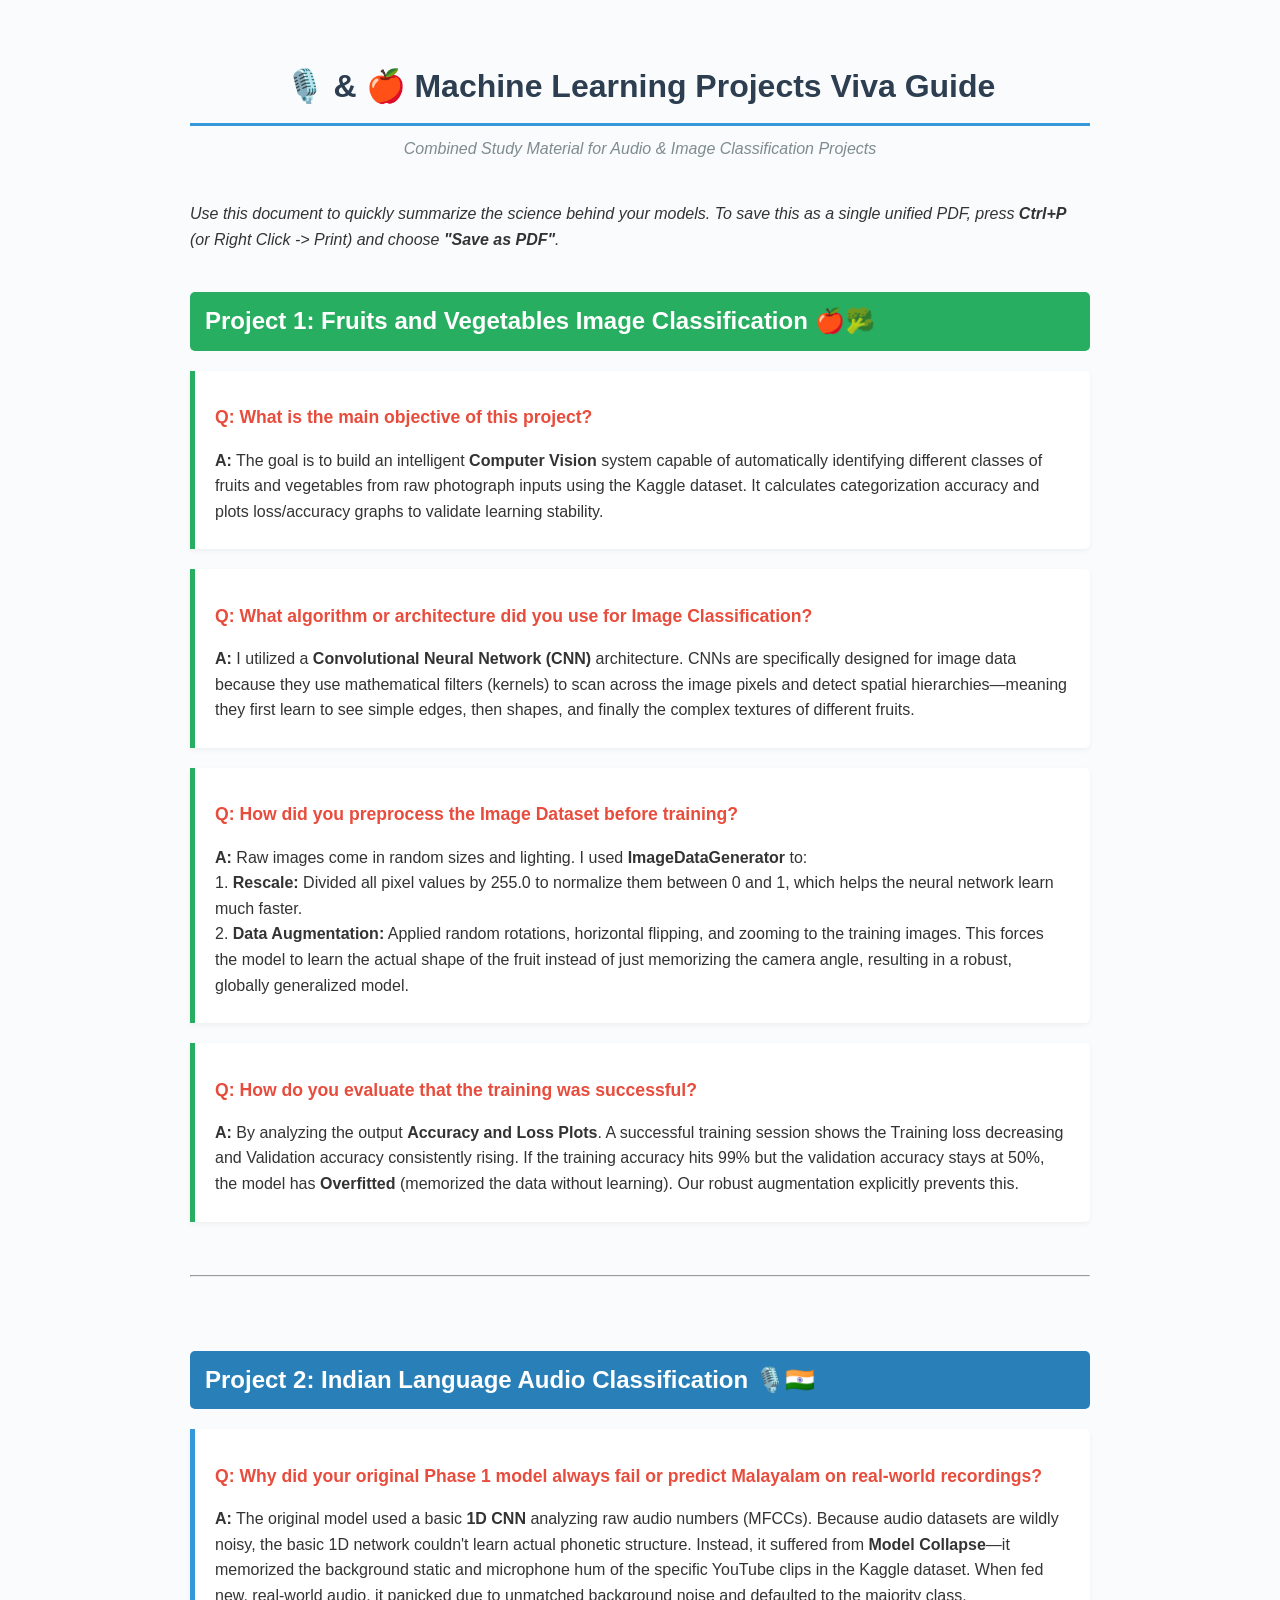
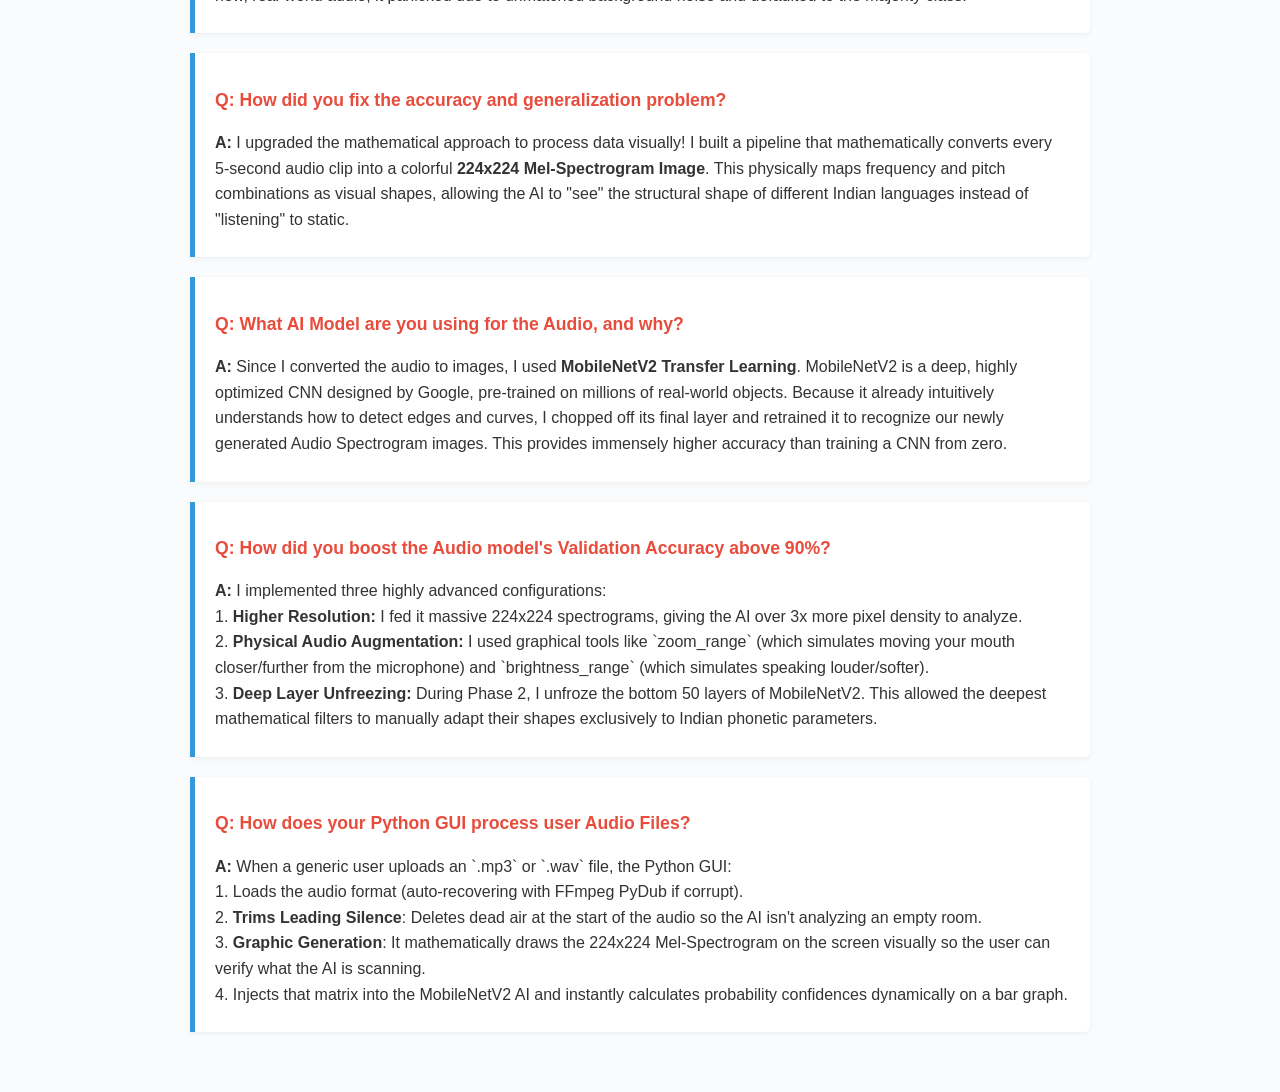
<file: Combined_ML_Projects_Viva_Guide.html>
<!DOCTYPE html>
<html lang="en">
<head>
    <meta charset="UTF-8">
    <meta name="viewport" content="width=device-width, initial-scale=1.0">
    <title>Viva Preparation Guide - Machine Learning Projects</title>
    <style>
        body {
            font-family: 'Segoe UI', Tahoma, Geneva, Verdana, sans-serif;
            line-height: 1.6;
            color: #333;
            max-width: 900px;
            margin: 0 auto;
            padding: 40px 20px;
            background-color: #f9fbfd;
        }
        h1 {
            color: #2c3e50;
            text-align: center;
            border-bottom: 3px solid #3498db;
            padding-bottom: 10px;
            margin-bottom: 30px;
        }
        h2 {
            color: #fff;
            background-color: #2980b9;
            padding: 10px 15px;
            border-radius: 5px;
            margin-top: 40px;
        }
        .concept-box {
            background-color: #fff;
            border-left: 5px solid #3498db;
            padding: 15px 20px;
            margin: 20px 0;
            box-shadow: 0 2px 5px rgba(0,0,0,0.05);
            border-radius: 0 5px 5px 0;
        }
        .concept-box-green {
            background-color: #fff;
            border-left: 5px solid #27ae60;
            padding: 15px 20px;
            margin: 20px 0;
            box-shadow: 0 2px 5px rgba(0,0,0,0.05);
            border-radius: 0 5px 5px 0;
        }
        .question {
            font-weight: bold;
            color: #e74c3c;
            margin-bottom: 5px;
            font-size: 1.1em;
        }
        .answer {
            margin-bottom: 10px;
        }
        .project-title {
            text-align: center;
            color: #7f8c8d;
            font-style: italic;
            margin-top: -20px;
            margin-bottom: 40px;
        }
    </style>
</head>
<body>

    <h1>🎙️ & 🍎 Machine Learning Projects Viva Guide</h1>
    <p class="project-title">Combined Study Material for Audio & Image Classification Projects</p>
    <p><em>Use this document to quickly summarize the science behind your models. To save this as a single unified PDF, press <strong>Ctrl+P</strong> (or Right Click -> Print) and choose <strong>"Save as PDF"</strong>.</em></p>

    <!-- PROJECT 1: FRUITS AND VEGETABLES -->
    <h2 style="background-color: #27ae60;">Project 1: Fruits and Vegetables Image Classification 🍎🥦</h2>
    
    <div class="concept-box-green">
        <p class="question">Q: What is the main objective of this project?</p>
        <p class="answer"><strong>A:</strong> The goal is to build an intelligent <strong>Computer Vision</strong> system capable of automatically identifying different classes of fruits and vegetables from raw photograph inputs using the Kaggle dataset. It calculates categorization accuracy and plots loss/accuracy graphs to validate learning stability.</p>
    </div>

    <div class="concept-box-green">
        <p class="question">Q: What algorithm or architecture did you use for Image Classification?</p>
        <p class="answer"><strong>A:</strong> I utilized a <strong>Convolutional Neural Network (CNN)</strong> architecture. CNNs are specifically designed for image data because they use mathematical filters (kernels) to scan across the image pixels and detect spatial hierarchies—meaning they first learn to see simple edges, then shapes, and finally the complex textures of different fruits.</p>
    </div>

    <div class="concept-box-green">
        <p class="question">Q: How did you preprocess the Image Dataset before training?</p>
        <p class="answer"><strong>A:</strong> Raw images come in random sizes and lighting. I used <strong>ImageDataGenerator</strong> to:<br>
        1. <strong>Rescale:</strong> Divided all pixel values by 255.0 to normalize them between 0 and 1, which helps the neural network learn much faster.<br>
        2. <strong>Data Augmentation:</strong> Applied random rotations, horizontal flipping, and zooming to the training images. This forces the model to learn the actual shape of the fruit instead of just memorizing the camera angle, resulting in a robust, globally generalized model.</p>
    </div>

    <div class="concept-box-green">
        <p class="question">Q: How do you evaluate that the training was successful?</p>
        <p class="answer"><strong>A:</strong> By analyzing the output <strong>Accuracy and Loss Plots</strong>. A successful training session shows the Training loss decreasing and Validation accuracy consistently rising. If the training accuracy hits 99% but the validation accuracy stays at 50%, the model has <strong>Overfitted</strong> (memorized the data without learning). Our robust augmentation explicitly prevents this.</p>
    </div>


    <br><hr><br>


    <!-- PROJECT 2: INDIAN LANGUAGE AUDIO -->
    <h2 style="background-color: #2980b9;">Project 2: Indian Language Audio Classification 🎙️🇮🇳</h2>

    <div class="concept-box">
        <p class="question">Q: Why did your original Phase 1 model always fail or predict Malayalam on real-world recordings?</p>
        <p class="answer"><strong>A:</strong> The original model used a basic <strong>1D CNN</strong> analyzing raw audio numbers (MFCCs). Because audio datasets are wildly noisy, the basic 1D network couldn't learn actual phonetic structure. Instead, it suffered from <strong>Model Collapse</strong>—it memorized the background static and microphone hum of the specific YouTube clips in the Kaggle dataset. When fed new, real-world audio, it panicked due to unmatched background noise and defaulted to the majority class.</p>
    </div>

    <div class="concept-box">
        <p class="question">Q: How did you fix the accuracy and generalization problem?</p>
        <p class="answer"><strong>A:</strong> I upgraded the mathematical approach to process data visually! I built a pipeline that mathematically converts every 5-second audio clip into a colorful <strong>224x224 Mel-Spectrogram Image</strong>. This physically maps frequency and pitch combinations as visual shapes, allowing the AI to "see" the structural shape of different Indian languages instead of "listening" to static.</p>
    </div>

    <div class="concept-box">
        <p class="question">Q: What AI Model are you using for the Audio, and why?</p>
        <p class="answer"><strong>A:</strong> Since I converted the audio to images, I used <strong>MobileNetV2 Transfer Learning</strong>. MobileNetV2 is a deep, highly optimized CNN designed by Google, pre-trained on millions of real-world objects. Because it already intuitively understands how to detect edges and curves, I chopped off its final layer and retrained it to recognize our newly generated Audio Spectrogram images. This provides immensely higher accuracy than training a CNN from zero.</p>
    </div>

    <div class="concept-box">
        <p class="question">Q: How did you boost the Audio model's Validation Accuracy above 90%?</p>
        <p class="answer"><strong>A:</strong> I implemented three highly advanced configurations:<br>
        1. <strong>Higher Resolution:</strong> I fed it massive 224x224 spectrograms, giving the AI over 3x more pixel density to analyze.<br>
        2. <strong>Physical Audio Augmentation:</strong> I used graphical tools like `zoom_range` (which simulates moving your mouth closer/further from the microphone) and `brightness_range` (which simulates speaking louder/softer).<br>
        3. <strong>Deep Layer Unfreezing:</strong> During Phase 2, I unfroze the bottom 50 layers of MobileNetV2. This allowed the deepest mathematical filters to manually adapt their shapes exclusively to Indian phonetic parameters.</p>
    </div>

    <div class="concept-box">
        <p class="question">Q: How does your Python GUI process user Audio Files?</p>
        <p class="answer"><strong>A:</strong> When a generic user uploads an `.mp3` or `.wav` file, the Python GUI:<br>
        1. Loads the audio format (auto-recovering with FFmpeg PyDub if corrupt).<br>
        2. <strong>Trims Leading Silence</strong>: Deletes dead air at the start of the audio so the AI isn't analyzing an empty room.<br>
        3. <strong>Graphic Generation</strong>: It mathematically draws the 224x224 Mel-Spectrogram on the screen visually so the user can verify what the AI is scanning.<br>
        4. Injects that matrix into the MobileNetV2 AI and instantly calculates probability confidences dynamically on a bar graph.</p>
    </div>

</body>
</html>
</file>
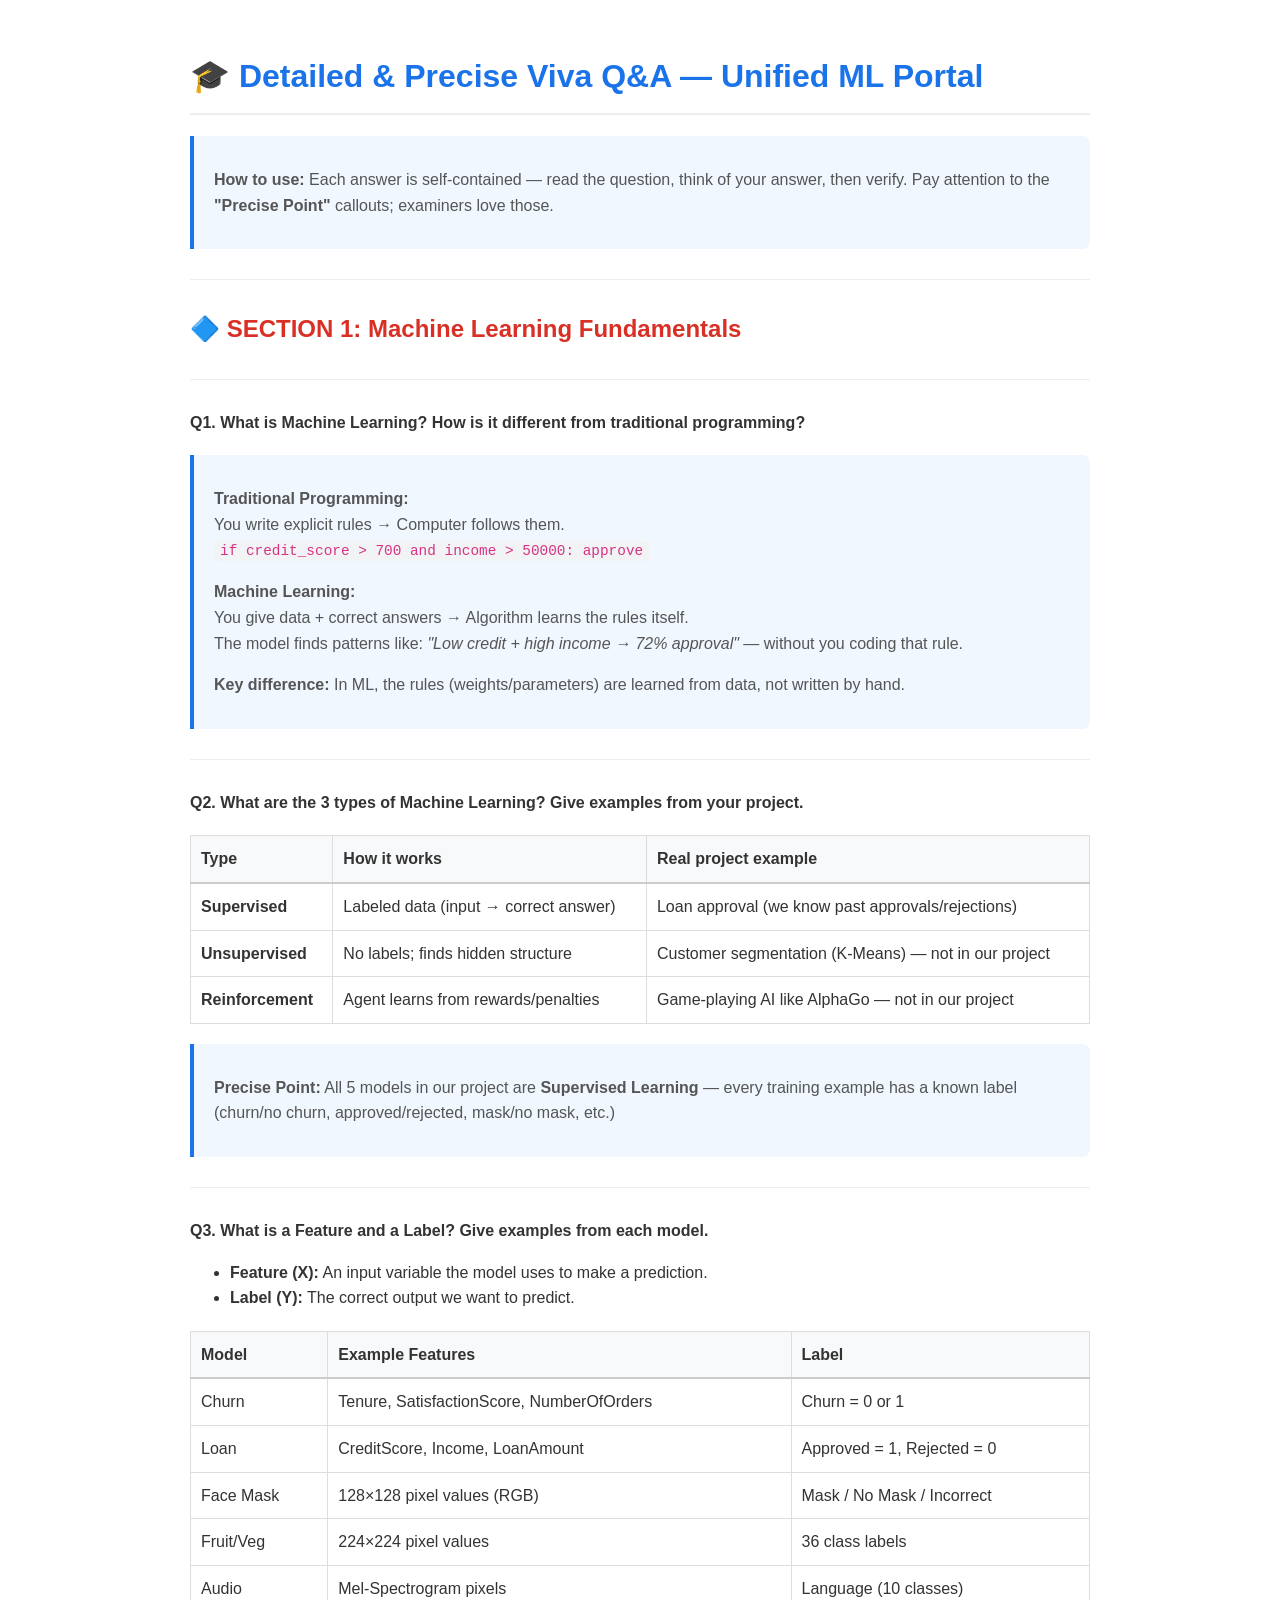
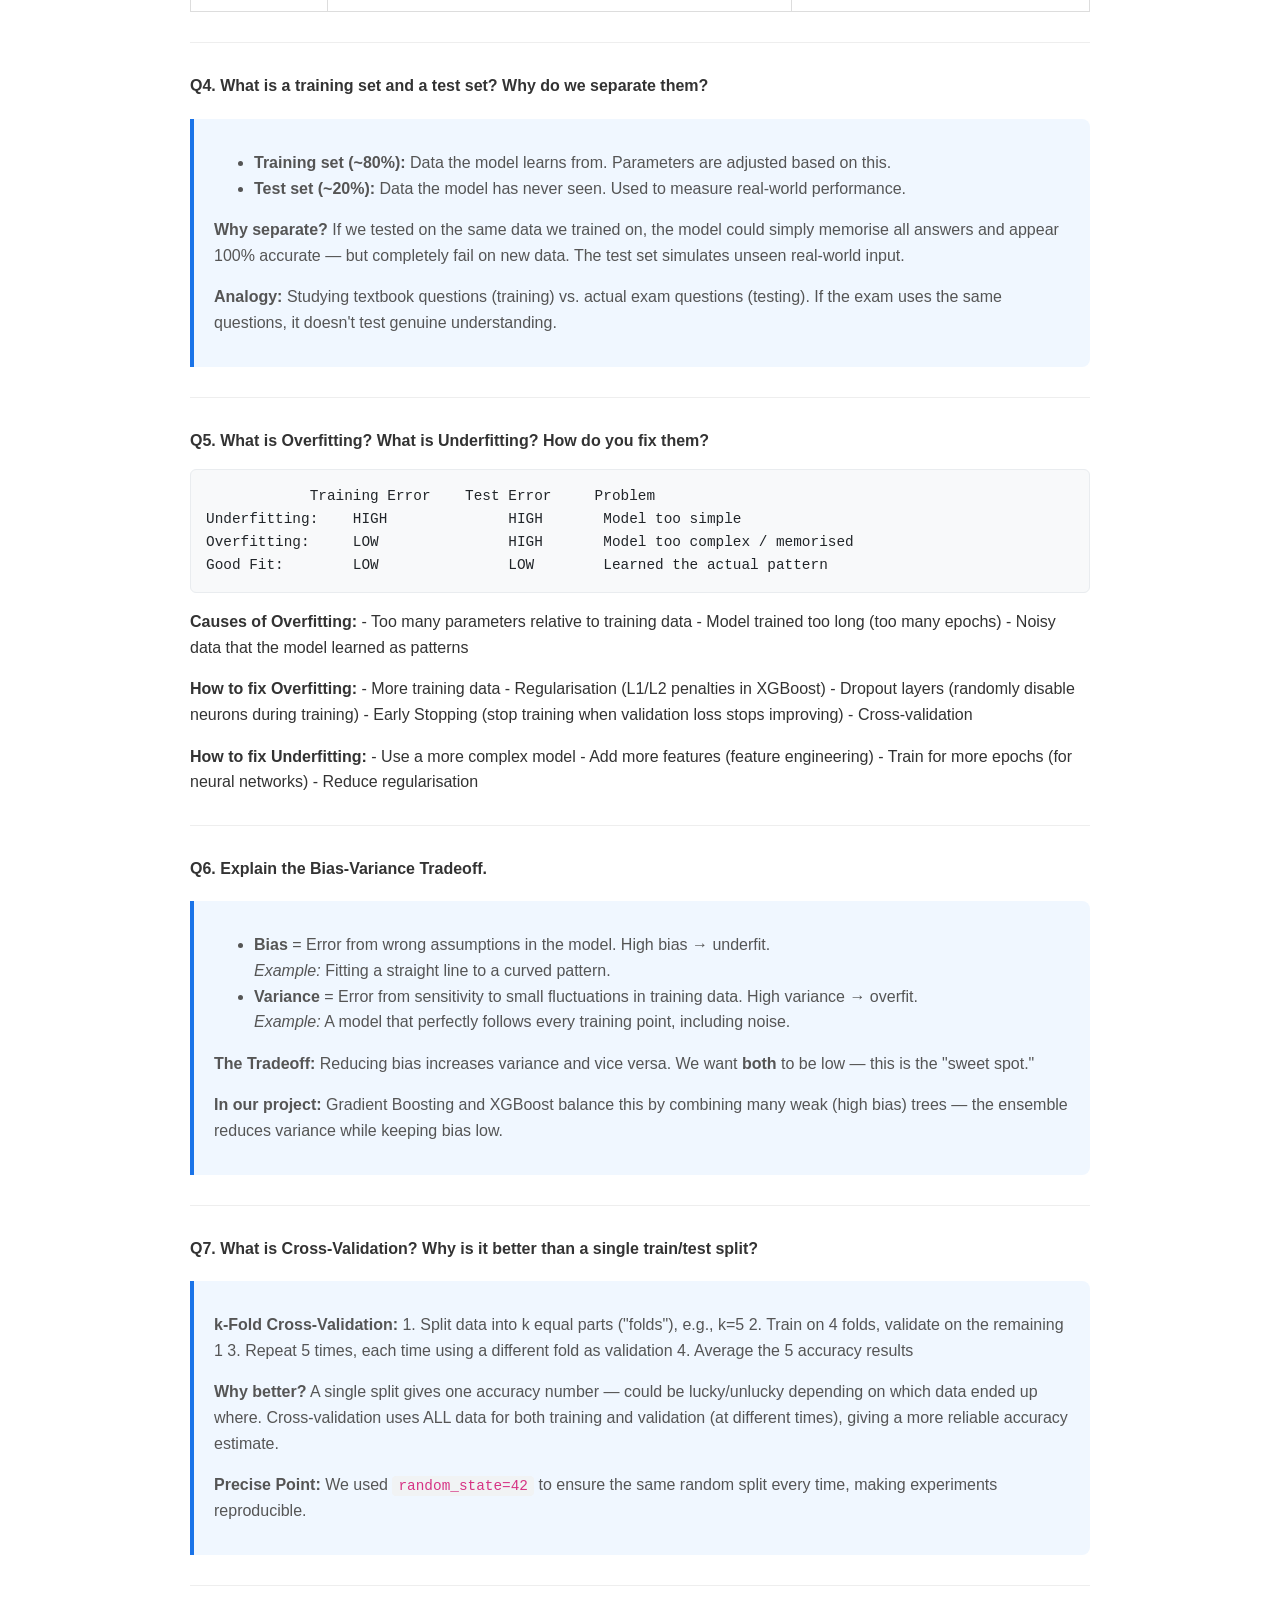
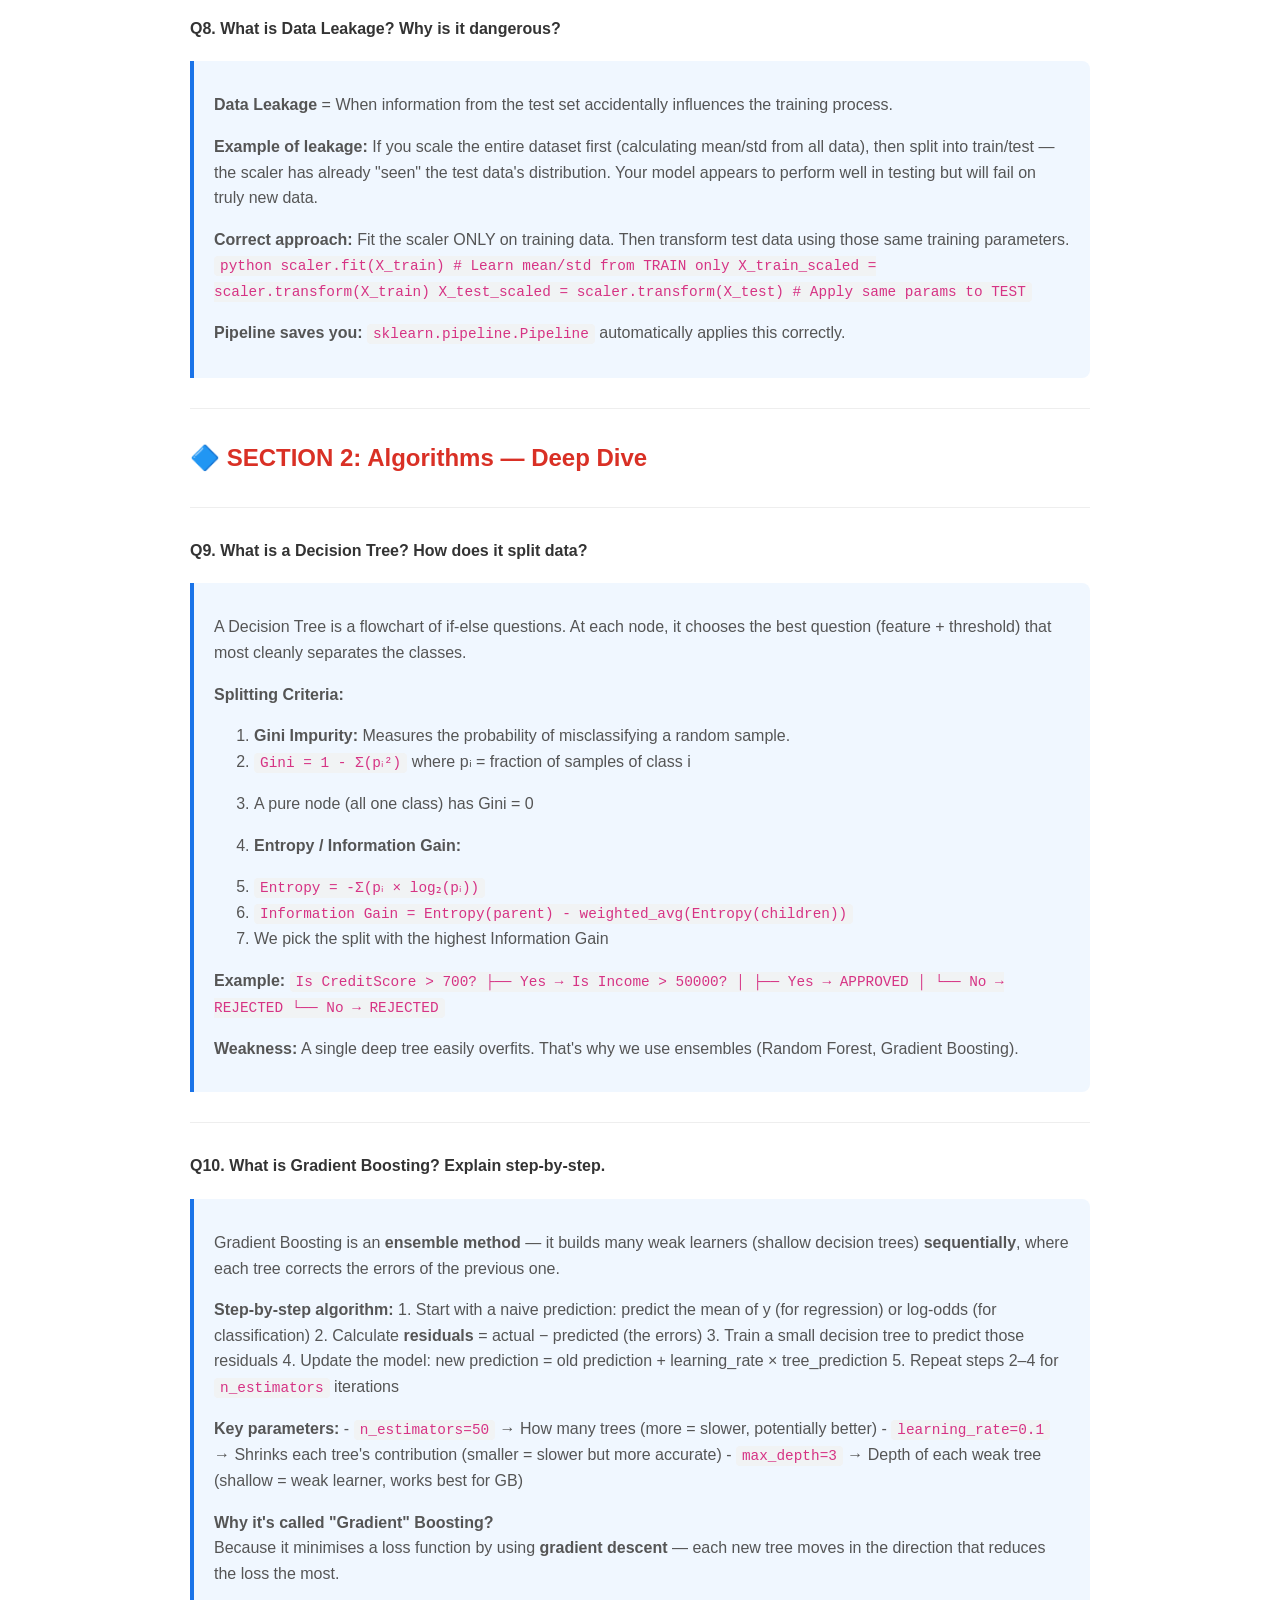
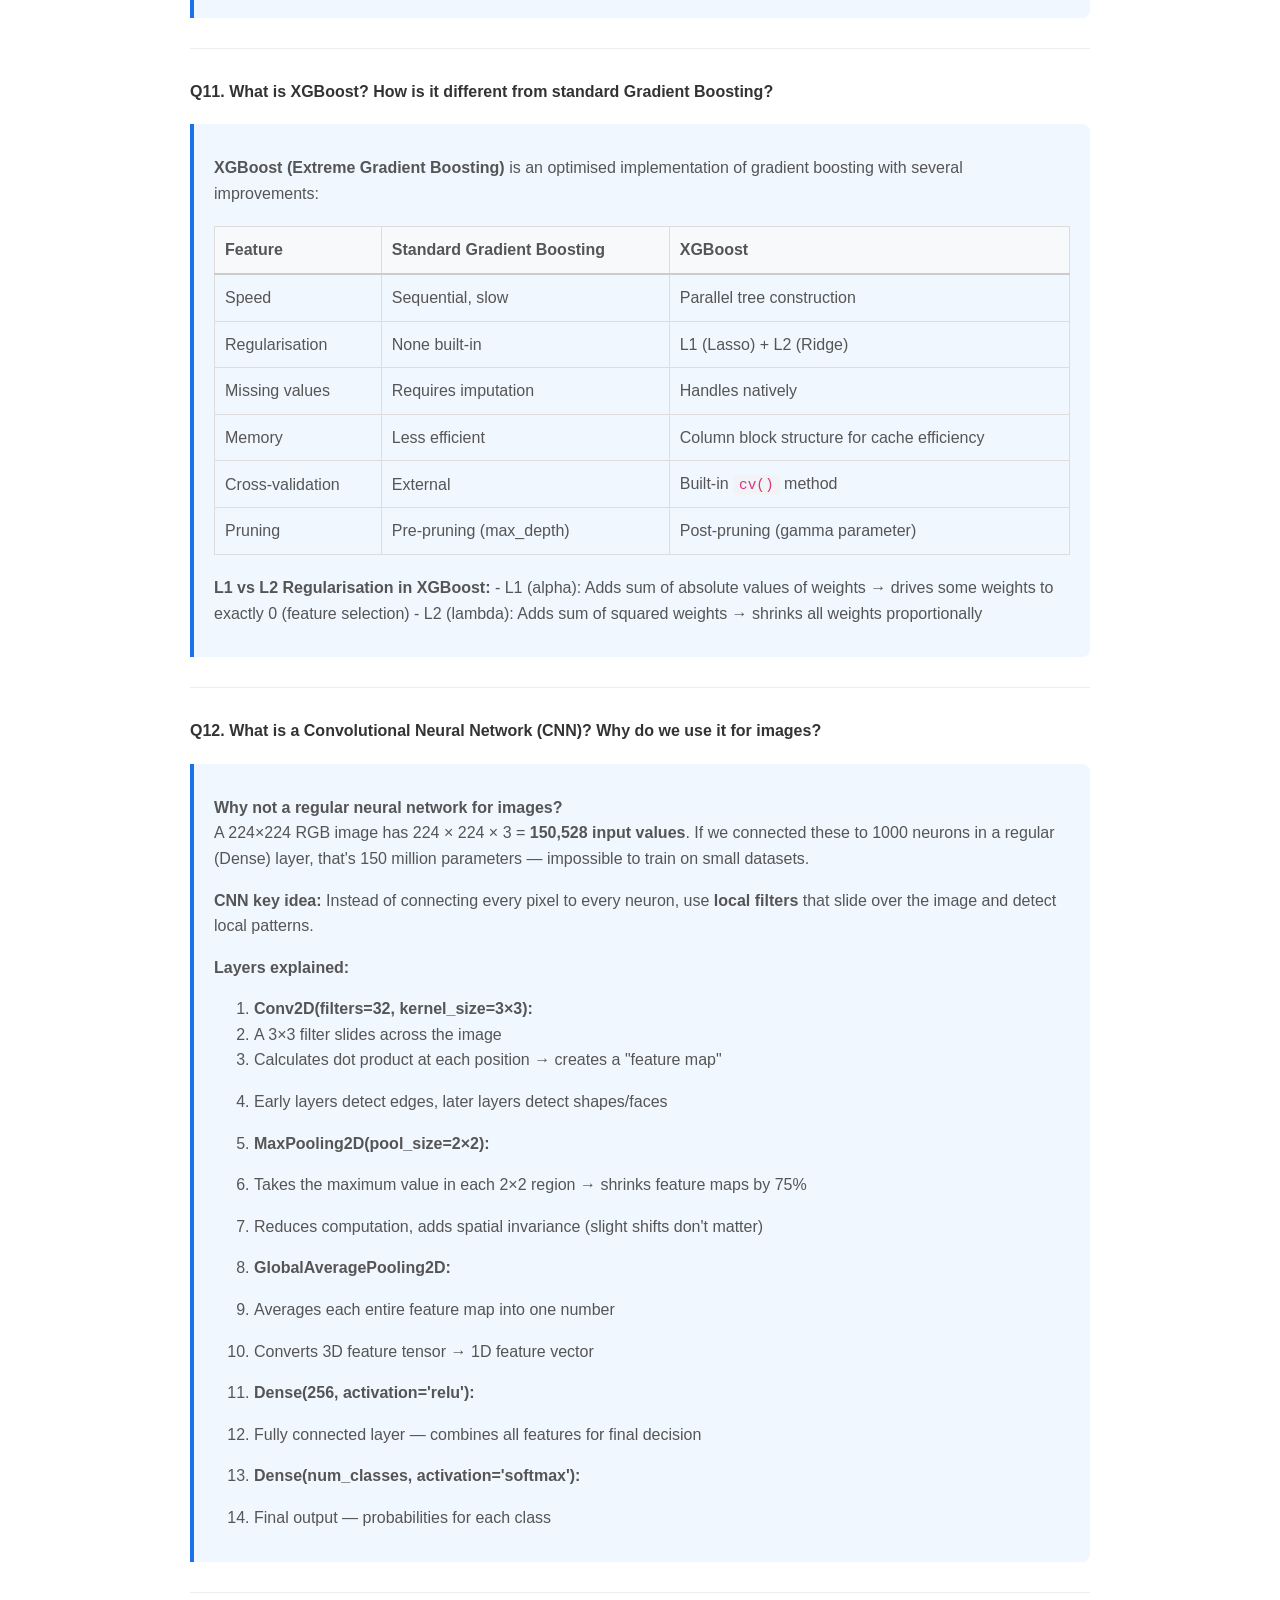
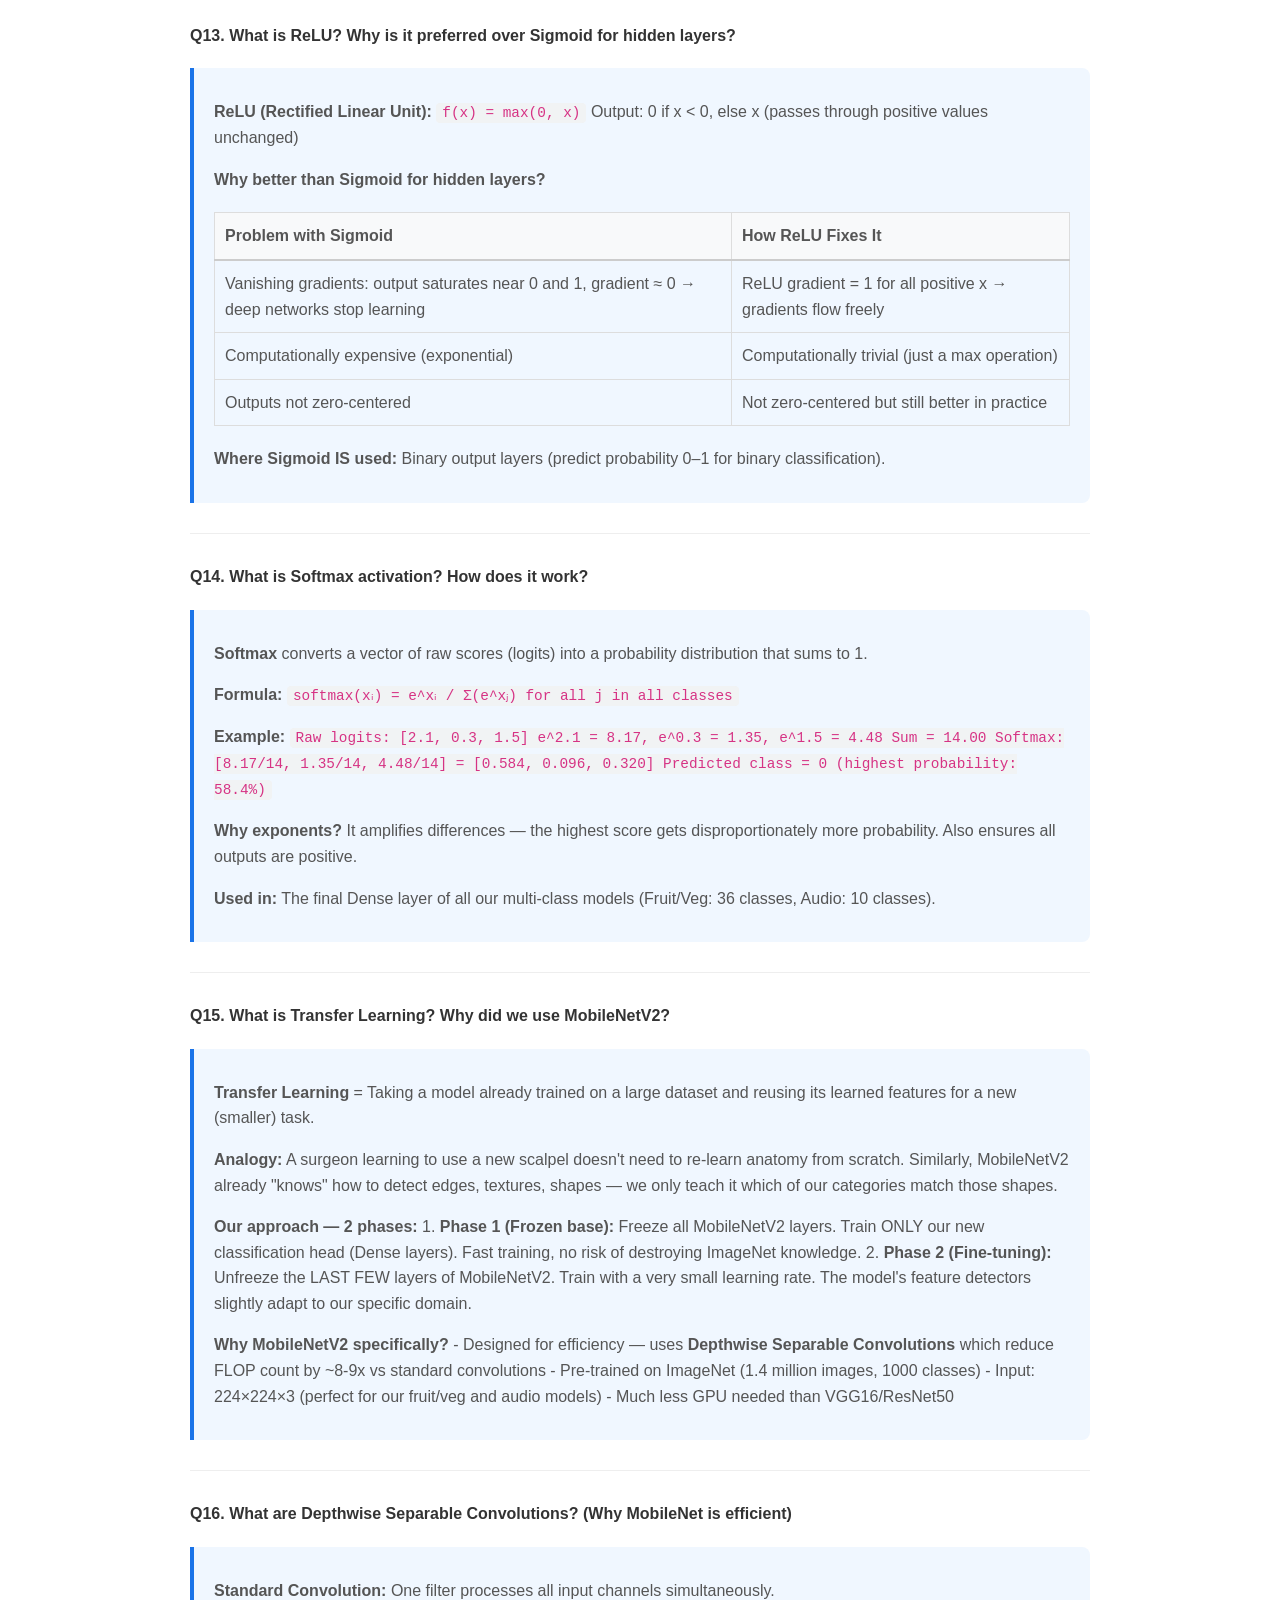
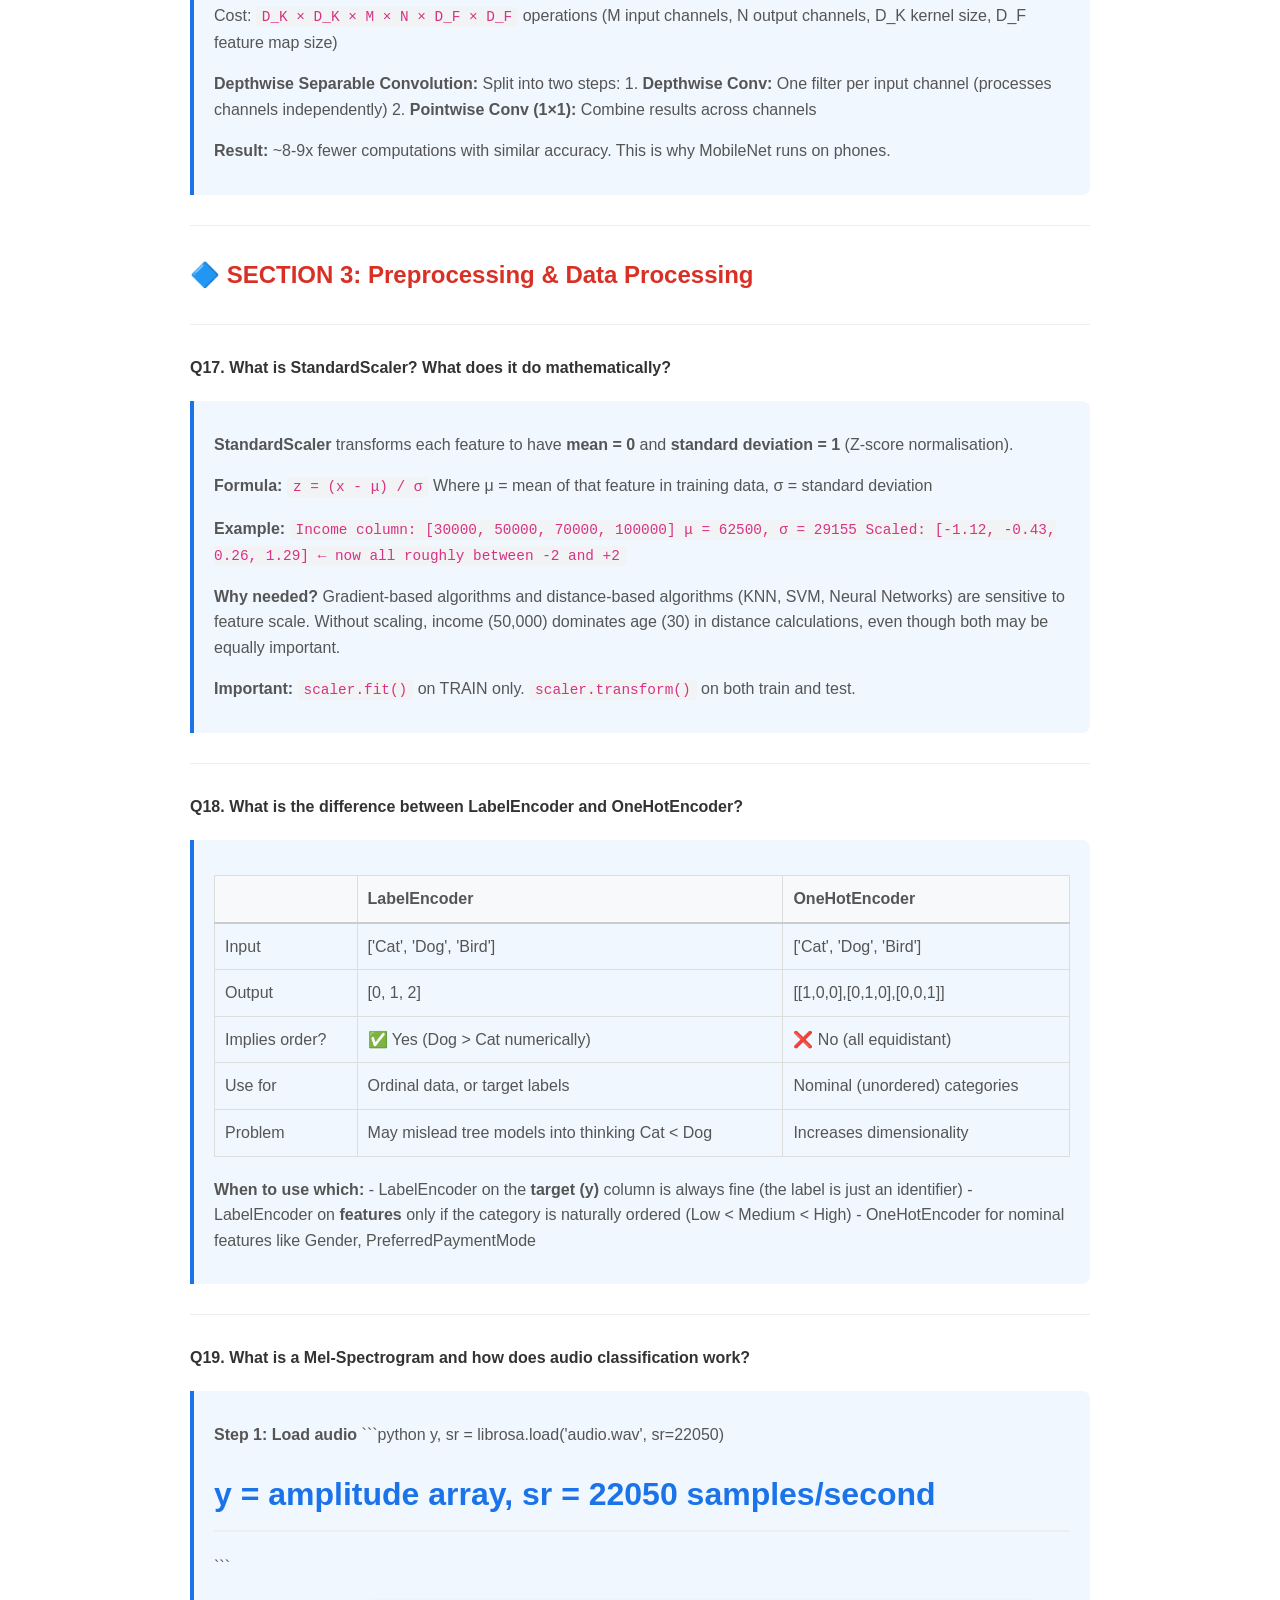
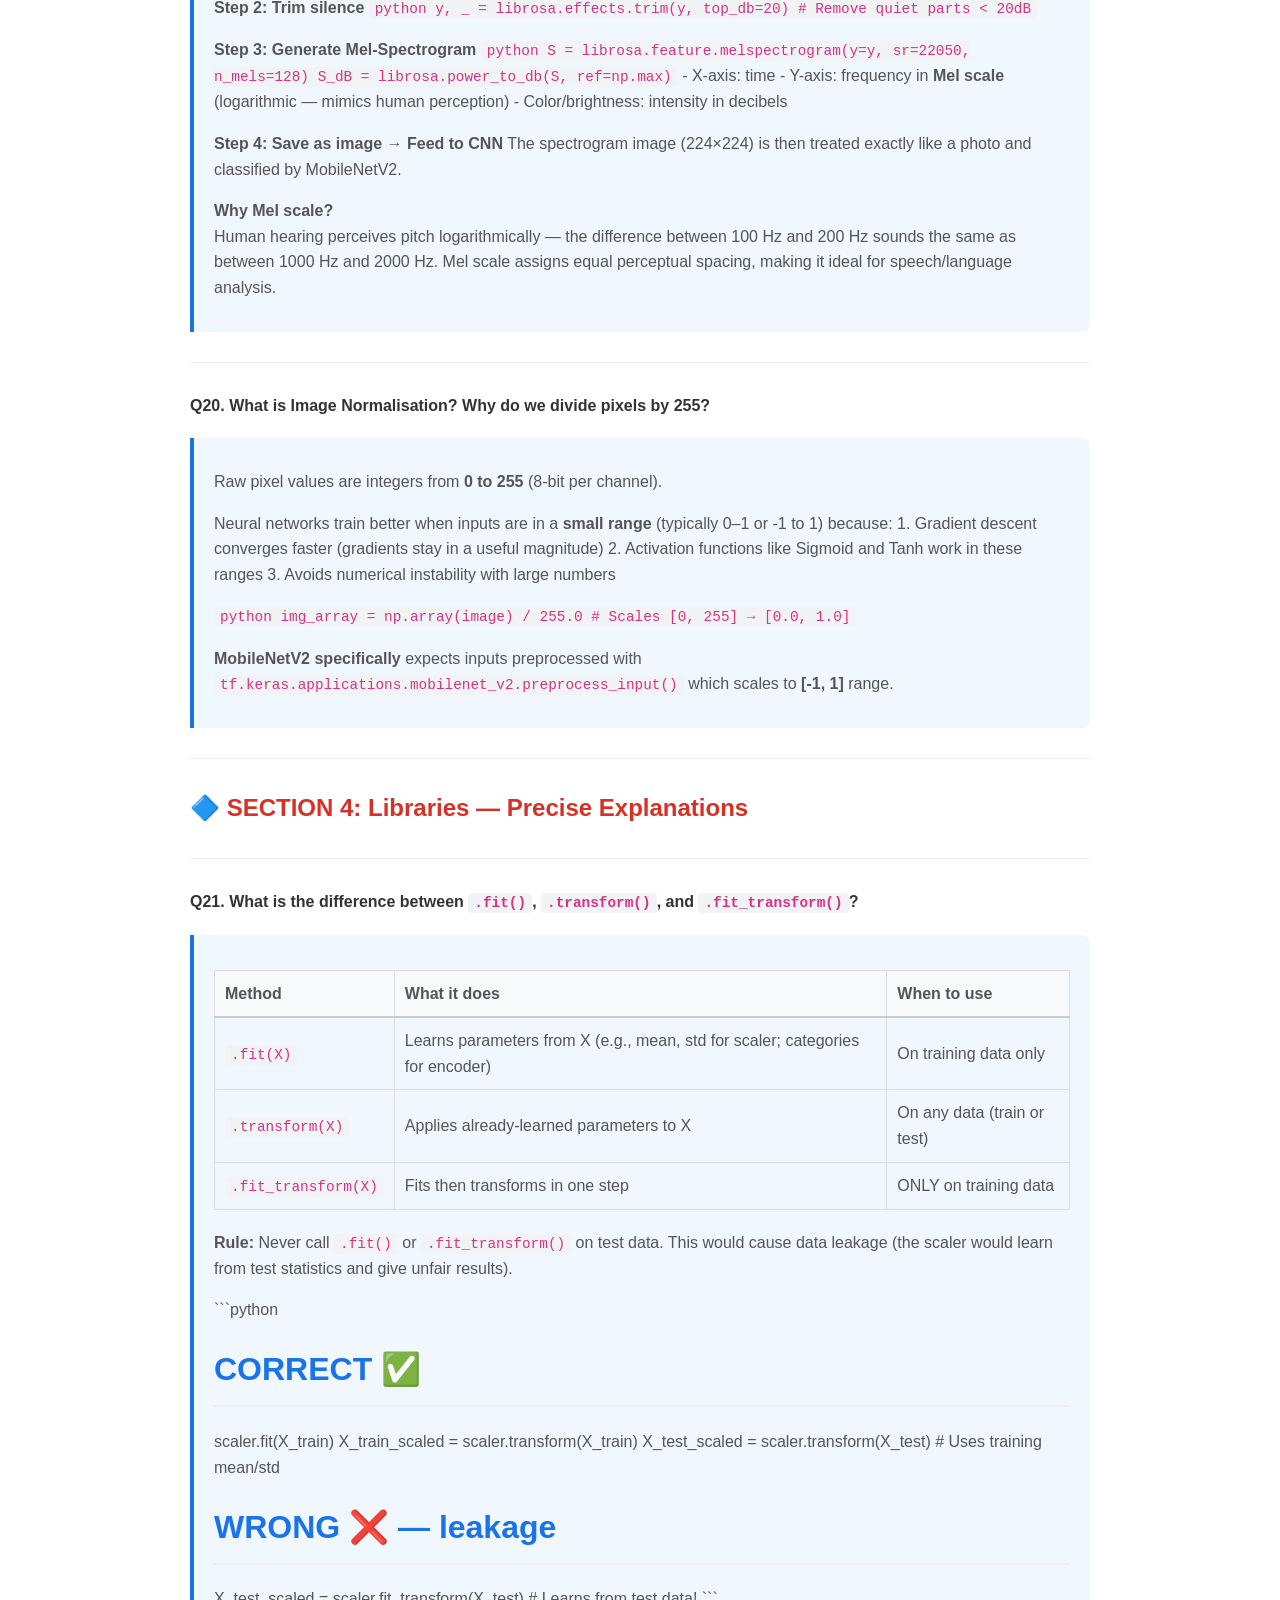
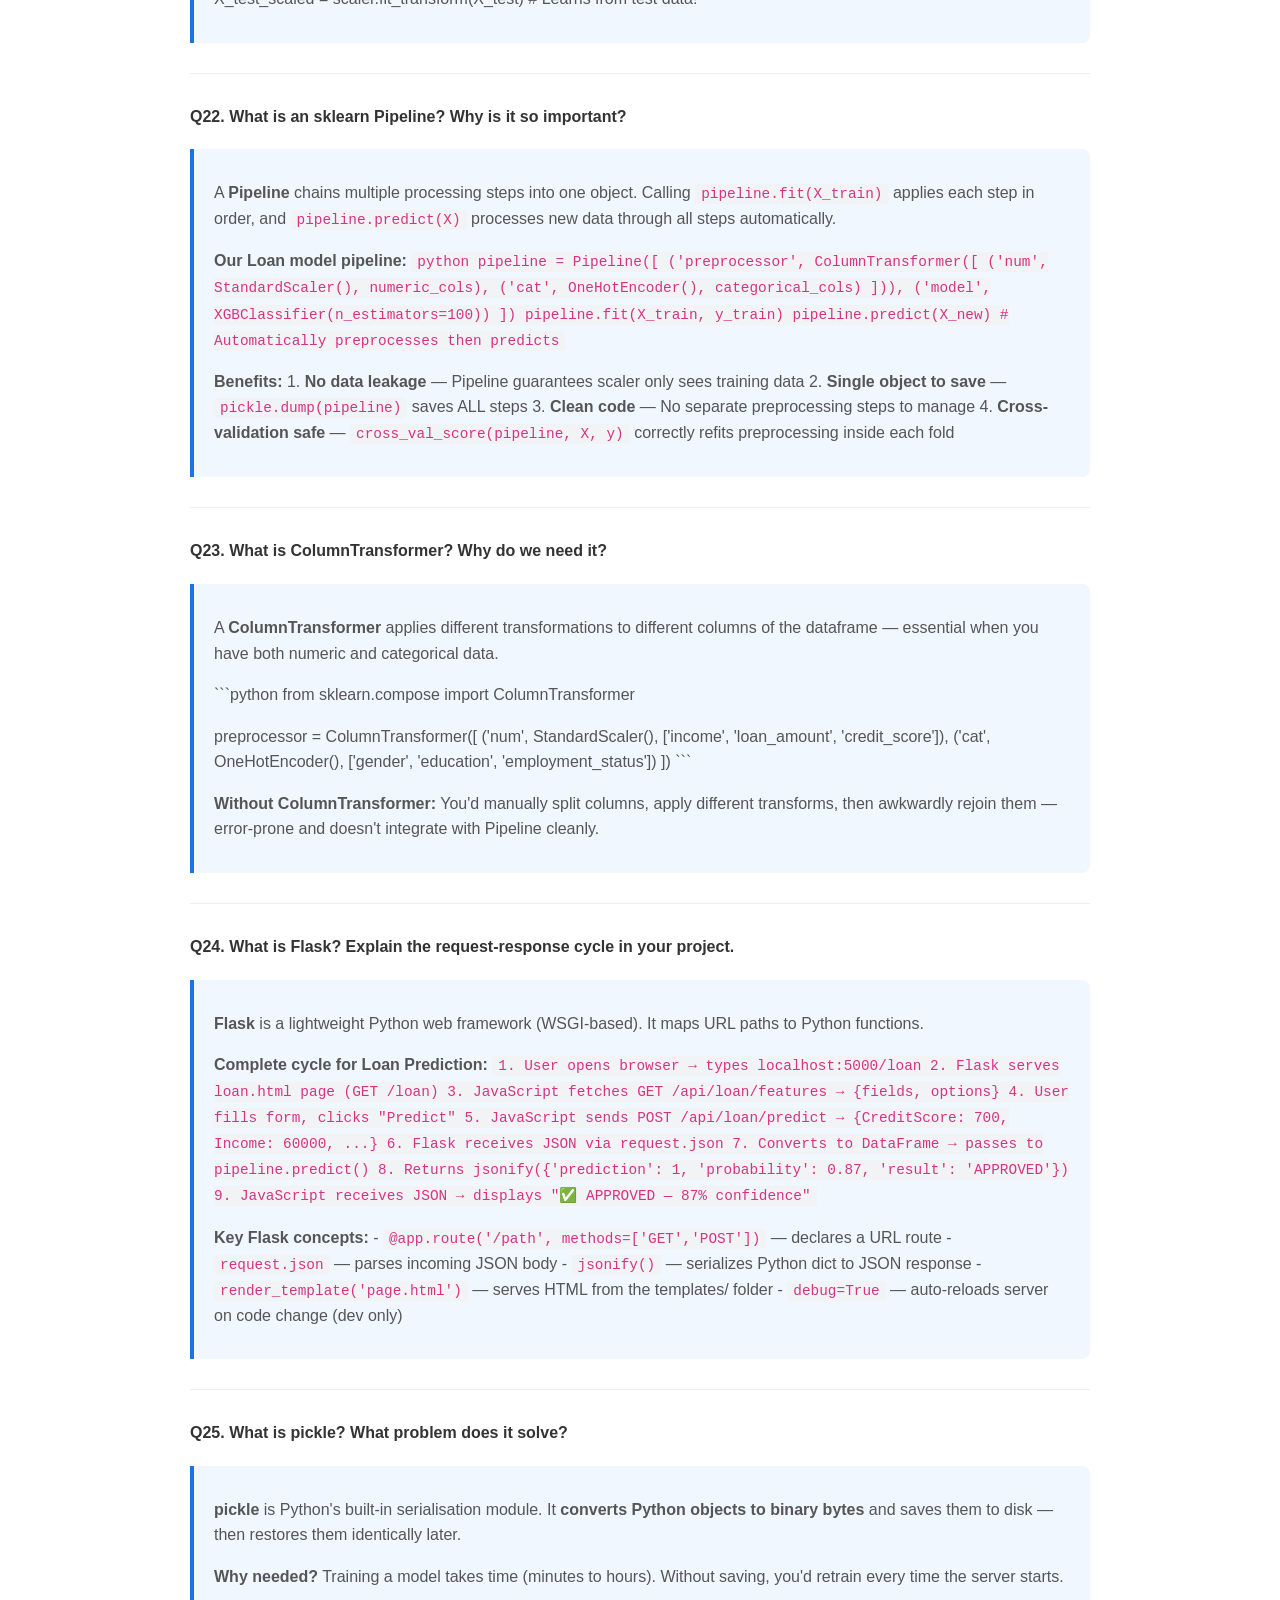
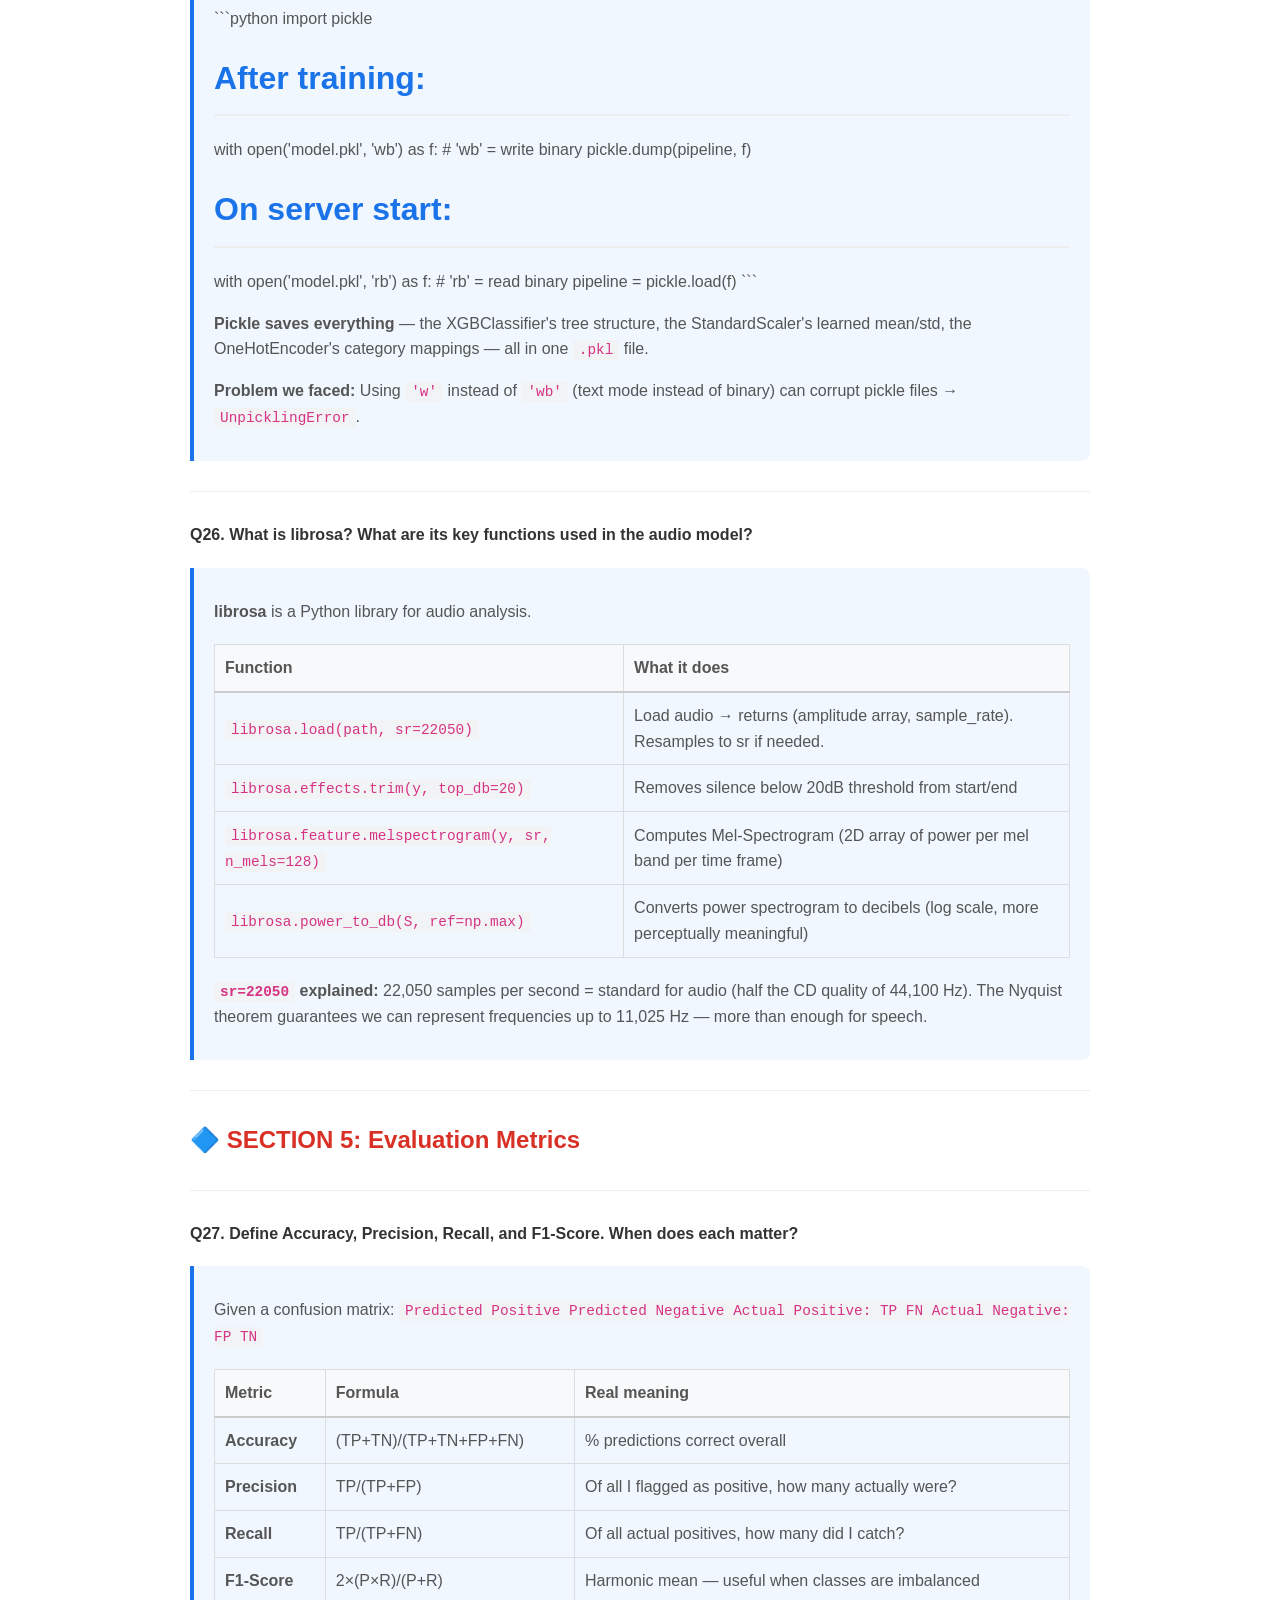
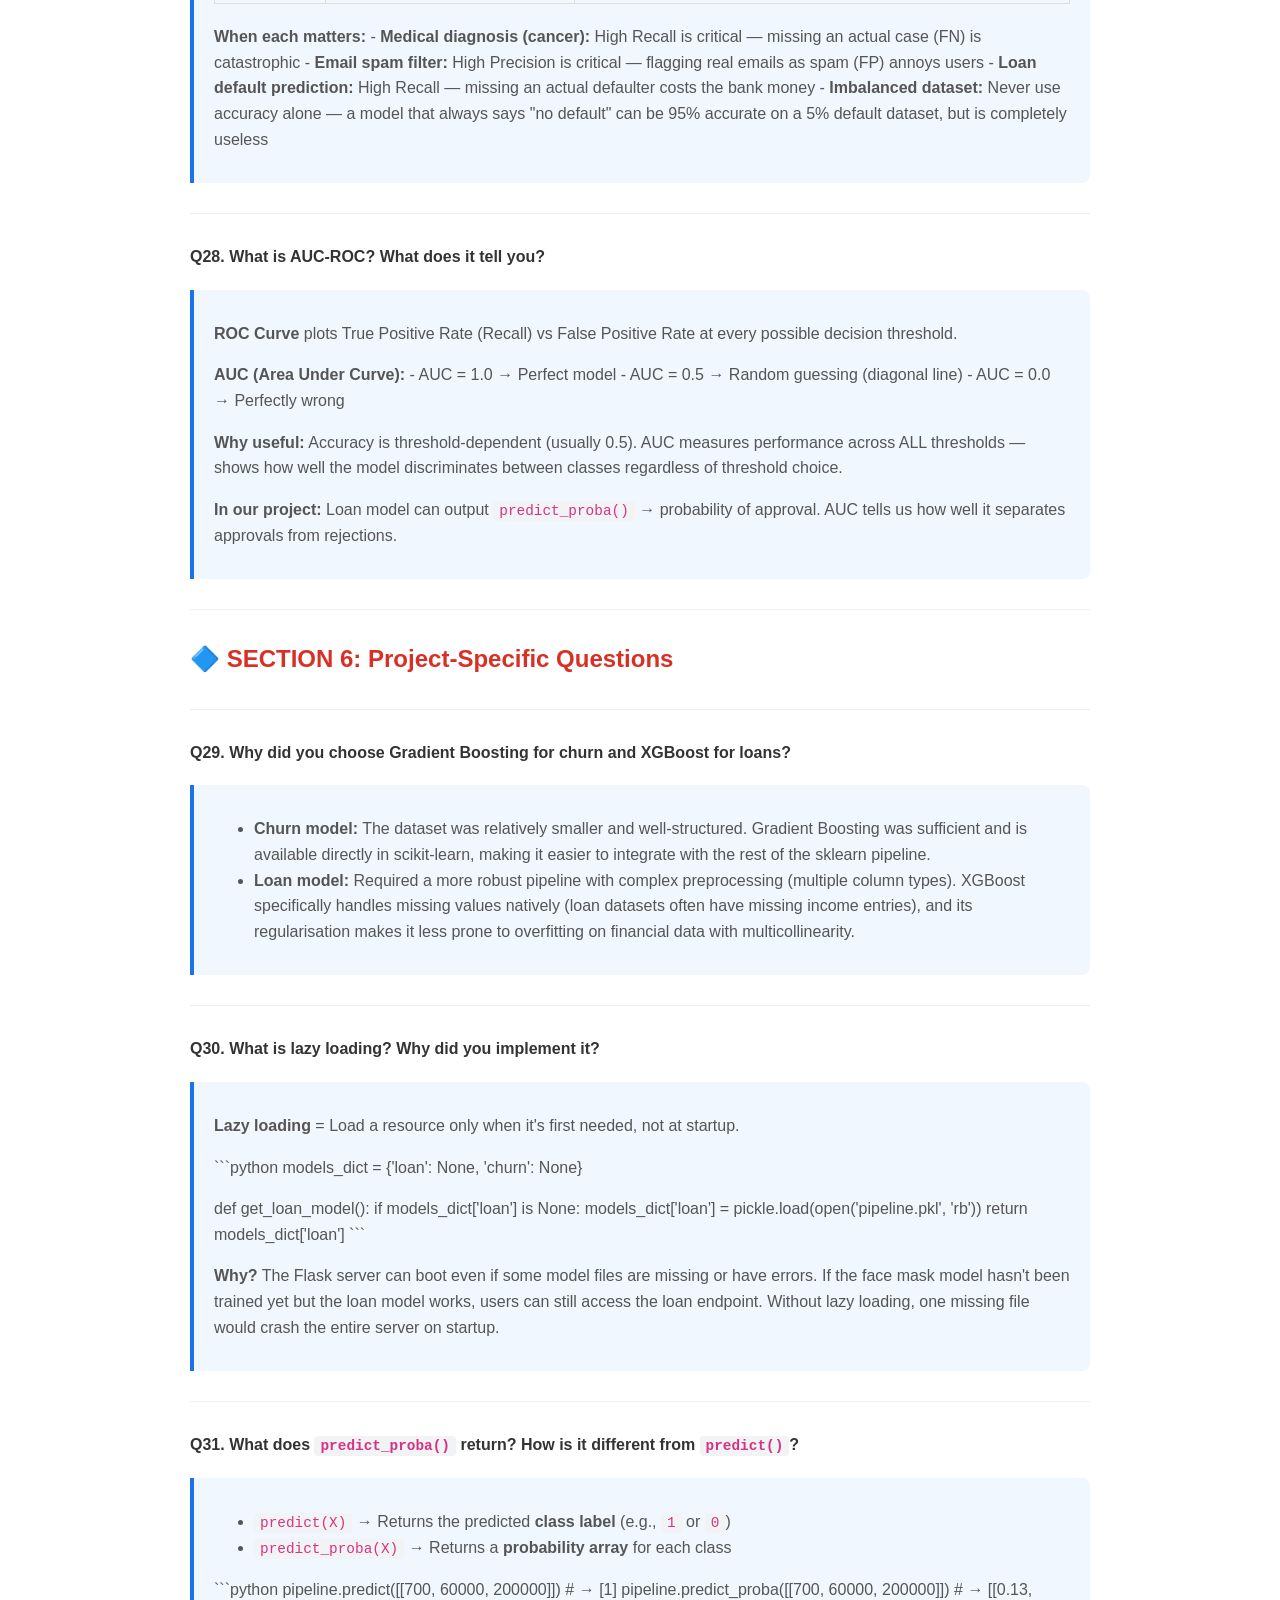
<file: detailed_viva_qna.html>
<!DOCTYPE html>
<html>
<head>
<meta charset="utf-8">
<style>
    body { font-family: -apple-system, BlinkMacSystemFont, "Segoe UI", Roboto, "Helvetica Neue", Arial, sans-serif; line-height: 1.6; max-width: 900px; margin: 0 auto; padding: 30px; color: #333; }
    h1 { color: #1a73e8; border-bottom: 2px solid #eee; padding-bottom: 10px; }
    h2 { color: #d93025; margin-top: 30px; }
    h3 { color: #188038; }
    table { border-collapse: collapse; width: 100%; margin: 20px 0; }
    th, td { border: 1px solid #ddd; padding: 10px; text-align: left; }
    th { background-color: #f8f9fa; font-weight: bold; border-bottom: 2px solid #ccc; }
    code { background-color: #f1f3f4; padding: 2px 6px; border-radius: 4px; font-family: SFMono-Regular, Consolas, "Liberation Mono", Menlo, monospace; font-size: 90%; color: #d63384; }
    pre { background-color: #f8f9fa; padding: 15px; border-radius: 6px; border: 1px solid #e9ecef; overflow-x: auto; }
    pre code { background-color: transparent; color: #212529; padding: 0; }
    blockquote { border-left: 4px solid #1a73e8; margin: 20px 0; padding: 15px 20px; background-color: #f0f7ff; border-radius: 0 8px 8px 0; color: #555; }
    hr { border: 0; border-top: 1px solid #eee; margin: 30px 0; }
</style>
</head>
<body>
<h1>🎓 Detailed &amp; Precise Viva Q&amp;A — Unified ML Portal</h1>
<blockquote>
<p><strong>How to use:</strong> Each answer is self-contained — read the question, think of your answer, then verify. Pay attention to the <strong>"Precise Point"</strong> callouts; examiners love those.</p>
</blockquote>
<hr />
<h2>🔷 SECTION 1: Machine Learning Fundamentals</h2>
<hr />
<p><strong>Q1. What is Machine Learning? How is it different from traditional programming?</strong></p>
<blockquote>
<p><strong>Traditional Programming:</strong><br />
You write explicit rules → Computer follows them.<br />
<code>if credit_score &gt; 700 and income &gt; 50000: approve</code></p>
<p><strong>Machine Learning:</strong><br />
You give data + correct answers → Algorithm learns the rules itself.<br />
The model finds patterns like: <em>"Low credit + high income → 72% approval"</em> — without you coding that rule.</p>
<p><strong>Key difference:</strong> In ML, the rules (weights/parameters) are learned from data, not written by hand.</p>
</blockquote>
<hr />
<p><strong>Q2. What are the 3 types of Machine Learning? Give examples from your project.</strong></p>
<table>
<thead>
<tr>
<th>Type</th>
<th>How it works</th>
<th>Real project example</th>
</tr>
</thead>
<tbody>
<tr>
<td><strong>Supervised</strong></td>
<td>Labeled data (input → correct answer)</td>
<td>Loan approval (we know past approvals/rejections)</td>
</tr>
<tr>
<td><strong>Unsupervised</strong></td>
<td>No labels; finds hidden structure</td>
<td>Customer segmentation (K-Means) — not in our project</td>
</tr>
<tr>
<td><strong>Reinforcement</strong></td>
<td>Agent learns from rewards/penalties</td>
<td>Game-playing AI like AlphaGo — not in our project</td>
</tr>
</tbody>
</table>
<blockquote>
<p><strong>Precise Point:</strong> All 5 models in our project are <strong>Supervised Learning</strong> — every training example has a known label (churn/no churn, approved/rejected, mask/no mask, etc.)</p>
</blockquote>
<hr />
<p><strong>Q3. What is a Feature and a Label? Give examples from each model.</strong></p>
<ul>
<li><strong>Feature (X):</strong> An input variable the model uses to make a prediction.</li>
<li><strong>Label (Y):</strong> The correct output we want to predict.</li>
</ul>
<table>
<thead>
<tr>
<th>Model</th>
<th>Example Features</th>
<th>Label</th>
</tr>
</thead>
<tbody>
<tr>
<td>Churn</td>
<td>Tenure, SatisfactionScore, NumberOfOrders</td>
<td>Churn = 0 or 1</td>
</tr>
<tr>
<td>Loan</td>
<td>CreditScore, Income, LoanAmount</td>
<td>Approved = 1, Rejected = 0</td>
</tr>
<tr>
<td>Face Mask</td>
<td>128×128 pixel values (RGB)</td>
<td>Mask / No Mask / Incorrect</td>
</tr>
<tr>
<td>Fruit/Veg</td>
<td>224×224 pixel values</td>
<td>36 class labels</td>
</tr>
<tr>
<td>Audio</td>
<td>Mel-Spectrogram pixels</td>
<td>Language (10 classes)</td>
</tr>
</tbody>
</table>
<hr />
<p><strong>Q4. What is a training set and a test set? Why do we separate them?</strong></p>
<blockquote>
<ul>
<li><strong>Training set (~80%):</strong> Data the model learns from. Parameters are adjusted based on this.</li>
<li><strong>Test set (~20%):</strong> Data the model has never seen. Used to measure real-world performance.</li>
</ul>
<p><strong>Why separate?</strong> If we tested on the same data we trained on, the model could simply memorise all answers and appear 100% accurate — but completely fail on new data. The test set simulates unseen real-world input.</p>
<p><strong>Analogy:</strong> Studying textbook questions (training) vs. actual exam questions (testing). If the exam uses the same questions, it doesn't test genuine understanding.</p>
</blockquote>
<hr />
<p><strong>Q5. What is Overfitting? What is Underfitting? How do you fix them?</strong></p>
<pre><code>            Training Error    Test Error     Problem
Underfitting:    HIGH              HIGH       Model too simple
Overfitting:     LOW               HIGH       Model too complex / memorised
Good Fit:        LOW               LOW        Learned the actual pattern
</code></pre>
<p><strong>Causes of Overfitting:</strong>
- Too many parameters relative to training data
- Model trained too long (too many epochs)
- Noisy data that the model learned as patterns</p>
<p><strong>How to fix Overfitting:</strong>
- More training data
- Regularisation (L1/L2 penalties in XGBoost)
- Dropout layers (randomly disable neurons during training)
- Early Stopping (stop training when validation loss stops improving)
- Cross-validation</p>
<p><strong>How to fix Underfitting:</strong>
- Use a more complex model
- Add more features (feature engineering)
- Train for more epochs (for neural networks)
- Reduce regularisation</p>
<hr />
<p><strong>Q6. Explain the Bias-Variance Tradeoff.</strong></p>
<blockquote>
<ul>
<li><strong>Bias</strong> = Error from wrong assumptions in the model. High bias → underfit.<br />
<em>Example:</em> Fitting a straight line to a curved pattern.</li>
<li><strong>Variance</strong> = Error from sensitivity to small fluctuations in training data. High variance → overfit.<br />
<em>Example:</em> A model that perfectly follows every training point, including noise.</li>
</ul>
<p><strong>The Tradeoff:</strong> Reducing bias increases variance and vice versa. We want <strong>both</strong> to be low — this is the "sweet spot."</p>
<p><strong>In our project:</strong> Gradient Boosting and XGBoost balance this by combining many weak (high bias) trees — the ensemble reduces variance while keeping bias low.</p>
</blockquote>
<hr />
<p><strong>Q7. What is Cross-Validation? Why is it better than a single train/test split?</strong></p>
<blockquote>
<p><strong>k-Fold Cross-Validation:</strong>
1. Split data into k equal parts ("folds"), e.g., k=5
2. Train on 4 folds, validate on the remaining 1
3. Repeat 5 times, each time using a different fold as validation
4. Average the 5 accuracy results</p>
<p><strong>Why better?</strong> A single split gives one accuracy number — could be lucky/unlucky depending on which data ended up where. Cross-validation uses ALL data for both training and validation (at different times), giving a more reliable accuracy estimate.</p>
<p><strong>Precise Point:</strong> We used <code>random_state=42</code> to ensure the same random split every time, making experiments reproducible.</p>
</blockquote>
<hr />
<p><strong>Q8. What is Data Leakage? Why is it dangerous?</strong></p>
<blockquote>
<p><strong>Data Leakage</strong> = When information from the test set accidentally influences the training process.</p>
<p><strong>Example of leakage:</strong> If you scale the entire dataset first (calculating mean/std from all data), then split into train/test — the scaler has already "seen" the test data's distribution. Your model appears to perform well in testing but will fail on truly new data.</p>
<p><strong>Correct approach:</strong> Fit the scaler ONLY on training data. Then transform test data using those same training parameters.
<code>python
scaler.fit(X_train)         # Learn mean/std from TRAIN only
X_train_scaled = scaler.transform(X_train)
X_test_scaled = scaler.transform(X_test)  # Apply same params to TEST</code></p>
<p><strong>Pipeline saves you:</strong> <code>sklearn.pipeline.Pipeline</code> automatically applies this correctly.</p>
</blockquote>
<hr />
<h2>🔷 SECTION 2: Algorithms — Deep Dive</h2>
<hr />
<p><strong>Q9. What is a Decision Tree? How does it split data?</strong></p>
<blockquote>
<p>A Decision Tree is a flowchart of if-else questions. At each node, it chooses the best question (feature + threshold) that most cleanly separates the classes.</p>
<p><strong>Splitting Criteria:</strong></p>
<ol>
<li><strong>Gini Impurity:</strong> Measures the probability of misclassifying a random sample.</li>
<li><code>Gini = 1 - Σ(pᵢ²)</code> where pᵢ = fraction of samples of class i</li>
<li>
<p>A pure node (all one class) has Gini = 0</p>
</li>
<li>
<p><strong>Entropy / Information Gain:</strong></p>
</li>
<li><code>Entropy = -Σ(pᵢ × log₂(pᵢ))</code></li>
<li><code>Information Gain = Entropy(parent) - weighted_avg(Entropy(children))</code></li>
<li>We pick the split with the highest Information Gain</li>
</ol>
<p><strong>Example:</strong>
<code>Is CreditScore &gt; 700?
├── Yes → Is Income &gt; 50000?
│         ├── Yes → APPROVED
│         └── No  → REJECTED
└── No  → REJECTED</code></p>
<p><strong>Weakness:</strong> A single deep tree easily overfits. That's why we use ensembles (Random Forest, Gradient Boosting).</p>
</blockquote>
<hr />
<p><strong>Q10. What is Gradient Boosting? Explain step-by-step.</strong></p>
<blockquote>
<p>Gradient Boosting is an <strong>ensemble method</strong> — it builds many weak learners (shallow decision trees) <strong>sequentially</strong>, where each tree corrects the errors of the previous one.</p>
<p><strong>Step-by-step algorithm:</strong>
1. Start with a naive prediction: predict the mean of y (for regression) or log-odds (for classification)
2. Calculate <strong>residuals</strong> = actual − predicted (the errors)
3. Train a small decision tree to predict those residuals
4. Update the model: new prediction = old prediction + learning_rate × tree_prediction
5. Repeat steps 2–4 for <code>n_estimators</code> iterations</p>
<p><strong>Key parameters:</strong>
- <code>n_estimators=50</code> → How many trees (more = slower, potentially better)
- <code>learning_rate=0.1</code> → Shrinks each tree's contribution (smaller = slower but more accurate)
- <code>max_depth=3</code> → Depth of each weak tree (shallow = weak learner, works best for GB)</p>
<p><strong>Why it's called "Gradient" Boosting?</strong><br />
Because it minimises a loss function by using <strong>gradient descent</strong> — each new tree moves in the direction that reduces the loss the most.</p>
</blockquote>
<hr />
<p><strong>Q11. What is XGBoost? How is it different from standard Gradient Boosting?</strong></p>
<blockquote>
<p><strong>XGBoost (Extreme Gradient Boosting)</strong> is an optimised implementation of gradient boosting with several improvements:</p>
<table>
<thead>
<tr>
<th>Feature</th>
<th>Standard Gradient Boosting</th>
<th>XGBoost</th>
</tr>
</thead>
<tbody>
<tr>
<td>Speed</td>
<td>Sequential, slow</td>
<td>Parallel tree construction</td>
</tr>
<tr>
<td>Regularisation</td>
<td>None built-in</td>
<td>L1 (Lasso) + L2 (Ridge)</td>
</tr>
<tr>
<td>Missing values</td>
<td>Requires imputation</td>
<td>Handles natively</td>
</tr>
<tr>
<td>Memory</td>
<td>Less efficient</td>
<td>Column block structure for cache efficiency</td>
</tr>
<tr>
<td>Cross-validation</td>
<td>External</td>
<td>Built-in <code>cv()</code> method</td>
</tr>
<tr>
<td>Pruning</td>
<td>Pre-pruning (max_depth)</td>
<td>Post-pruning (gamma parameter)</td>
</tr>
</tbody>
</table>
<p><strong>L1 vs L2 Regularisation in XGBoost:</strong>
- L1 (alpha): Adds sum of absolute values of weights → drives some weights to exactly 0 (feature selection)
- L2 (lambda): Adds sum of squared weights → shrinks all weights proportionally</p>
</blockquote>
<hr />
<p><strong>Q12. What is a Convolutional Neural Network (CNN)? Why do we use it for images?</strong></p>
<blockquote>
<p><strong>Why not a regular neural network for images?</strong><br />
A 224×224 RGB image has 224 × 224 × 3 = <strong>150,528 input values</strong>. If we connected these to 1000 neurons in a regular (Dense) layer, that's 150 million parameters — impossible to train on small datasets.</p>
<p><strong>CNN key idea:</strong> Instead of connecting every pixel to every neuron, use <strong>local filters</strong> that slide over the image and detect local patterns.</p>
<p><strong>Layers explained:</strong></p>
<ol>
<li><strong>Conv2D(filters=32, kernel_size=3×3):</strong></li>
<li>A 3×3 filter slides across the image</li>
<li>Calculates dot product at each position → creates a "feature map"</li>
<li>
<p>Early layers detect edges, later layers detect shapes/faces</p>
</li>
<li>
<p><strong>MaxPooling2D(pool_size=2×2):</strong>  </p>
</li>
<li>Takes the maximum value in each 2×2 region → shrinks feature maps by 75%</li>
<li>
<p>Reduces computation, adds spatial invariance (slight shifts don't matter)</p>
</li>
<li>
<p><strong>GlobalAveragePooling2D:</strong>  </p>
</li>
<li>Averages each entire feature map into one number</li>
<li>
<p>Converts 3D feature tensor → 1D feature vector</p>
</li>
<li>
<p><strong>Dense(256, activation='relu'):</strong>  </p>
</li>
<li>
<p>Fully connected layer — combines all features for final decision</p>
</li>
<li>
<p><strong>Dense(num_classes, activation='softmax'):</strong>  </p>
</li>
<li>Final output — probabilities for each class</li>
</ol>
</blockquote>
<hr />
<p><strong>Q13. What is ReLU? Why is it preferred over Sigmoid for hidden layers?</strong></p>
<blockquote>
<p><strong>ReLU (Rectified Linear Unit):</strong>
<code>f(x) = max(0, x)</code>
Output: 0 if x &lt; 0, else x (passes through positive values unchanged)</p>
<p><strong>Why better than Sigmoid for hidden layers?</strong></p>
<table>
<thead>
<tr>
<th>Problem with Sigmoid</th>
<th>How ReLU Fixes It</th>
</tr>
</thead>
<tbody>
<tr>
<td>Vanishing gradients: output saturates near 0 and 1, gradient ≈ 0 → deep networks stop learning</td>
<td>ReLU gradient = 1 for all positive x → gradients flow freely</td>
</tr>
<tr>
<td>Computationally expensive (exponential)</td>
<td>Computationally trivial (just a max operation)</td>
</tr>
<tr>
<td>Outputs not zero-centered</td>
<td>Not zero-centered but still better in practice</td>
</tr>
</tbody>
</table>
<p><strong>Where Sigmoid IS used:</strong> Binary output layers (predict probability 0–1 for binary classification).</p>
</blockquote>
<hr />
<p><strong>Q14. What is Softmax activation? How does it work?</strong></p>
<blockquote>
<p><strong>Softmax</strong> converts a vector of raw scores (logits) into a probability distribution that sums to 1.</p>
<p><strong>Formula:</strong>
<code>softmax(xᵢ) = e^xᵢ / Σ(e^xⱼ)   for all j in all classes</code></p>
<p><strong>Example:</strong>
<code>Raw logits: [2.1, 0.3, 1.5]
e^2.1 = 8.17,  e^0.3 = 1.35,  e^1.5 = 4.48
Sum = 14.00
Softmax: [8.17/14, 1.35/14, 4.48/14] = [0.584, 0.096, 0.320]
Predicted class = 0 (highest probability: 58.4%)</code></p>
<p><strong>Why exponents?</strong> It amplifies differences — the highest score gets disproportionately more probability. Also ensures all outputs are positive.</p>
<p><strong>Used in:</strong> The final Dense layer of all our multi-class models (Fruit/Veg: 36 classes, Audio: 10 classes).</p>
</blockquote>
<hr />
<p><strong>Q15. What is Transfer Learning? Why did we use MobileNetV2?</strong></p>
<blockquote>
<p><strong>Transfer Learning</strong> = Taking a model already trained on a large dataset and reusing its learned features for a new (smaller) task.</p>
<p><strong>Analogy:</strong> A surgeon learning to use a new scalpel doesn't need to re-learn anatomy from scratch. Similarly, MobileNetV2 already "knows" how to detect edges, textures, shapes — we only teach it which of our categories match those shapes.</p>
<p><strong>Our approach — 2 phases:</strong>
1. <strong>Phase 1 (Frozen base):</strong> Freeze all MobileNetV2 layers. Train ONLY our new classification head (Dense layers). Fast training, no risk of destroying ImageNet knowledge.
2. <strong>Phase 2 (Fine-tuning):</strong> Unfreeze the LAST FEW layers of MobileNetV2. Train with a very small learning rate. The model's feature detectors slightly adapt to our specific domain.</p>
<p><strong>Why MobileNetV2 specifically?</strong>
- Designed for efficiency — uses <strong>Depthwise Separable Convolutions</strong> which reduce FLOP count by ~8-9x vs standard convolutions
- Pre-trained on ImageNet (1.4 million images, 1000 classes)
- Input: 224×224×3 (perfect for our fruit/veg and audio models)
- Much less GPU needed than VGG16/ResNet50</p>
</blockquote>
<hr />
<p><strong>Q16. What are Depthwise Separable Convolutions? (Why MobileNet is efficient)</strong></p>
<blockquote>
<p><strong>Standard Convolution:</strong> One filter processes all input channels simultaneously.<br />
Cost: <code>D_K × D_K × M × N × D_F × D_F</code> operations (M input channels, N output channels, D_K kernel size, D_F feature map size)</p>
<p><strong>Depthwise Separable Convolution:</strong> Split into two steps:
1. <strong>Depthwise Conv:</strong> One filter per input channel (processes channels independently)
2. <strong>Pointwise Conv (1×1):</strong> Combine results across channels</p>
<p><strong>Result:</strong> ~8-9x fewer computations with similar accuracy. This is why MobileNet runs on phones.</p>
</blockquote>
<hr />
<h2>🔷 SECTION 3: Preprocessing &amp; Data Processing</h2>
<hr />
<p><strong>Q17. What is StandardScaler? What does it do mathematically?</strong></p>
<blockquote>
<p><strong>StandardScaler</strong> transforms each feature to have <strong>mean = 0</strong> and <strong>standard deviation = 1</strong> (Z-score normalisation).</p>
<p><strong>Formula:</strong>
<code>z = (x - μ) / σ</code>
Where μ = mean of that feature in training data, σ = standard deviation</p>
<p><strong>Example:</strong>
<code>Income column: [30000, 50000, 70000, 100000]
μ = 62500, σ = 29155
Scaled: [-1.12, -0.43, 0.26, 1.29]  ← now all roughly between -2 and +2</code></p>
<p><strong>Why needed?</strong> Gradient-based algorithms and distance-based algorithms (KNN, SVM, Neural Networks) are sensitive to feature scale. Without scaling, income (50,000) dominates age (30) in distance calculations, even though both may be equally important.</p>
<p><strong>Important:</strong> <code>scaler.fit()</code> on TRAIN only. <code>scaler.transform()</code> on both train and test.</p>
</blockquote>
<hr />
<p><strong>Q18. What is the difference between LabelEncoder and OneHotEncoder?</strong></p>
<blockquote>
<table>
<thead>
<tr>
<th></th>
<th>LabelEncoder</th>
<th>OneHotEncoder</th>
</tr>
</thead>
<tbody>
<tr>
<td>Input</td>
<td>['Cat', 'Dog', 'Bird']</td>
<td>['Cat', 'Dog', 'Bird']</td>
</tr>
<tr>
<td>Output</td>
<td>[0, 1, 2]</td>
<td>[[1,0,0],[0,1,0],[0,0,1]]</td>
</tr>
<tr>
<td>Implies order?</td>
<td>✅ Yes (Dog &gt; Cat numerically)</td>
<td>❌ No (all equidistant)</td>
</tr>
<tr>
<td>Use for</td>
<td>Ordinal data, or target labels</td>
<td>Nominal (unordered) categories</td>
</tr>
<tr>
<td>Problem</td>
<td>May mislead tree models into thinking Cat &lt; Dog</td>
<td>Increases dimensionality</td>
</tr>
</tbody>
</table>
<p><strong>When to use which:</strong>
- LabelEncoder on the <strong>target (y)</strong> column is always fine (the label is just an identifier)
- LabelEncoder on <strong>features</strong> only if the category is naturally ordered (Low &lt; Medium &lt; High)
- OneHotEncoder for nominal features like Gender, PreferredPaymentMode</p>
</blockquote>
<hr />
<p><strong>Q19. What is a Mel-Spectrogram and how does audio classification work?</strong></p>
<blockquote>
<p><strong>Step 1: Load audio</strong>
```python
y, sr = librosa.load('audio.wav', sr=22050)  </p>
<h1>y = amplitude array, sr = 22050 samples/second</h1>
<p>```</p>
<p><strong>Step 2: Trim silence</strong>
<code>python
y, _ = librosa.effects.trim(y, top_db=20)  # Remove quiet parts &lt; 20dB</code></p>
<p><strong>Step 3: Generate Mel-Spectrogram</strong>
<code>python
S = librosa.feature.melspectrogram(y=y, sr=22050, n_mels=128)
S_dB = librosa.power_to_db(S, ref=np.max)</code>
- X-axis: time
- Y-axis: frequency in <strong>Mel scale</strong> (logarithmic — mimics human perception)
- Color/brightness: intensity in decibels</p>
<p><strong>Step 4: Save as image → Feed to CNN</strong>
The spectrogram image (224×224) is then treated exactly like a photo and classified by MobileNetV2.</p>
<p><strong>Why Mel scale?</strong><br />
Human hearing perceives pitch logarithmically — the difference between 100 Hz and 200 Hz sounds the same as between 1000 Hz and 2000 Hz. Mel scale assigns equal perceptual spacing, making it ideal for speech/language analysis.</p>
</blockquote>
<hr />
<p><strong>Q20. What is Image Normalisation? Why do we divide pixels by 255?</strong></p>
<blockquote>
<p>Raw pixel values are integers from <strong>0 to 255</strong> (8-bit per channel).</p>
<p>Neural networks train better when inputs are in a <strong>small range</strong> (typically 0–1 or -1 to 1) because:
1. Gradient descent converges faster (gradients stay in a useful magnitude)
2. Activation functions like Sigmoid and Tanh work in these ranges
3. Avoids numerical instability with large numbers</p>
<p><code>python
img_array = np.array(image) / 255.0   # Scales [0, 255] → [0.0, 1.0]</code></p>
<p><strong>MobileNetV2 specifically</strong> expects inputs preprocessed with <code>tf.keras.applications.mobilenet_v2.preprocess_input()</code> which scales to <strong>[-1, 1]</strong> range.</p>
</blockquote>
<hr />
<h2>🔷 SECTION 4: Libraries — Precise Explanations</h2>
<hr />
<p><strong>Q21. What is the difference between <code>.fit()</code>, <code>.transform()</code>, and <code>.fit_transform()</code>?</strong></p>
<blockquote>
<table>
<thead>
<tr>
<th>Method</th>
<th>What it does</th>
<th>When to use</th>
</tr>
</thead>
<tbody>
<tr>
<td><code>.fit(X)</code></td>
<td>Learns parameters from X (e.g., mean, std for scaler; categories for encoder)</td>
<td>On training data only</td>
</tr>
<tr>
<td><code>.transform(X)</code></td>
<td>Applies already-learned parameters to X</td>
<td>On any data (train or test)</td>
</tr>
<tr>
<td><code>.fit_transform(X)</code></td>
<td>Fits then transforms in one step</td>
<td>ONLY on training data</td>
</tr>
</tbody>
</table>
<p><strong>Rule:</strong> Never call <code>.fit()</code> or <code>.fit_transform()</code> on test data. This would cause data leakage (the scaler would learn from test statistics and give unfair results).</p>
<p>```python</p>
<h1>CORRECT ✅</h1>
<p>scaler.fit(X_train)
X_train_scaled = scaler.transform(X_train)
X_test_scaled  = scaler.transform(X_test)   # Uses training mean/std</p>
<h1>WRONG ❌ — leakage</h1>
<p>X_test_scaled = scaler.fit_transform(X_test)  # Learns from test data!
```</p>
</blockquote>
<hr />
<p><strong>Q22. What is an sklearn Pipeline? Why is it so important?</strong></p>
<blockquote>
<p>A <strong>Pipeline</strong> chains multiple processing steps into one object. Calling <code>pipeline.fit(X_train)</code> applies each step in order, and <code>pipeline.predict(X)</code> processes new data through all steps automatically.</p>
<p><strong>Our Loan model pipeline:</strong>
<code>python
pipeline = Pipeline([
    ('preprocessor', ColumnTransformer([
        ('num', StandardScaler(), numeric_cols),
        ('cat', OneHotEncoder(), categorical_cols)
    ])),
    ('model', XGBClassifier(n_estimators=100))
])
pipeline.fit(X_train, y_train)
pipeline.predict(X_new)  # Automatically preprocesses then predicts</code></p>
<p><strong>Benefits:</strong>
1. <strong>No data leakage</strong> — Pipeline guarantees scaler only sees training data
2. <strong>Single object to save</strong> — <code>pickle.dump(pipeline)</code> saves ALL steps
3. <strong>Clean code</strong> — No separate preprocessing steps to manage
4. <strong>Cross-validation safe</strong> — <code>cross_val_score(pipeline, X, y)</code> correctly refits preprocessing inside each fold</p>
</blockquote>
<hr />
<p><strong>Q23. What is ColumnTransformer? Why do we need it?</strong></p>
<blockquote>
<p>A <strong>ColumnTransformer</strong> applies different transformations to different columns of the dataframe — essential when you have both numeric and categorical data.</p>
<p>```python
from sklearn.compose import ColumnTransformer</p>
<p>preprocessor = ColumnTransformer([
    ('num', StandardScaler(), ['income', 'loan_amount', 'credit_score']),
    ('cat', OneHotEncoder(), ['gender', 'education', 'employment_status'])
])
```</p>
<p><strong>Without ColumnTransformer:</strong> You'd manually split columns, apply different transforms, then awkwardly rejoin them — error-prone and doesn't integrate with Pipeline cleanly.</p>
</blockquote>
<hr />
<p><strong>Q24. What is Flask? Explain the request-response cycle in your project.</strong></p>
<blockquote>
<p><strong>Flask</strong> is a lightweight Python web framework (WSGI-based). It maps URL paths to Python functions.</p>
<p><strong>Complete cycle for Loan Prediction:</strong>
<code>1. User opens browser → types localhost:5000/loan
2. Flask serves loan.html page (GET /loan)
3. JavaScript fetches GET /api/loan/features → {fields, options}
4. User fills form, clicks "Predict"
5. JavaScript sends POST /api/loan/predict → {CreditScore: 700, Income: 60000, ...}
6. Flask receives JSON via request.json
7. Converts to DataFrame → passes to pipeline.predict()
8. Returns jsonify({'prediction': 1, 'probability': 0.87, 'result': 'APPROVED'})
9. JavaScript receives JSON → displays "✅ APPROVED — 87% confidence"</code></p>
<p><strong>Key Flask concepts:</strong>
- <code>@app.route('/path', methods=['GET','POST'])</code> — declares a URL route
- <code>request.json</code> — parses incoming JSON body
- <code>jsonify()</code> — serializes Python dict to JSON response
- <code>render_template('page.html')</code> — serves HTML from the templates/ folder
- <code>debug=True</code> — auto-reloads server on code change (dev only)</p>
</blockquote>
<hr />
<p><strong>Q25. What is pickle? What problem does it solve?</strong></p>
<blockquote>
<p><strong>pickle</strong> is Python's built-in serialisation module. It <strong>converts Python objects to binary bytes</strong> and saves them to disk — then restores them identically later.</p>
<p><strong>Why needed?</strong> Training a model takes time (minutes to hours). Without saving, you'd retrain every time the server starts.</p>
<p>```python
import pickle</p>
<h1>After training:</h1>
<p>with open('model.pkl', 'wb') as f:   # 'wb' = write binary
    pickle.dump(pipeline, f)</p>
<h1>On server start:</h1>
<p>with open('model.pkl', 'rb') as f:   # 'rb' = read binary
    pipeline = pickle.load(f)
```</p>
<p><strong>Pickle saves everything</strong> — the XGBClassifier's tree structure, the StandardScaler's learned mean/std, the OneHotEncoder's category mappings — all in one <code>.pkl</code> file.</p>
<p><strong>Problem we faced:</strong> Using <code>'w'</code> instead of <code>'wb'</code> (text mode instead of binary) can corrupt pickle files → <code>UnpicklingError</code>.</p>
</blockquote>
<hr />
<p><strong>Q26. What is librosa? What are its key functions used in the audio model?</strong></p>
<blockquote>
<p><strong>librosa</strong> is a Python library for audio analysis.</p>
<table>
<thead>
<tr>
<th>Function</th>
<th>What it does</th>
</tr>
</thead>
<tbody>
<tr>
<td><code>librosa.load(path, sr=22050)</code></td>
<td>Load audio → returns (amplitude array, sample_rate). Resamples to sr if needed.</td>
</tr>
<tr>
<td><code>librosa.effects.trim(y, top_db=20)</code></td>
<td>Removes silence below 20dB threshold from start/end</td>
</tr>
<tr>
<td><code>librosa.feature.melspectrogram(y, sr, n_mels=128)</code></td>
<td>Computes Mel-Spectrogram (2D array of power per mel band per time frame)</td>
</tr>
<tr>
<td><code>librosa.power_to_db(S, ref=np.max)</code></td>
<td>Converts power spectrogram to decibels (log scale, more perceptually meaningful)</td>
</tr>
</tbody>
</table>
<p><strong><code>sr=22050</code> explained:</strong> 22,050 samples per second = standard for audio (half the CD quality of 44,100 Hz). The Nyquist theorem guarantees we can represent frequencies up to 11,025 Hz — more than enough for speech.</p>
</blockquote>
<hr />
<h2>🔷 SECTION 5: Evaluation Metrics</h2>
<hr />
<p><strong>Q27. Define Accuracy, Precision, Recall, and F1-Score. When does each matter?</strong></p>
<blockquote>
<p>Given a confusion matrix:
<code>Predicted Positive  Predicted Negative
Actual Positive:       TP                   FN
Actual Negative:       FP                   TN</code></p>
<table>
<thead>
<tr>
<th>Metric</th>
<th>Formula</th>
<th>Real meaning</th>
</tr>
</thead>
<tbody>
<tr>
<td><strong>Accuracy</strong></td>
<td>(TP+TN)/(TP+TN+FP+FN)</td>
<td>% predictions correct overall</td>
</tr>
<tr>
<td><strong>Precision</strong></td>
<td>TP/(TP+FP)</td>
<td>Of all I flagged as positive, how many actually were?</td>
</tr>
<tr>
<td><strong>Recall</strong></td>
<td>TP/(TP+FN)</td>
<td>Of all actual positives, how many did I catch?</td>
</tr>
<tr>
<td><strong>F1-Score</strong></td>
<td>2×(P×R)/(P+R)</td>
<td>Harmonic mean — useful when classes are imbalanced</td>
</tr>
</tbody>
</table>
<p><strong>When each matters:</strong>
- <strong>Medical diagnosis (cancer):</strong> High Recall is critical — missing an actual case (FN) is catastrophic
- <strong>Email spam filter:</strong> High Precision is critical — flagging real emails as spam (FP) annoys users
- <strong>Loan default prediction:</strong> High Recall — missing an actual defaulter costs the bank money
- <strong>Imbalanced dataset:</strong> Never use accuracy alone — a model that always says "no default" can be 95% accurate on a 5% default dataset, but is completely useless</p>
</blockquote>
<hr />
<p><strong>Q28. What is AUC-ROC? What does it tell you?</strong></p>
<blockquote>
<p><strong>ROC Curve</strong> plots True Positive Rate (Recall) vs False Positive Rate at every possible decision threshold.</p>
<p><strong>AUC (Area Under Curve):</strong>
- AUC = 1.0 → Perfect model
- AUC = 0.5 → Random guessing (diagonal line)
- AUC = 0.0 → Perfectly wrong</p>
<p><strong>Why useful:</strong> Accuracy is threshold-dependent (usually 0.5). AUC measures performance across ALL thresholds — shows how well the model discriminates between classes regardless of threshold choice.</p>
<p><strong>In our project:</strong> Loan model can output <code>predict_proba()</code> → probability of approval. AUC tells us how well it separates approvals from rejections.</p>
</blockquote>
<hr />
<h2>🔷 SECTION 6: Project-Specific Questions</h2>
<hr />
<p><strong>Q29. Why did you choose Gradient Boosting for churn and XGBoost for loans?</strong></p>
<blockquote>
<ul>
<li><strong>Churn model:</strong> The dataset was relatively smaller and well-structured. Gradient Boosting was sufficient and is available directly in scikit-learn, making it easier to integrate with the rest of the sklearn pipeline.</li>
<li><strong>Loan model:</strong> Required a more robust pipeline with complex preprocessing (multiple column types). XGBoost specifically handles missing values natively (loan datasets often have missing income entries), and its regularisation makes it less prone to overfitting on financial data with multicollinearity.</li>
</ul>
</blockquote>
<hr />
<p><strong>Q30. What is lazy loading? Why did you implement it?</strong></p>
<blockquote>
<p><strong>Lazy loading</strong> = Load a resource only when it's first needed, not at startup.</p>
<p>```python
models_dict = {'loan': None, 'churn': None}</p>
<p>def get_loan_model():
    if models_dict['loan'] is None:
        models_dict['loan'] = pickle.load(open('pipeline.pkl', 'rb'))
    return models_dict['loan']
```</p>
<p><strong>Why?</strong> The Flask server can boot even if some model files are missing or have errors. If the face mask model hasn't been trained yet but the loan model works, users can still access the loan endpoint. Without lazy loading, one missing file would crash the entire server on startup.</p>
</blockquote>
<hr />
<p><strong>Q31. What does <code>predict_proba()</code> return? How is it different from <code>predict()</code>?</strong></p>
<blockquote>
<ul>
<li><code>predict(X)</code> → Returns the predicted <strong>class label</strong> (e.g., <code>1</code> or <code>0</code>)</li>
<li><code>predict_proba(X)</code> → Returns a <strong>probability array</strong> for each class</li>
</ul>
<p>```python
pipeline.predict([[700, 60000, 200000]])       # → [1]
pipeline.predict_proba([[700, 60000, 200000]]) # → [[0.13, 0.87]]</p>
<h1>Class 0 (Rejected): 13%, Class 1 (Approved): 87%</h1>
<p>```</p>
<p>We display this probability as the <strong>confidence score</strong> in our UI: "APPROVED — 87% confidence."</p>
</blockquote>
<hr />
<p><strong>Q32. What is <code>random_state=42</code>? Does the number 42 matter?</strong></p>
<blockquote>
<p><strong><code>random_state</code></strong> is a seed for the pseudo-random number generator. Setting it ensures the same "random" splits, initializations, and shuffles happen every run — making experiments <strong>reproducible</strong>.</p>
<p><strong>42 has no special mathematical significance</strong> — it's a convention from "The Hitchhiker's Guide to the Galaxy" (where 42 is the "answer to everything"). Any fixed integer (0, 1, 100) would work equally well. The important thing is to use the same value consistently across your code.</p>
</blockquote>
<hr />
<p><strong>Q33. What is <code>include_top=False</code> in MobileNetV2? What do you add instead?</strong></p>
<blockquote>
<p><code>python
base = tf.keras.applications.MobileNetV2(weights='imagenet', include_top=False)</code></p>
<p><code>include_top=False</code> removes the final classification layers of MobileNetV2 that were trained to output 1000 ImageNet classes. We don't want those — we want our own classes (36 for fruits/veg, 10 for languages).</p>
<p><strong>We add our own classification head:</strong>
<code>python
x = base.output
x = GlobalAveragePooling2D()(x)
x = Dense(256, activation='relu')(x)
x = Dropout(0.5)(x)
output = Dense(num_classes, activation='softmax')(x)
model = Model(inputs=base.input, outputs=output)</code></p>
</blockquote>
<hr />
<p><strong>Q34. What is Dropout? How does it prevent overfitting?</strong></p>
<blockquote>
<p><strong>Dropout(rate=0.5)</strong> randomly sets 50% of neuron outputs to 0 during each training step.</p>
<p><strong>Why this prevents overfitting:</strong>
- Neurons can't co-adapt (rely on each other)
- Forces each neuron to independently learn useful features
- Acts like training an ensemble of many different sub-networks</p>
<p><strong>At test time:</strong> Dropout is automatically turned off — all neurons active. The outputs are scaled by (1 - dropout_rate) to maintain consistent expected values.</p>
<p><strong>Important:</strong> Dropout is only active during <code>model.fit()</code>. During <code>model.predict()</code> or <code>model.evaluate()</code>, it's disabled automatically.</p>
</blockquote>
<hr />
<p><strong>Q35. What is the difference between <code>.keras</code>, <code>.h5</code>, and <code>.pkl</code> model files?</strong></p>
<blockquote>
<table>
<thead>
<tr>
<th>Format</th>
<th>Library</th>
<th>Contents</th>
<th>When to use</th>
</tr>
</thead>
<tbody>
<tr>
<td><code>.pkl</code></td>
<td>Python pickle</td>
<td>Any Python object — sklearn models, pipelines, scalers</td>
<td>Tabular ML models (our churn &amp; loan models)</td>
</tr>
<tr>
<td><code>.h5</code></td>
<td>HDF5 (via Keras)</td>
<td>Neural network weights, architecture, optimizer state</td>
<td>TensorFlow/Keras models (older format)</td>
</tr>
<tr>
<td><code>.keras</code></td>
<td>TensorFlow</td>
<td>Same as .h5 but newer format — recommended in TF 2.12+</td>
<td>TensorFlow/Keras models (our CNN models)</td>
</tr>
</tbody>
</table>
<p><strong>Loading:</strong>
```python</p>
<h1>sklearn/XGBoost</h1>
<p>model = pickle.load(open('model.pkl', 'rb'))</p>
<h1>Keras/TensorFlow</h1>
<p>model = tf.keras.models.load_model('model.keras')
```</p>
</blockquote>
<hr />
<p><strong>Q36. What does <code>base.trainable = False</code> do? When do you set it to True?</strong></p>
<blockquote>
<p><code>python
base.trainable = False  # Freeze all layers</code></p>
<p>Setting <code>trainable = False</code> prevents the MobileNetV2 pre-trained weights from being updated during training. This effectively locks in the ImageNet-learned features.</p>
<p><strong>Phase 1 (Warm-up):</strong> <code>base.trainable = False</code> → Only our new Dense layers are trained. Fast, safe, doesn't destroy ImageNet features.</p>
<p><strong>Phase 2 (Fine-tuning):</strong> Unfreeze the top layers:
<code>python
base.trainable = True
for layer in base.layers[:-20]:  # Freeze all but last 20 layers
    layer.trainable = False
model.compile(optimizer=tf.keras.optimizers.Adam(1e-5))  # Very small LR!</code>
A very small learning rate (1e-5 instead of 1e-3) is crucial — otherwise the fine-tuned layers will overwrite learned ImageNet features.</p>
</blockquote>
<hr />
<p><strong>Q37. What is the vanishing gradient problem? How does ReLU help?</strong></p>
<blockquote>
<p><strong>Vanishing Gradient:</strong> In deep networks with Sigmoid or Tanh activations, gradients become very small (near 0) as they flow backwards through many layers. Early layers receive nearly no gradient → they can't learn → deep networks fail.</p>
<p><strong>Why?</strong> Sigmoid's derivative maxes out at 0.25. Multiplying 0.25 × 0.25 × 0.25 across 10 layers = 0.000001 — effectively zero.</p>
<p><strong>ReLU fix:</strong> For positive inputs, the gradient of ReLU is exactly 1.0. Multiplying 1×1×1×1 = 1 → gradient flows through without shrinking.</p>
<p><strong>Dying ReLU problem:</strong> If inputs to ReLU are always negative, it outputs 0, has gradient 0, and that neuron never updates ("dies"). Fixed by: Leaky ReLU (small negative slope) or ELU.</p>
</blockquote>
<hr />
<p><strong>Q38. Why do we use <code>n_mels=128</code> in the Mel-Spectrogram?</strong></p>
<blockquote>
<p><code>n_mels=128</code> means we divide the frequency range into 128 Mel-scaled frequency bins.</p>
<p>More bins = more frequency resolution = more detail = larger array.
The resulting spectrogram has shape <code>(128, time_frames)</code>.</p>
<p>We then resize this to <code>(224, 224, 3)</code> for MobileNetV2. 128 is a common choice — large enough to capture phonetic detail, small enough for efficient processing. Powers of 2 (64, 128, 256) are conventional in audio processing.</p>
</blockquote>
<hr />
<p><strong>Q39. What is the learning rate? What happens if it's too high or too low?</strong></p>
<blockquote>
<p>The <strong>learning rate</strong> controls how much the model's weights are updated in response to the gradient.</p>
<p><code>new_weight = old_weight - learning_rate × gradient</code></p>
<table>
<thead>
<tr>
<th>Learning Rate</th>
<th>Effect</th>
</tr>
</thead>
<tbody>
<tr>
<td>Too HIGH</td>
<td>Weights oscillate wildly, loss increases, training diverges</td>
</tr>
<tr>
<td>Too LOW</td>
<td>Training is very slow, may get stuck in local minima</td>
</tr>
<tr>
<td>Just right</td>
<td>Steady convergence to a good solution</td>
</tr>
</tbody>
</table>
<p><strong>In Gradient Boosting:</strong> Learning rate = shrinkage factor for each tree's contribution. Lower LR + more estimators = better generalisation but slower.</p>
<p><strong>In fine-tuning (Transfer Learning):</strong> We use <code>1e-5</code> (very small) to avoid catastrophically overwriting pre-trained features (called "catastrophic forgetting").</p>
</blockquote>
<hr />
<p><strong>Q40. What is an Epoch vs a Batch vs an Iteration?</strong></p>
<blockquote>
<table>
<thead>
<tr>
<th>Term</th>
<th>Definition</th>
</tr>
</thead>
<tbody>
<tr>
<td><strong>Epoch</strong></td>
<td>One complete pass through the entire training dataset</td>
</tr>
<tr>
<td><strong>Batch</strong></td>
<td>A small subset of training data processed together before updating weights</td>
</tr>
<tr>
<td><strong>Iteration</strong></td>
<td>One forward + backward pass for one batch</td>
</tr>
</tbody>
</table>
<p><strong>Relationship:</strong>
<code>If dataset = 1000 samples, batch_size = 32:
Iterations per epoch = ceil(1000 / 32) = 32 iterations
If training for 20 epochs → 20 × 32 = 640 total iterations</code></p>
<p><strong>Why mini-batches?</strong> Processing the full dataset at once (batch gradient descent) requires too much memory. Processing one sample at a time (stochastic GD) is noisy. Mini-batches (32–256) balance memory and noise.</p>
</blockquote>
<hr />
<h2>🔷 SECTION 7: Tricky / Advanced Viva Questions</h2>
<hr />
<p><strong>Q41. What would happen if you didn't normalise images before feeding to MobileNetV2?</strong></p>
<blockquote>
<p>MobileNetV2's convolutional filters have weights learned assuming inputs in the [-1, 1] range. If you feed raw [0, 255] values:
1. Activations would be 255× larger than expected
2. ReLU would saturate
3. The model would output meaningless predictions
Normalization is not optional — it must match exactly what was used during ImageNet pre-training.</p>
</blockquote>
<hr />
<p><strong>Q42. Why do ensemble methods like Gradient Boosting outperform single decision trees?</strong></p>
<blockquote>
<p>A single deep decision tree has <strong>high variance</strong> — it overfits every noise pattern in training data. Different training samples would produce completely different trees.</p>
<p><strong>Ensemble insight</strong> (Bias-Variance decomposition):
- Many weak learners (high bias, low variance) combined → reduce bias through boosting
- Random perturbations (different data subsets, features) → reduce variance through averaging</p>
<p><strong>Boosting specifically reduces bias</strong> — each tree corrects systematic errors of the previous ensemble. Error approaches 0 with enough trees (as long as each tree is better than random).</p>
</blockquote>
<hr />
<p><strong>Q43. What is One-Hot Encoding's "dummy variable trap"? How do you avoid it?</strong></p>
<blockquote>
<p>If a feature has k categories, OHE creates k binary columns. These k columns are perfectly <strong>multicollinear</strong> — knowing the first k-1 tells you the k-th.</p>
<p>For linear models (Logistic Regression), this causes numerical instability. Fix: Use <code>drop='first'</code> in OneHotEncoder to create only k-1 columns.</p>
<p><strong>For tree-based models (Decision Tree, XGBoost, Gradient Boosting):</strong> This doesn't cause problems — trees don't solve linear equations, so multicollinearity isn't an issue. We generally don't need to drop the first column.</p>
</blockquote>
<hr />
<p><strong>Q44. What is the difference between <code>model.predict()</code> and <code>model.predict_classes()</code>?</strong></p>
<blockquote>
<p><code>predict_classes()</code> was a Keras convenience method that returned the class index directly (argmax).</p>
<p><strong>It was removed in TensorFlow 2.6+.</strong> The correct modern approach:
<code>python
probs = model.predict(x)           # Returns probabilities [0.1, 0.8, 0.1]
class_idx = np.argmax(probs, axis=1)  # Returns [1] — index of highest prob</code></p>
</blockquote>
<hr />
<p><strong>Q45. If your model has 99% accuracy but is useless, what's wrong?</strong></p>
<blockquote>
<p><strong>Class imbalance problem.</strong></p>
<p>Example: 99% of loan applications are approved, 1% default.
A model that <strong>always predicts "Approved"</strong> achieves 99% accuracy — but never catches a single defaulter.</p>
<p><strong>Solution:</strong>
- Use Recall, Precision, F1-Score, AUC-ROC instead of accuracy
- Oversample minority class (SMOTE)
- Undersample majority class
- Use <code>class_weight='balanced'</code> in sklearn models
- Adjust decision threshold</p>
</blockquote>
<hr />
<p><strong>Q46. Why do we use <code>GlobalAveragePooling2D</code> instead of <code>Flatten</code> before Dense layers?</strong></p>
<blockquote>
<table>
<thead>
<tr>
<th></th>
<th>Flatten</th>
<th>GlobalAveragePooling2D</th>
</tr>
</thead>
<tbody>
<tr>
<td>What it does</td>
<td>Converts (7, 7, 1280) → vector of 7×7×1280 = 62,720 values</td>
<td>Averages each 7×7 map → vector of 1280 values</td>
</tr>
<tr>
<td>Parameters in next Dense</td>
<td>62,720 × 256 = 16M</td>
<td>1,280 × 256 = 330K</td>
</tr>
<tr>
<td>Overfitting risk</td>
<td>HIGH</td>
<td>LOW</td>
</tr>
<tr>
<td>Spatial info preserved</td>
<td>Yes</td>
<td>No</td>
</tr>
</tbody>
</table>
<p><strong>We use GAP</strong> because it dramatically reduces parameters and combats overfitting — especially important when our dataset is small relative to the model complexity.</p>
</blockquote>
<hr />
<p><strong>Q47. What is <code>top_db=20</code> in <code>librosa.effects.trim()</code>?</strong></p>
<blockquote>
<p>Sounds below 20 dB relative to the peak amplitude are considered silence and removed from the beginning and end of the audio clip.</p>
<p><strong>Why trim?</strong> Indian language audio clips might have leading/trailing silence from recording. This silence adds no language information but wastes processing. Trimming ensures the model focuses on actual speech content.</p>
<p><strong>20 dB</strong> is a practical threshold — quiet background noise is typically under 20 dB below peak, while actual speech is above.</p>
</blockquote>
<hr />
<p><strong>Q48. How does your Flask app handle cases where the model file is missing?</strong></p>
<blockquote>
<p><strong>Lazy loading with error handling:</strong>
```python
def get_model():
    try:
        if models_dict['loan'] is None:
            models_dict['loan'] = pickle.load(open('pipeline.pkl', 'rb'))
        return models_dict['loan']
    except FileNotFoundError:
        return None</p>
<p>@app.route('/api/loan/predict', methods=['POST'])
def predict():
    model = get_model()
    if model is None:
        return jsonify({'error': 'Model not loaded'}), 500
    ...
```
Returning HTTP 500 with an error JSON lets the frontend show a user-friendly error message instead of crashing.</p>
</blockquote>
<hr />
<p><strong>Q49. What is the difference between Keras <code>Sequential</code> and <code>Model</code> (Functional API)?</strong></p>
<blockquote>
<table>
<thead>
<tr>
<th></th>
<th>Sequential API</th>
<th>Functional API</th>
</tr>
</thead>
<tbody>
<tr>
<td>Structure</td>
<td>Linear stack of layers</td>
<td>Any DAG (directed acyclic graph)</td>
</tr>
<tr>
<td>Use case</td>
<td>Simple models</td>
<td>Multi-input, skip connections, shared layers</td>
</tr>
<tr>
<td>Usage</td>
<td><code>model = Sequential([layer1, layer2])</code></td>
<td><code>x = layer(input); model = Model(inputs, x)</code></td>
</tr>
</tbody>
</table>
<p><strong>We used Functional API for Transfer Learning:</strong>
<code>python
base = MobileNetV2(include_top=False, input_shape=(224,224,3))
x = GlobalAveragePooling2D()(base.output)
x = Dense(256, activation='relu')(x)
output = Dense(num_classes, activation='softmax')(x)
model = Model(inputs=base.input, outputs=output)</code>
This is necessary because MobileNetV2 is itself a complex non-sequential model.</p>
</blockquote>
<hr />
<p><strong>Q50. What preprocessing do you do before feeding an image to the face mask model?</strong></p>
<blockquote>
<p>```python
from PIL import Image
import numpy as np</p>
<p>img = Image.open(uploaded_file)        # Open file
img = img.convert('RGB')               # Ensure 3 channels (not RGBA/greyscale)
img = img.resize((128, 128))           # Face mask model uses 128×128
arr = np.array(img) / 255.0           # Normalize to [0, 1]
arr = np.expand_dims(arr, axis=0)     # Shape: (1, 128, 128, 3) — batch dimension
prediction = model.predict(arr)        # Returns [[mask_prob, no_mask_prob, incorrect_prob]]
```</p>
<p><strong>Why <code>expand_dims</code>?</strong> Keras models always expect a batch dimension. A single image has shape <code>(128, 128, 3)</code> but the model expects <code>(batch_size, 128, 128, 3)</code>. <code>expand_dims(arr, axis=0)</code> adds the batch dimension → <code>(1, 128, 128, 3)</code>.</p>
</blockquote>
<hr />
<p><em>📌 Tip for the viva: Whenever asked "why did you choose X", always answer with: what X does + what alternatives exist + why X was better for your specific problem.</em></p>
</body>
</html>
</file>
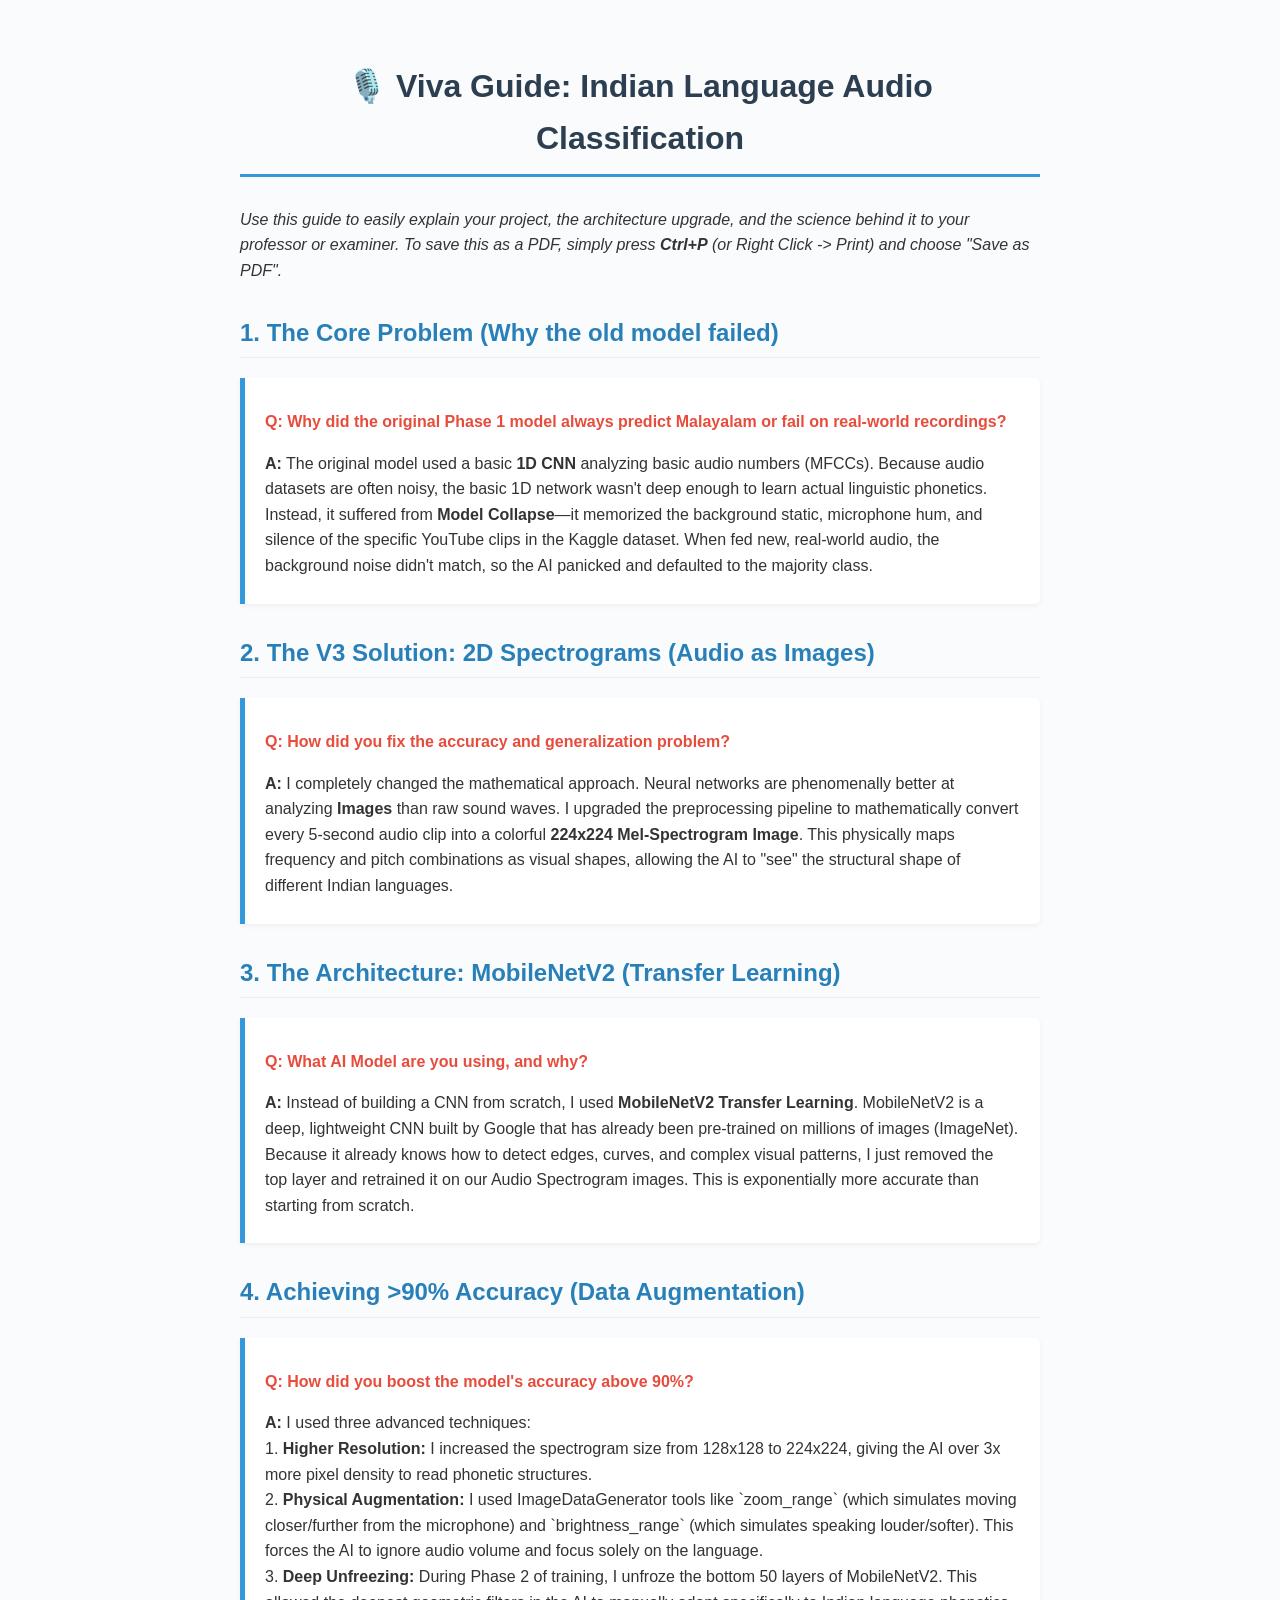
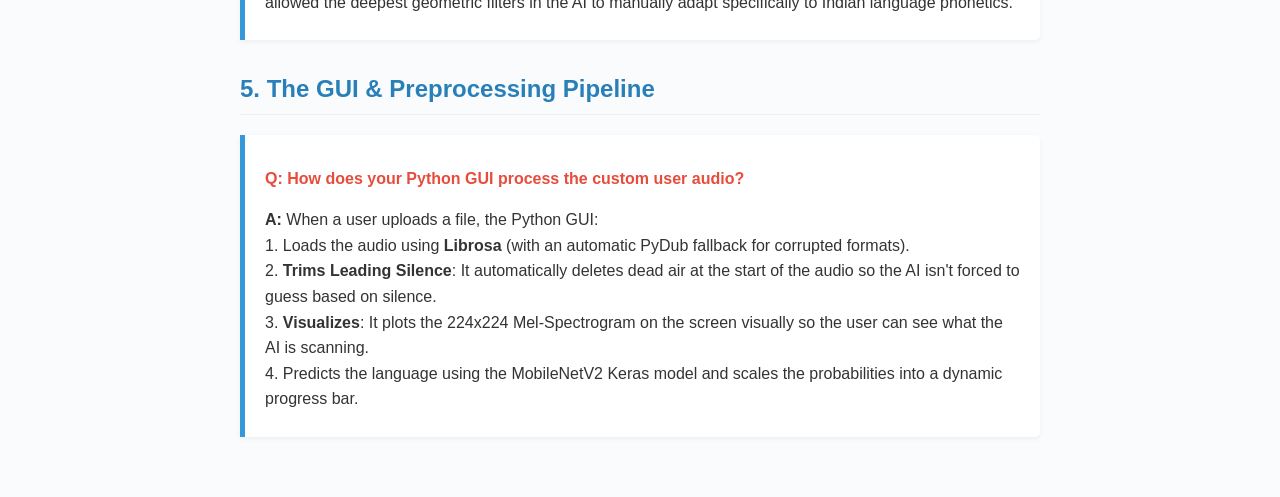
<file: Indian_Language_Audio_Classification_Viva_Guide.html>
<!DOCTYPE html>
<html lang="en">
<head>
    <meta charset="UTF-8">
    <meta name="viewport" content="width=device-width, initial-scale=1.0">
    <title>Viva Preparation Guide - Indian Language Audio Classification</title>
    <style>
        body {
            font-family: 'Segoe UI', Tahoma, Geneva, Verdana, sans-serif;
            line-height: 1.6;
            color: #333;
            max-width: 800px;
            margin: 0 auto;
            padding: 40px 20px;
            background-color: #f9fbfd;
        }
        h1 {
            color: #2c3e50;
            text-align: center;
            border-bottom: 3px solid #3498db;
            padding-bottom: 10px;
            margin-bottom: 30px;
        }
        h2 {
            color: #2980b9;
            margin-top: 30px;
            border-bottom: 1px solid #eee;
            padding-bottom: 5px;
        }
        h3 {
            color: #16a085;
        }
        .concept-box {
            background-color: #fff;
            border-left: 5px solid #3498db;
            padding: 15px 20px;
            margin: 20px 0;
            box-shadow: 0 2px 5px rgba(0,0,0,0.05);
            border-radius: 0 5px 5px 0;
        }
        .question {
            font-weight: bold;
            color: #e74c3c;
            margin-bottom: 5px;
        }
        .answer {
            margin-bottom: 10px;
        }
        .highlight {
            background-color: #fff9c4;
            padding: 2px 5px;
            border-radius: 3px;
        }
    </style>
</head>
<body>

    <h1>🎙️ Viva Guide: Indian Language Audio Classification</h1>
    <p><em>Use this guide to easily explain your project, the architecture upgrade, and the science behind it to your professor or examiner. To save this as a PDF, simply press <strong>Ctrl+P</strong> (or Right Click -> Print) and choose "Save as PDF".</em></p>

    <!-- Section 1 -->
    <h2>1. The Core Problem (Why the old model failed)</h2>
    <div class="concept-box">
        <p class="question">Q: Why did the original Phase 1 model always predict Malayalam or fail on real-world recordings?</p>
        <p class="answer"><strong>A:</strong> The original model used a basic <strong>1D CNN</strong> analyzing basic audio numbers (MFCCs). Because audio datasets are often noisy, the basic 1D network wasn't deep enough to learn actual linguistic phonetics. Instead, it suffered from <strong>Model Collapse</strong>—it memorized the background static, microphone hum, and silence of the specific YouTube clips in the Kaggle dataset. When fed new, real-world audio, the background noise didn't match, so the AI panicked and defaulted to the majority class.</p>
    </div>

    <!-- Section 2 -->
    <h2>2. The V3 Solution: 2D Spectrograms (Audio as Images)</h2>
    <div class="concept-box">
        <p class="question">Q: How did you fix the accuracy and generalization problem?</p>
        <p class="answer"><strong>A:</strong> I completely changed the mathematical approach. Neural networks are phenomenally better at analyzing <strong>Images</strong> than raw sound waves. I upgraded the preprocessing pipeline to mathematically convert every 5-second audio clip into a colorful <strong>224x224 Mel-Spectrogram Image</strong>. This physically maps frequency and pitch combinations as visual shapes, allowing the AI to "see" the structural shape of different Indian languages.</p>
    </div>

    <!-- Section 3 -->
    <h2>3. The Architecture: MobileNetV2 (Transfer Learning)</h2>
    <div class="concept-box">
        <p class="question">Q: What AI Model are you using, and why?</p>
        <p class="answer"><strong>A:</strong> Instead of building a CNN from scratch, I used <strong>MobileNetV2 Transfer Learning</strong>. MobileNetV2 is a deep, lightweight CNN built by Google that has already been pre-trained on millions of images (ImageNet). Because it already knows how to detect edges, curves, and complex visual patterns, I just removed the top layer and retrained it on our Audio Spectrogram images. This is exponentially more accurate than starting from scratch.</p>
    </div>

    <!-- Section 4 -->
    <h2>4. Achieving >90% Accuracy (Data Augmentation)</h2>
    <div class="concept-box">
        <p class="question">Q: How did you boost the model's accuracy above 90%?</p>
        <p class="answer"><strong>A:</strong> I used three advanced techniques:<br>
        1. <strong>Higher Resolution:</strong> I increased the spectrogram size from 128x128 to 224x224, giving the AI over 3x more pixel density to read phonetic structures.<br>
        2. <strong>Physical Augmentation:</strong> I used ImageDataGenerator tools like `zoom_range` (which simulates moving closer/further from the microphone) and `brightness_range` (which simulates speaking louder/softer). This forces the AI to ignore audio volume and focus solely on the language.<br>
        3. <strong>Deep Unfreezing:</strong> During Phase 2 of training, I unfroze the bottom 50 layers of MobileNetV2. This allowed the deepest geometric filters in the AI to manually adapt specifically to Indian language phonetics.</p>
    </div>

    <!-- Section 5 -->
    <h2>5. The GUI & Preprocessing Pipeline</h2>
    <div class="concept-box">
        <p class="question">Q: How does your Python GUI process the custom user audio?</p>
        <p class="answer"><strong>A:</strong> When a user uploads a file, the Python GUI:<br>
        1. Loads the audio using <strong>Librosa</strong> (with an automatic PyDub fallback for corrupted formats).<br>
        2. <strong>Trims Leading Silence</strong>: It automatically deletes dead air at the start of the audio so the AI isn't forced to guess based on silence.<br>
        3. <strong>Visualizes</strong>: It plots the 224x224 Mel-Spectrogram on the screen visually so the user can see what the AI is scanning.<br>
        4. Predicts the language using the MobileNetV2 Keras model and scales the probabilities into a dynamic progress bar.</p>
    </div>

</body>
</html>
</file>
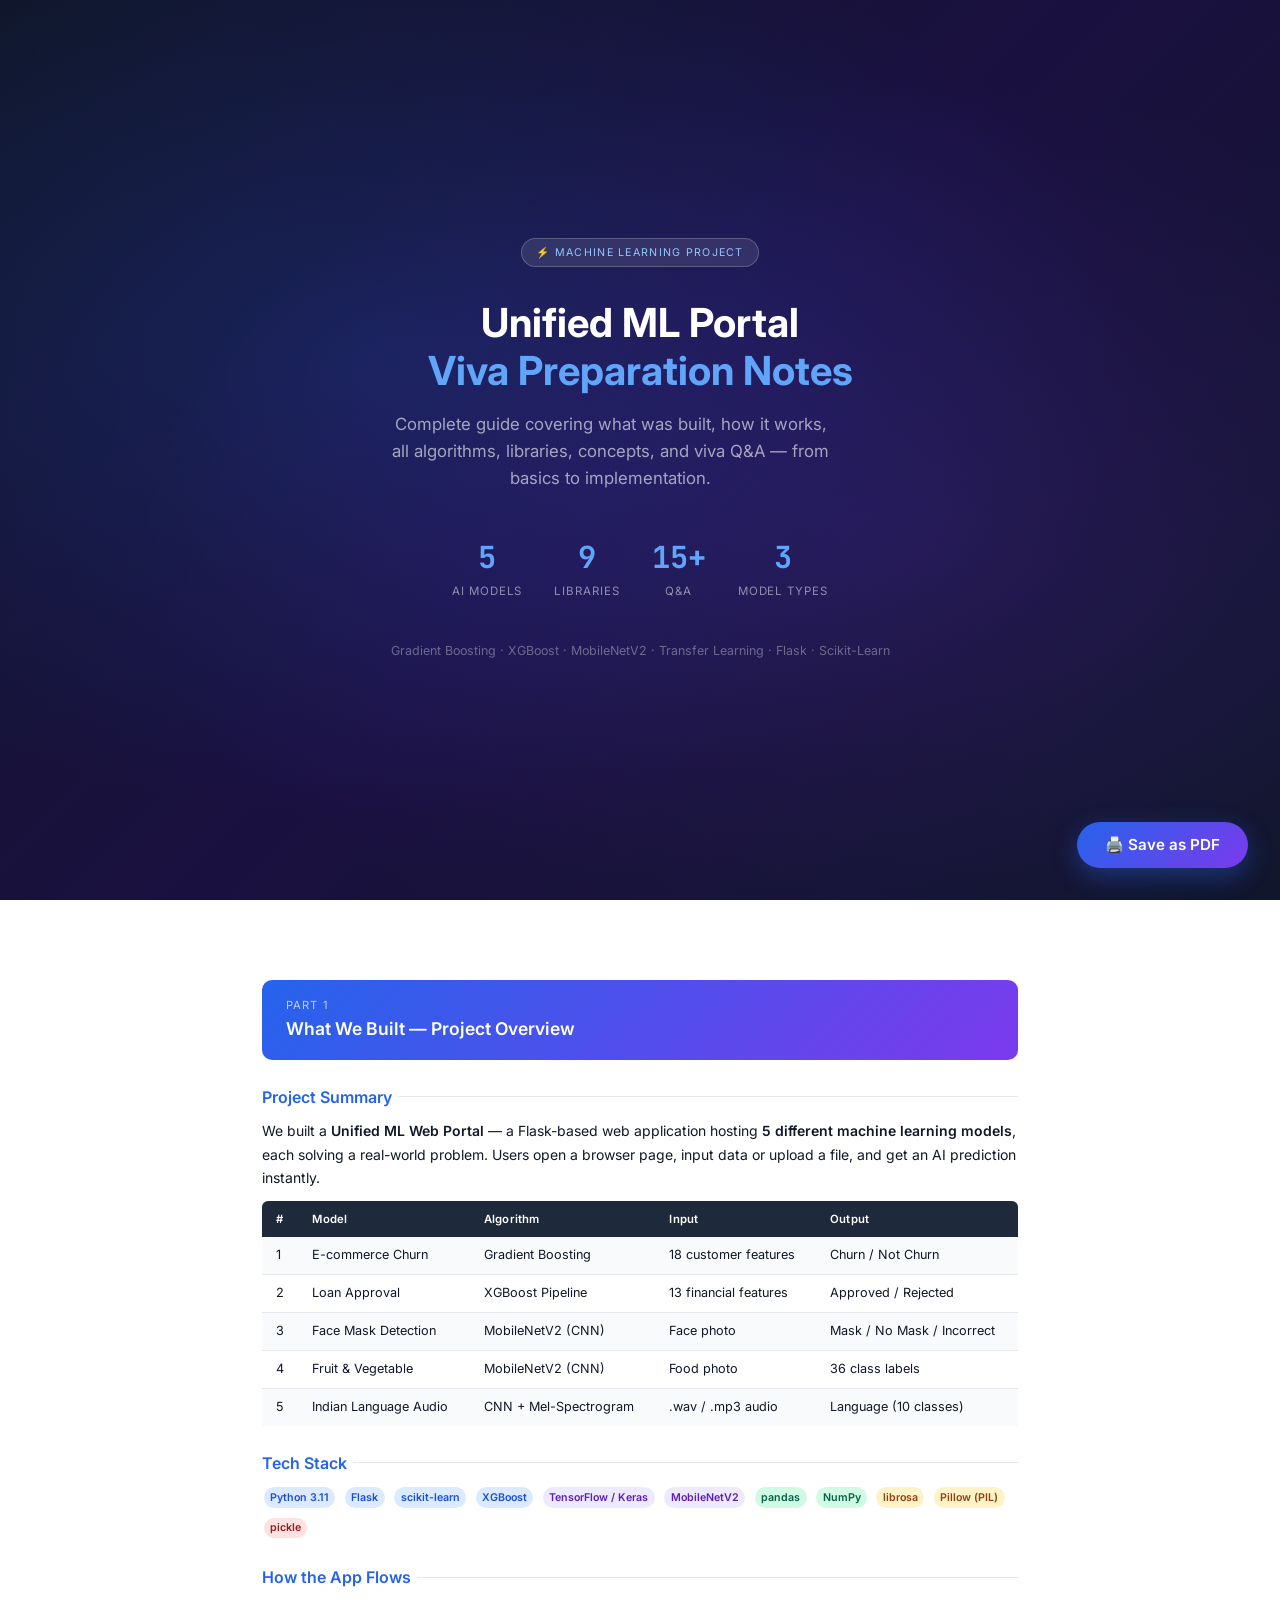
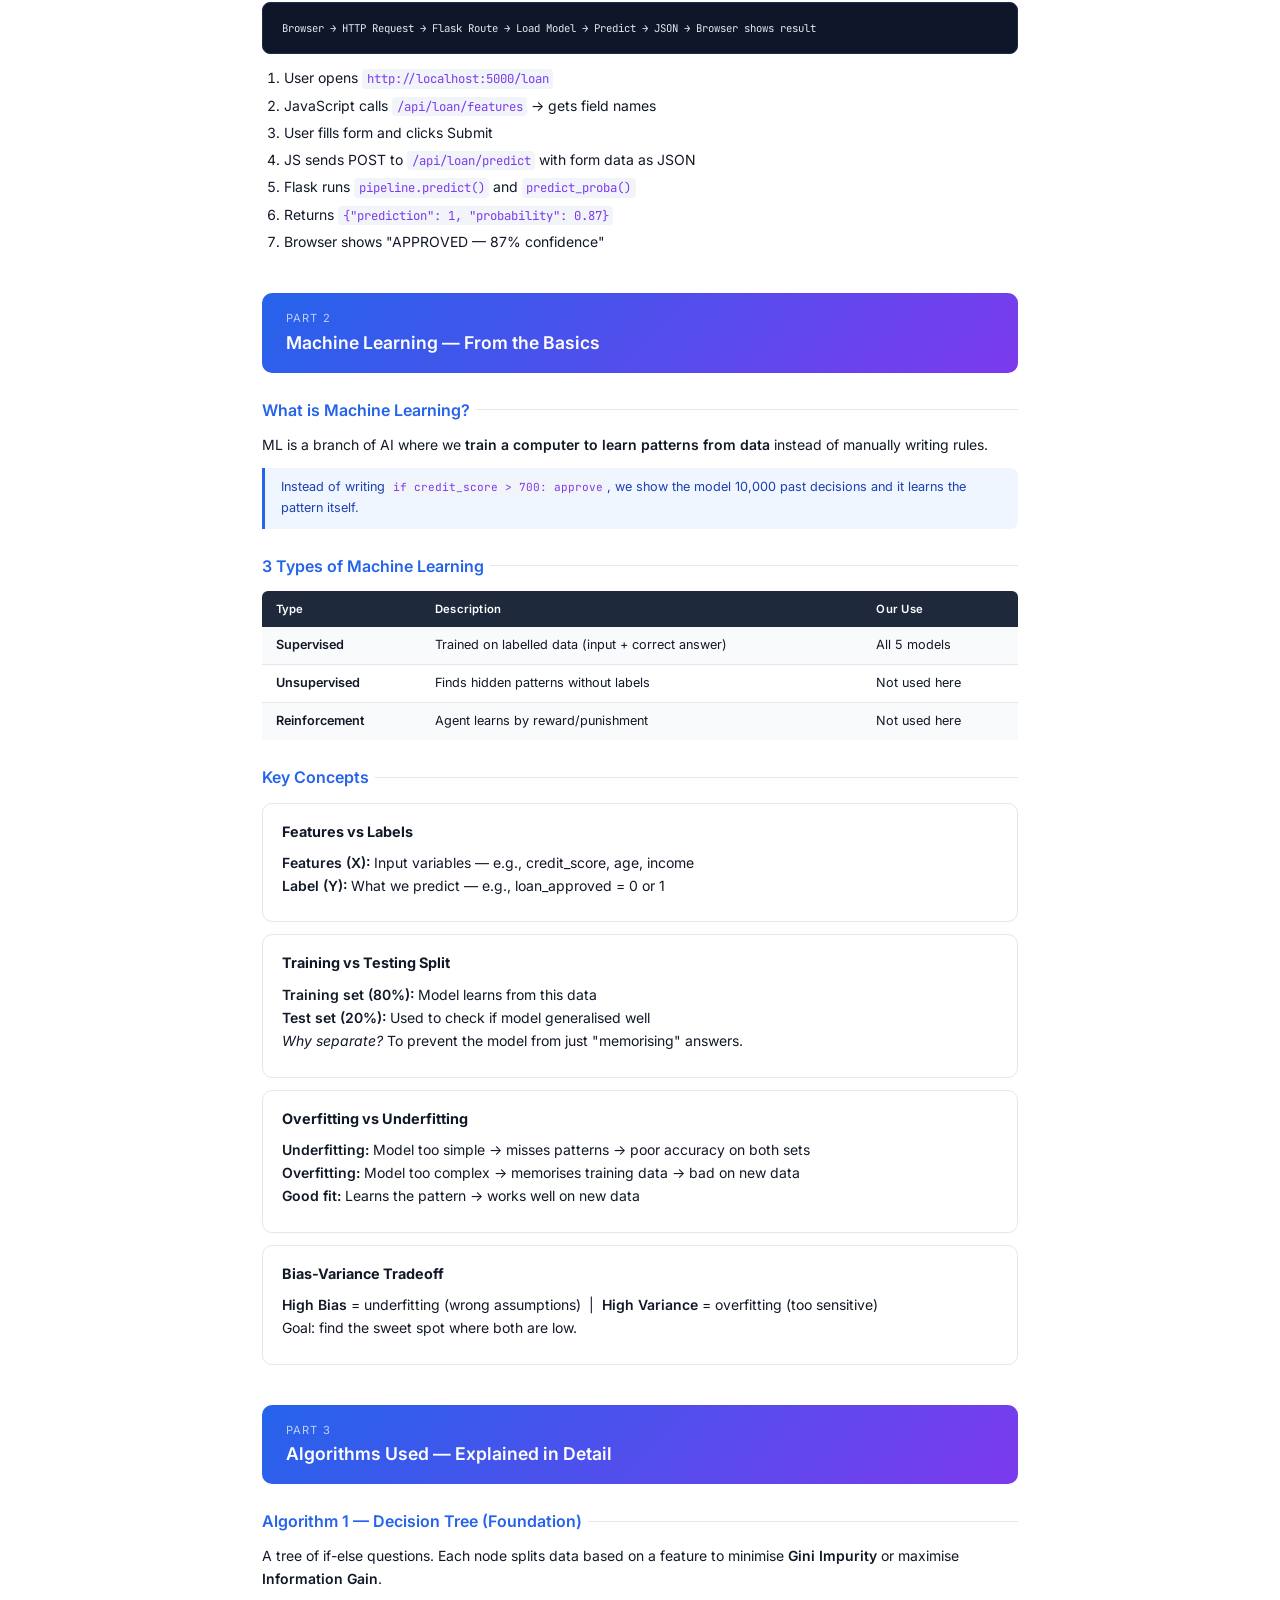
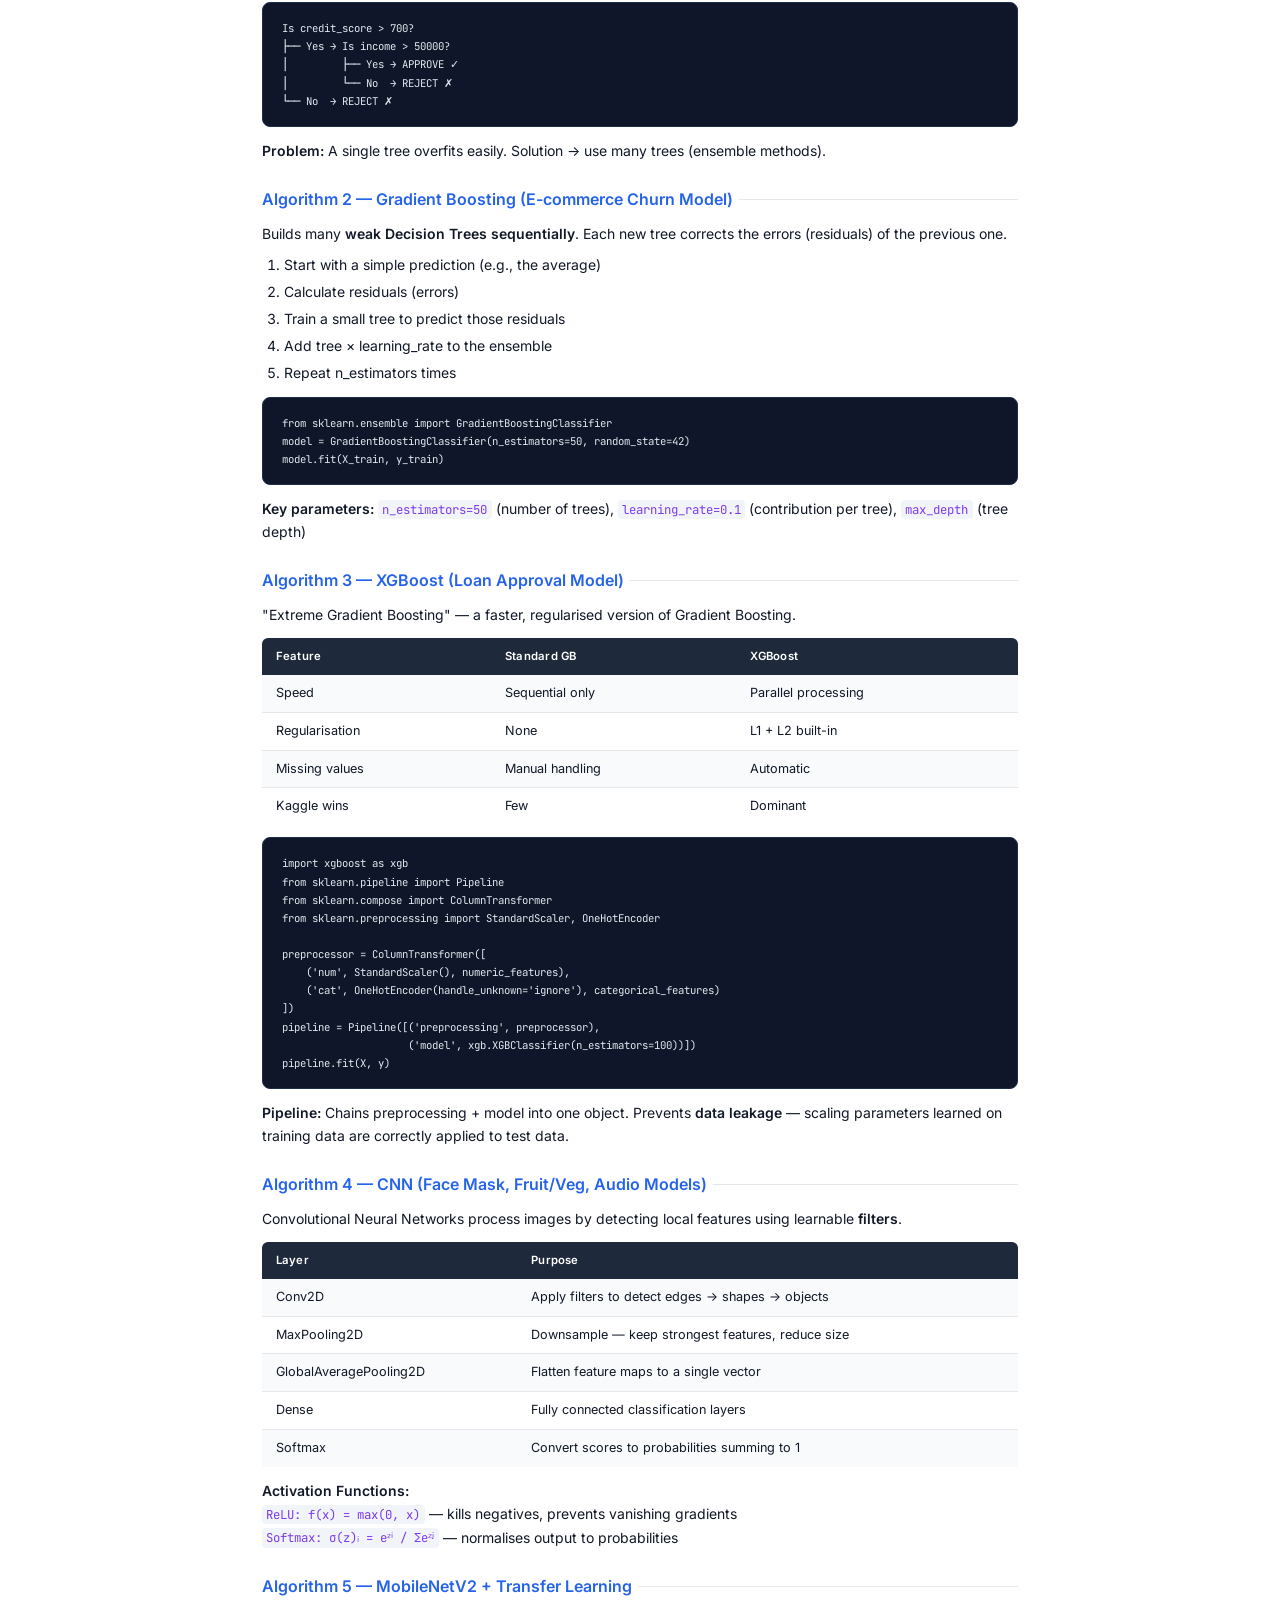
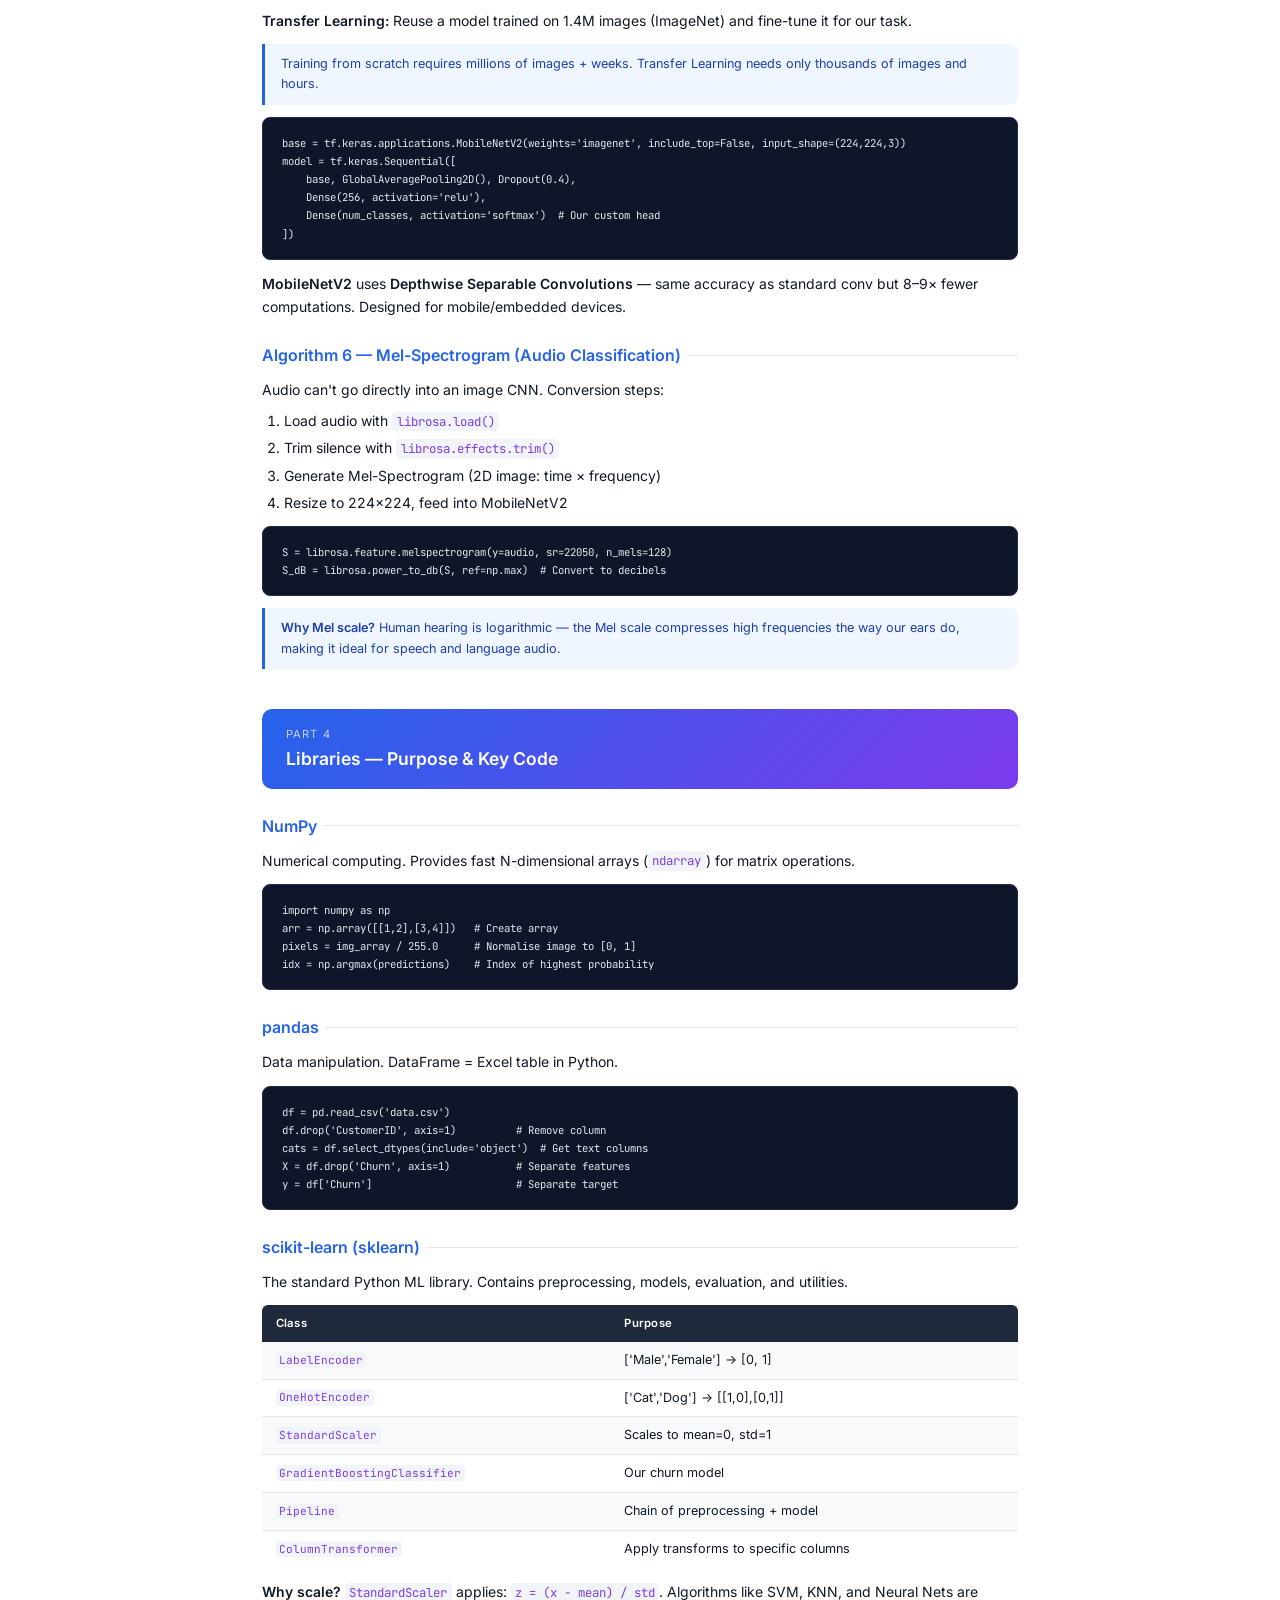
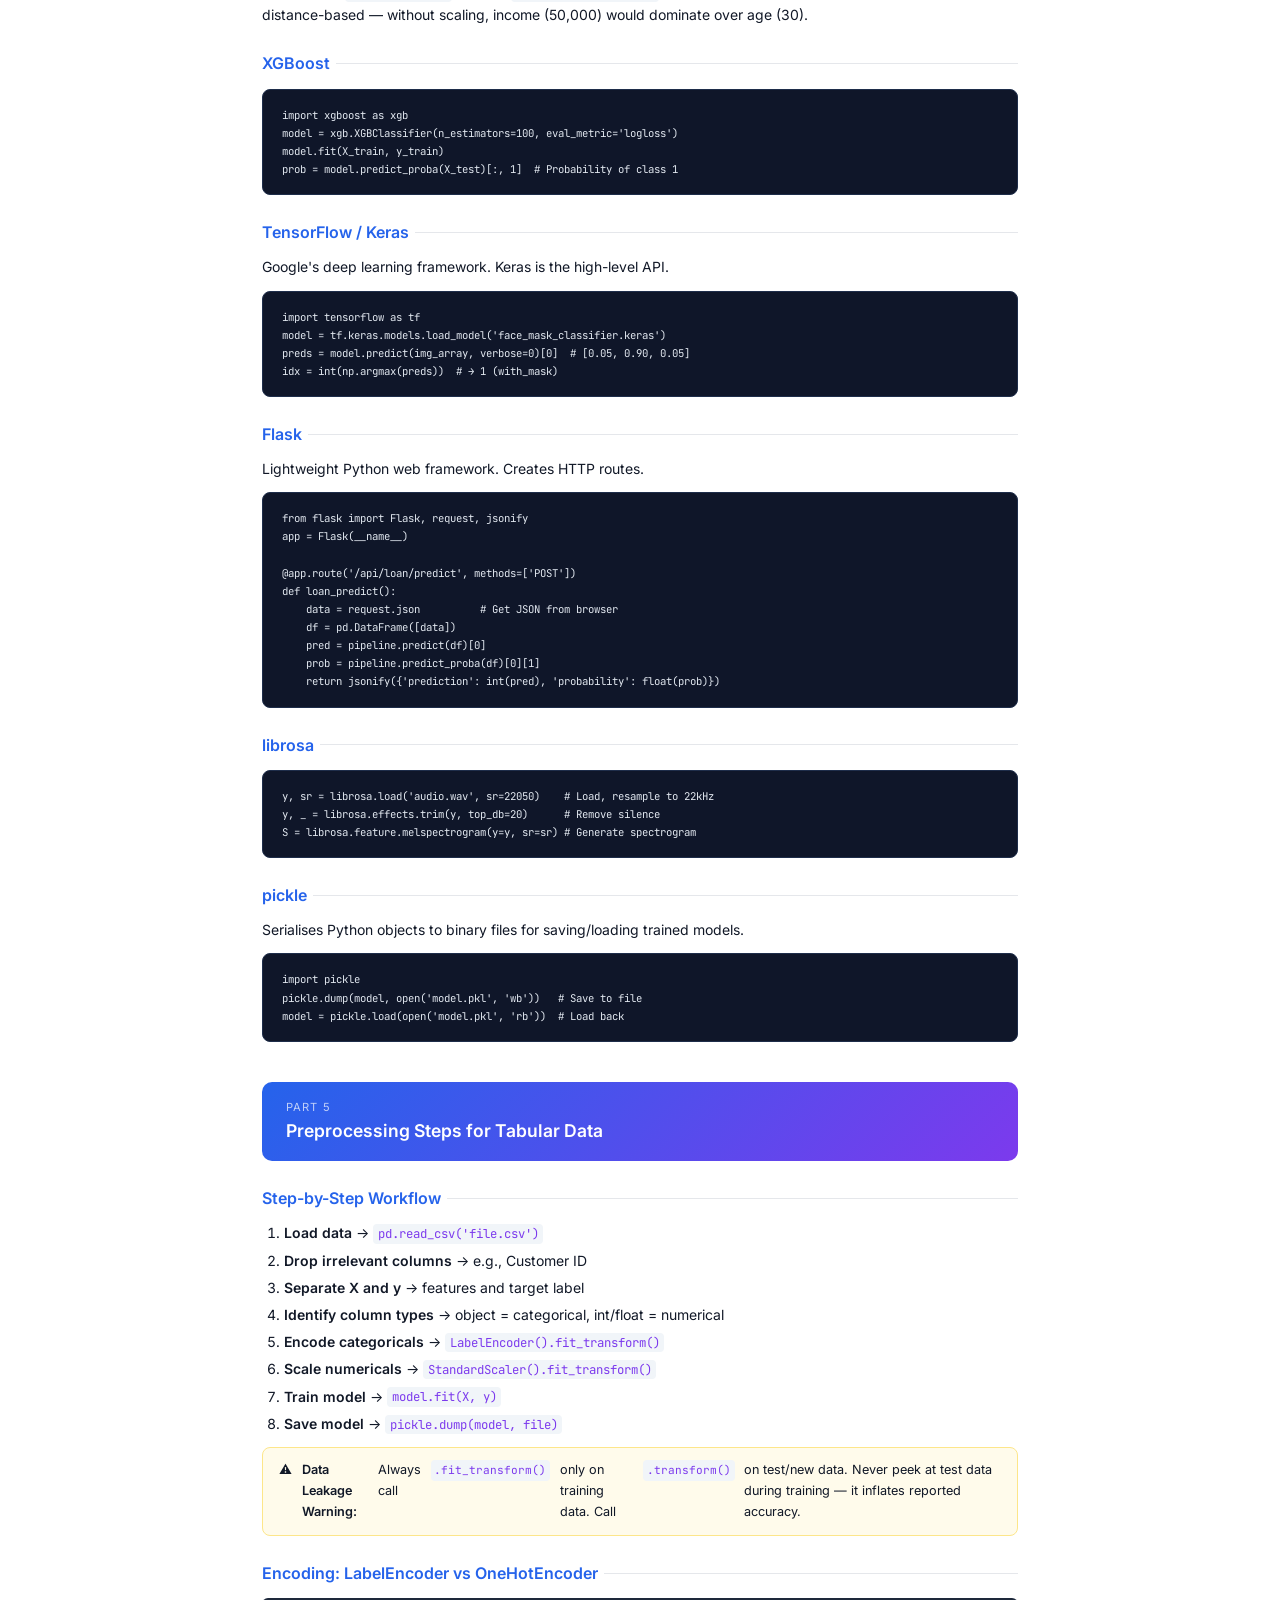
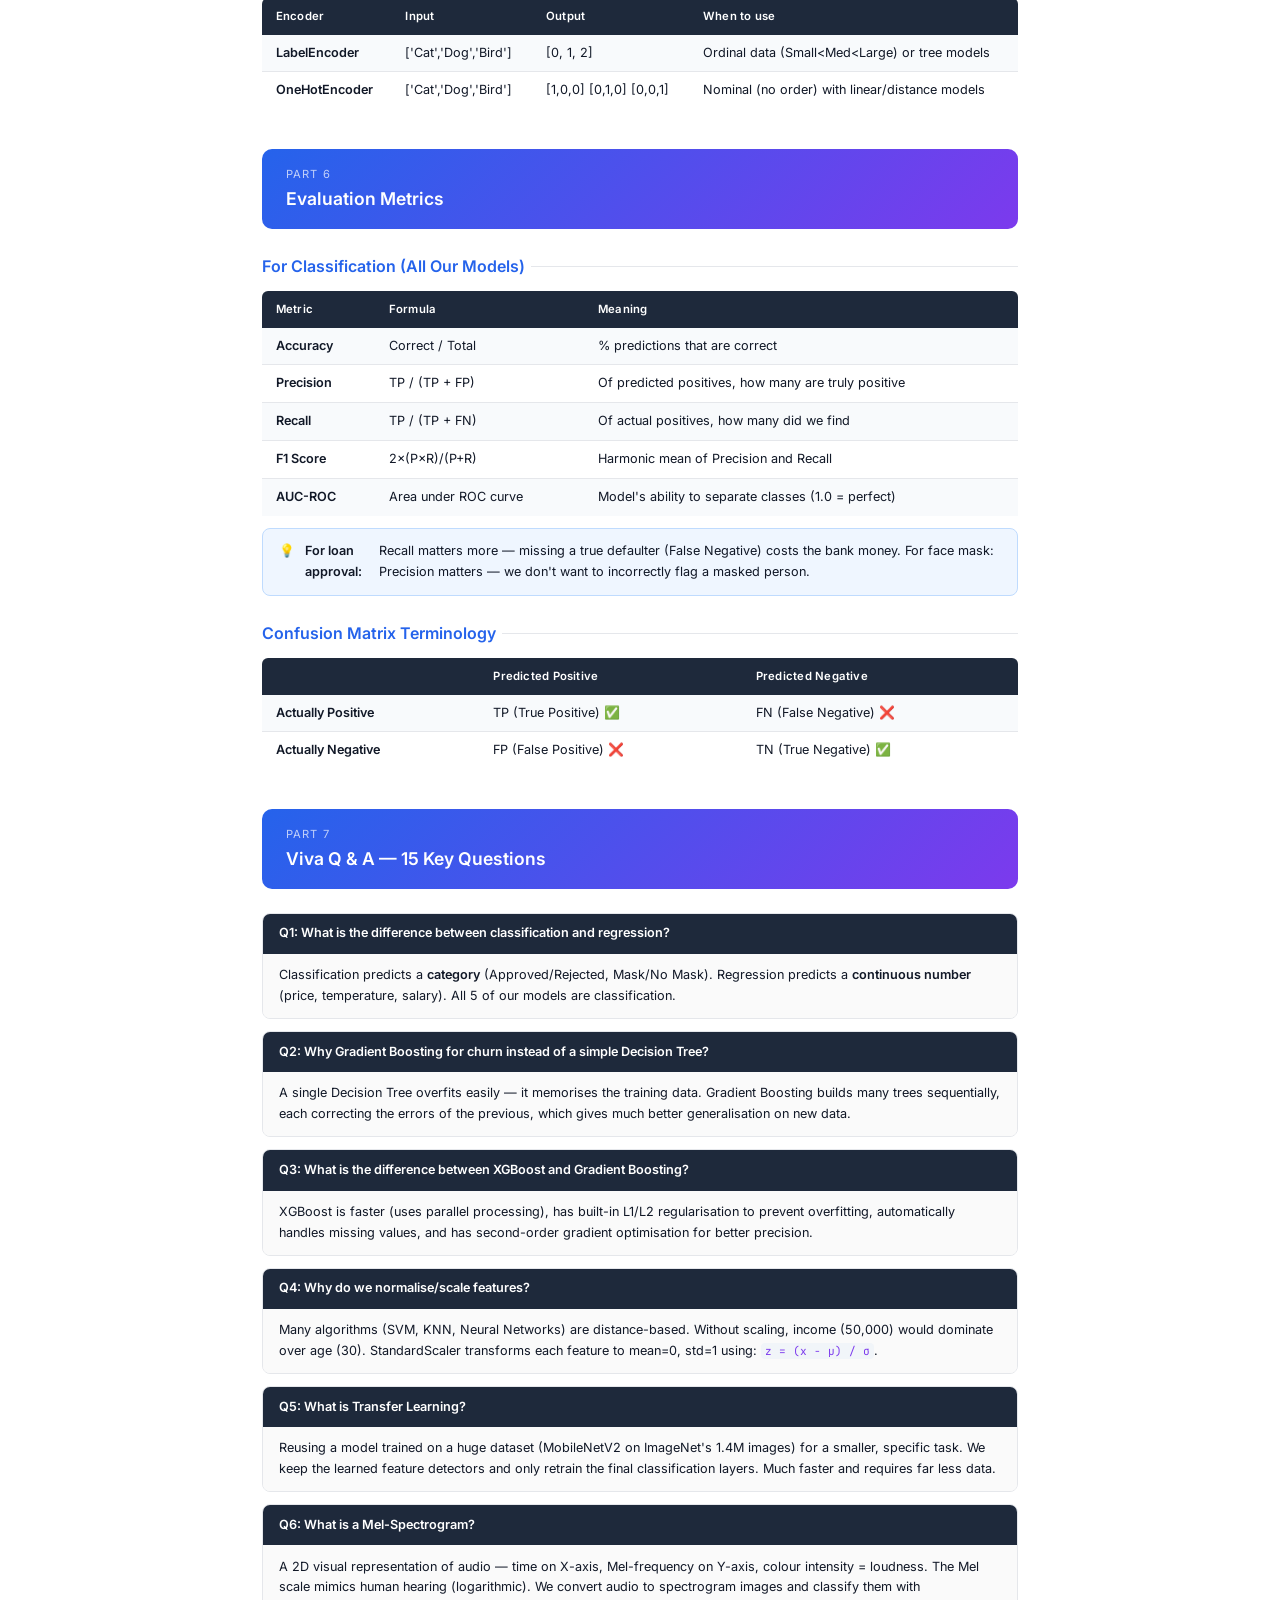
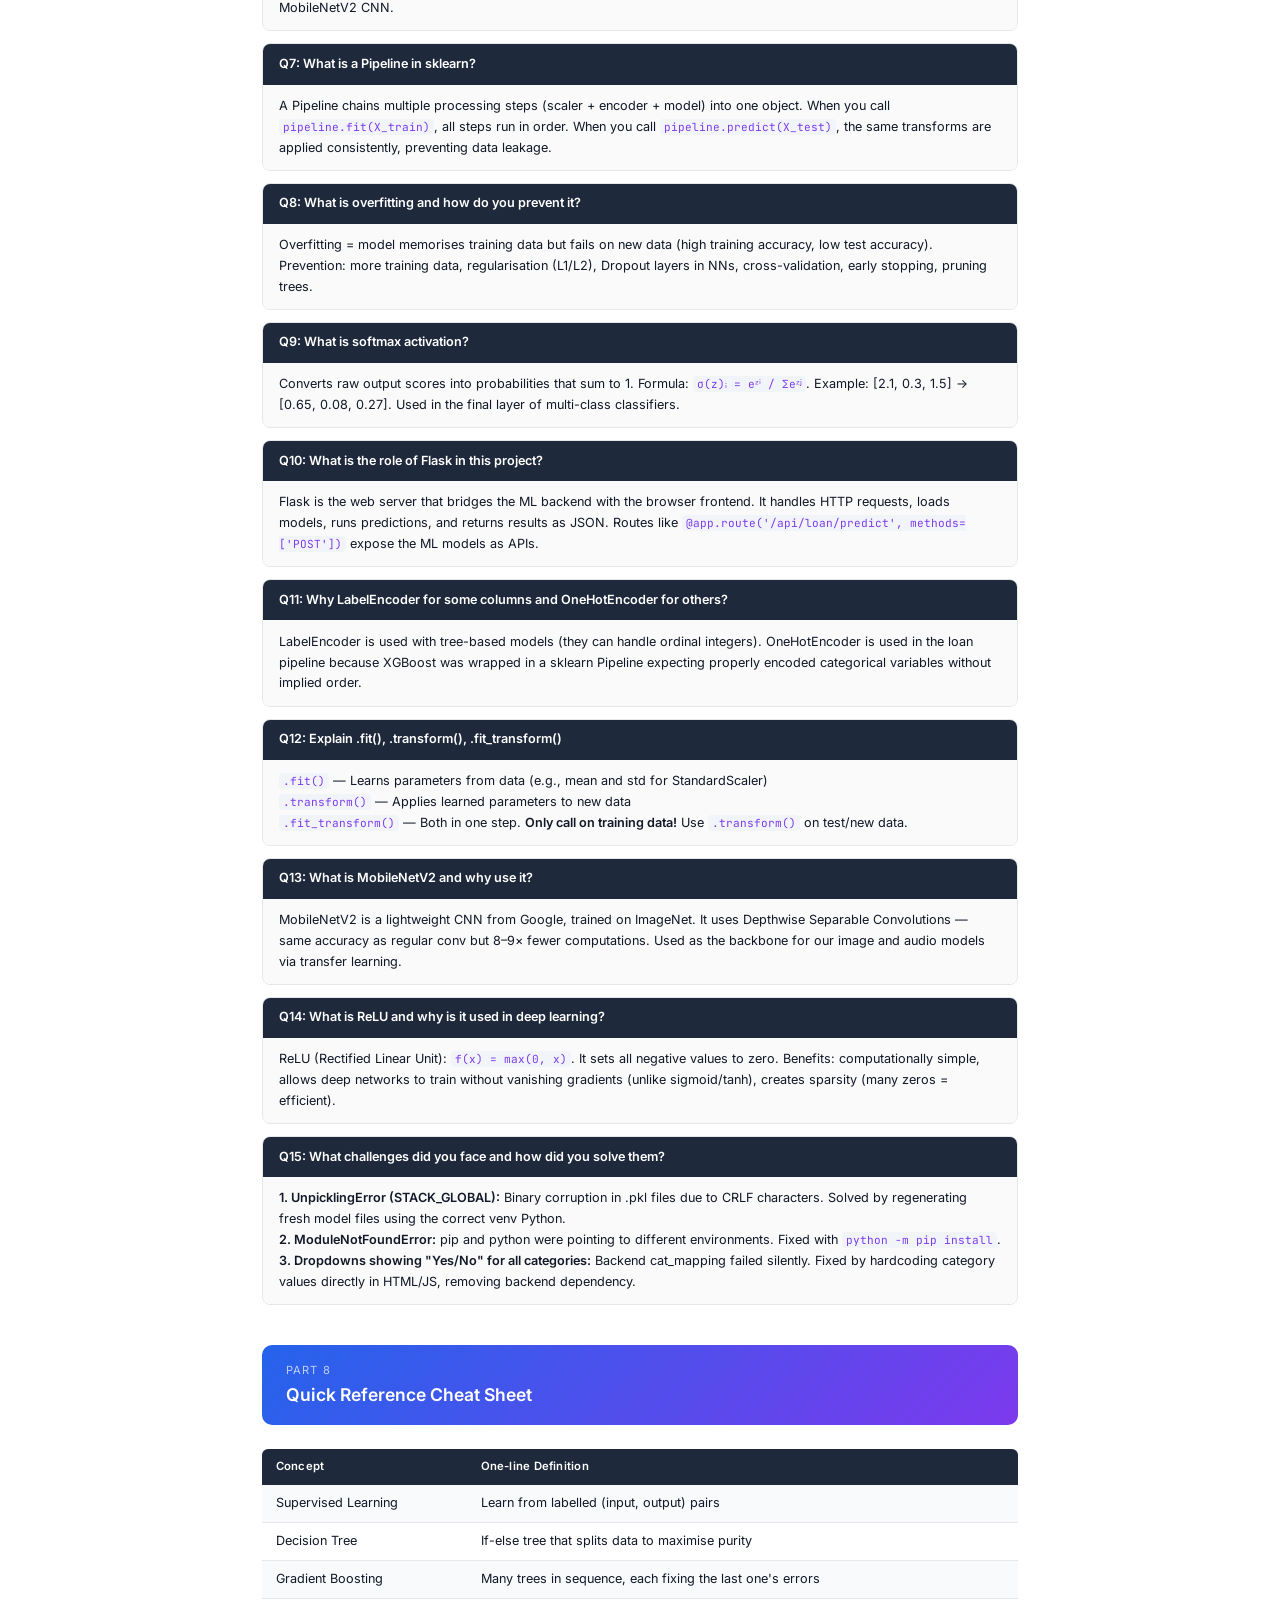
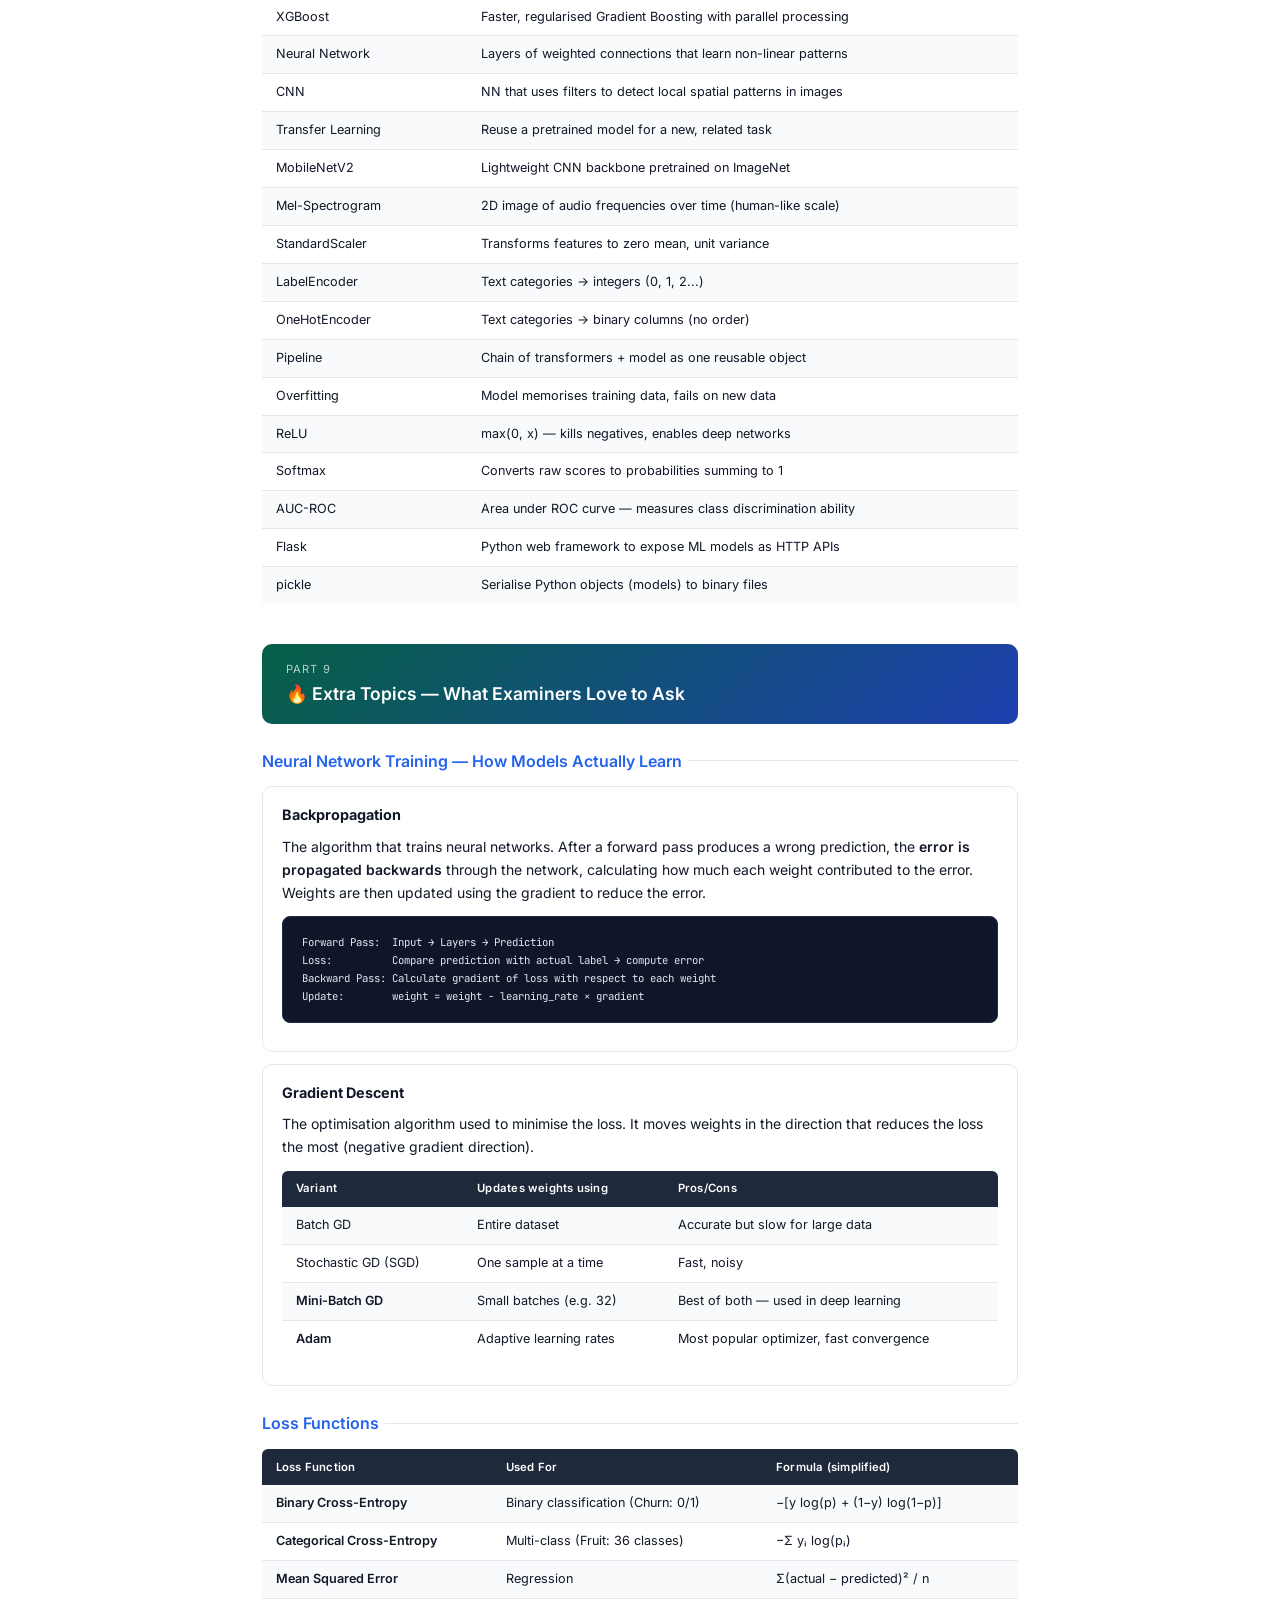
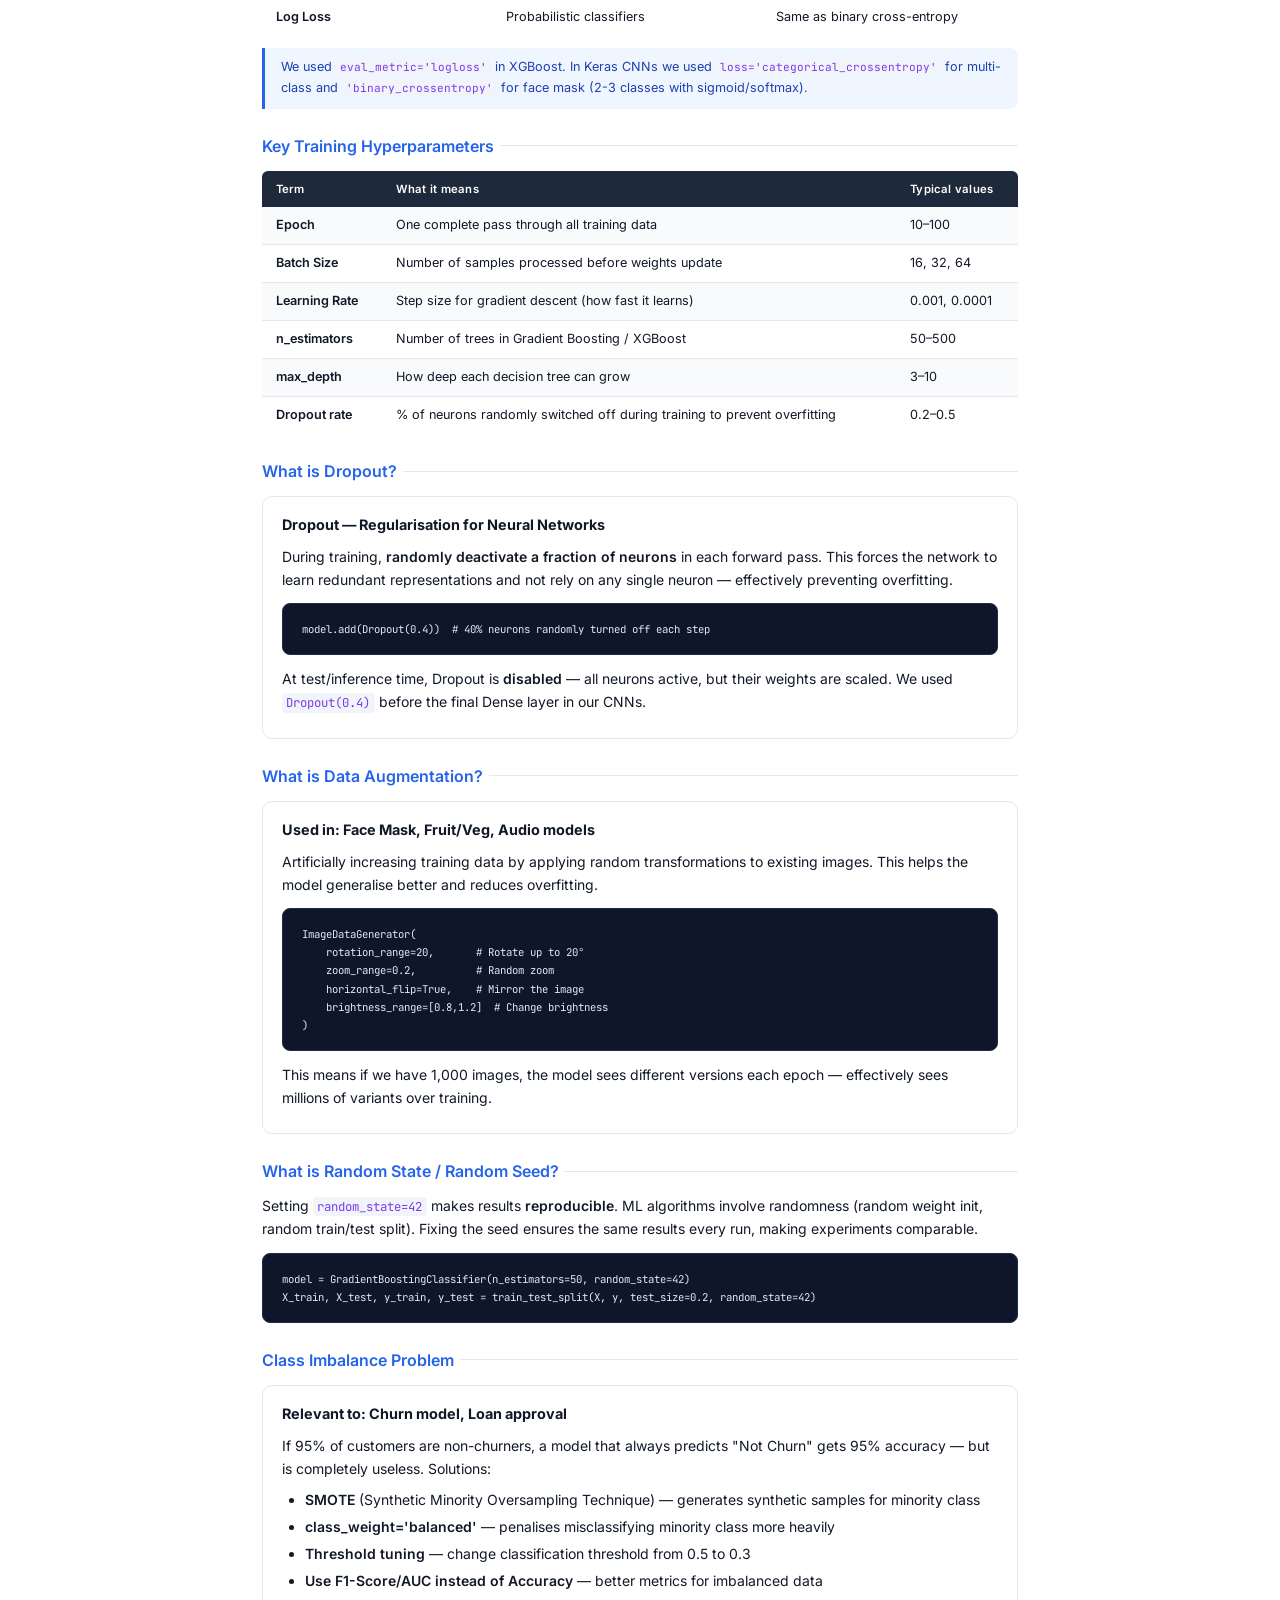
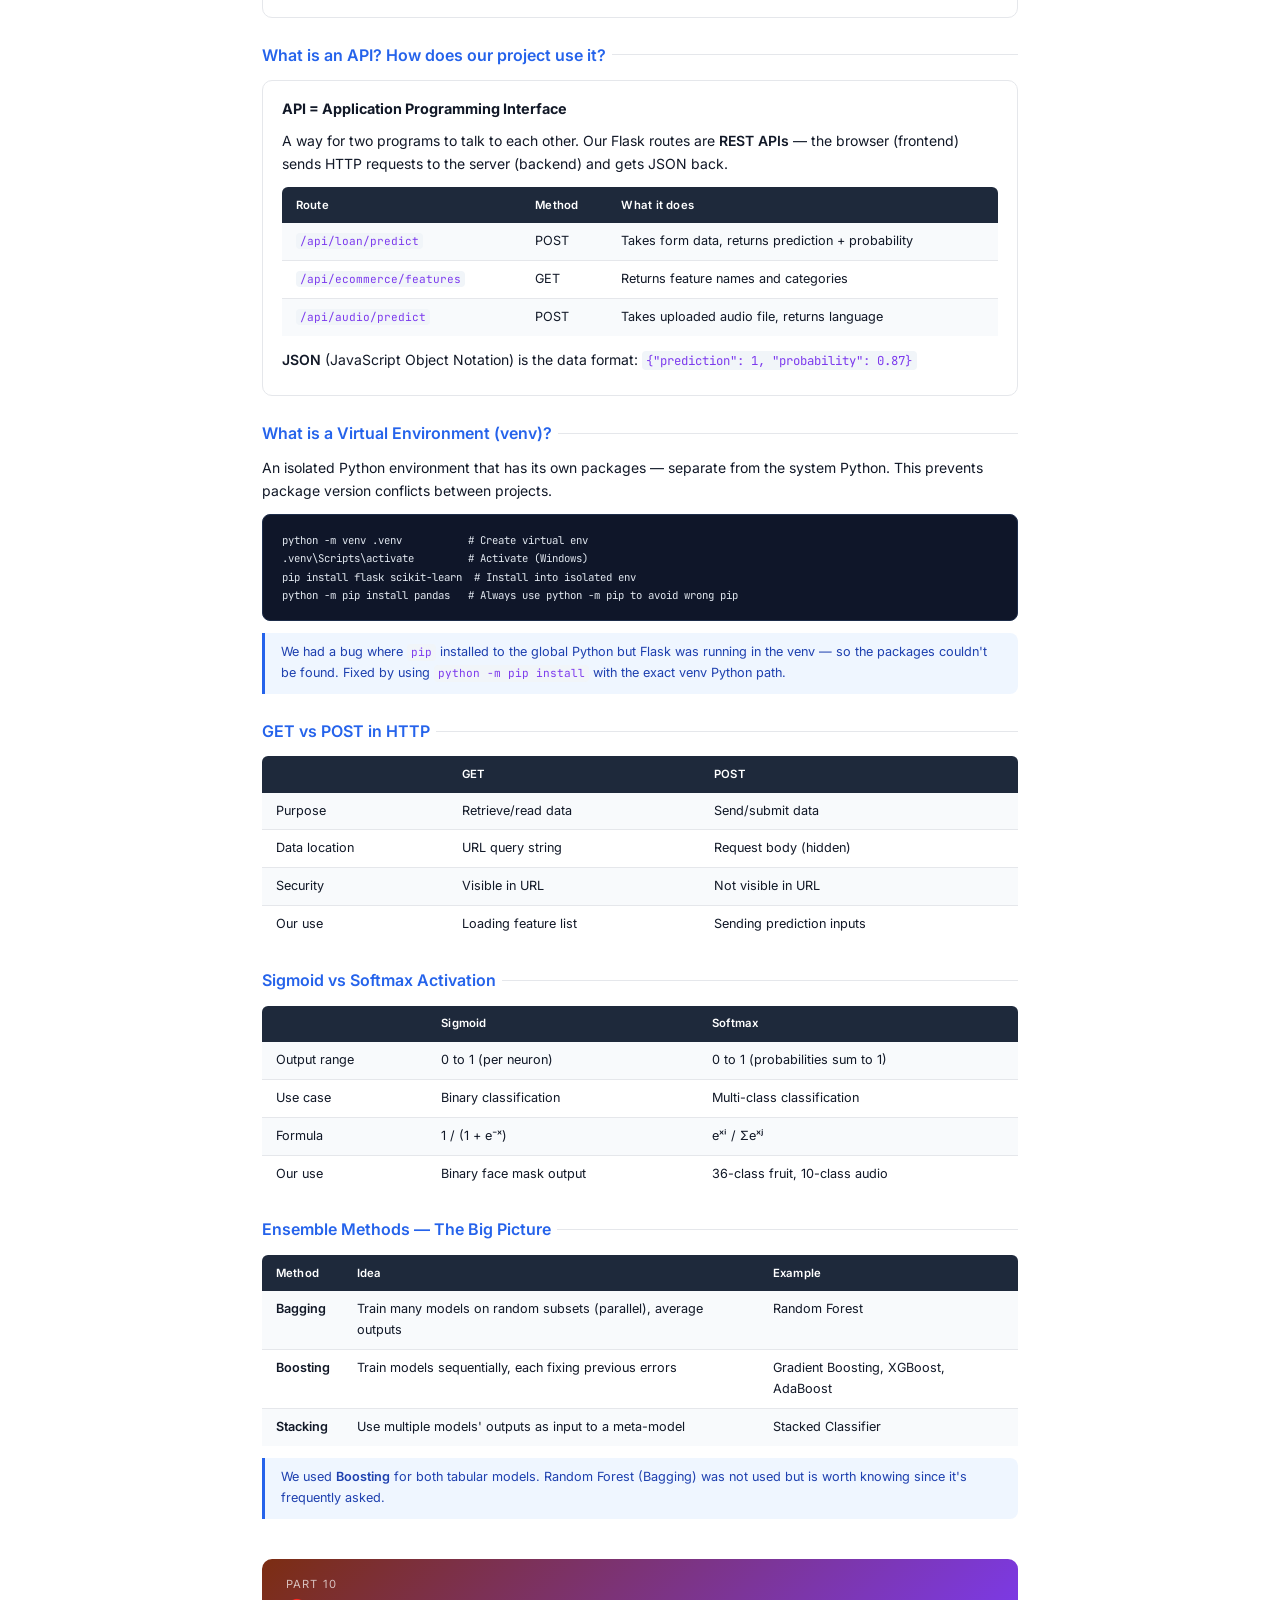
<file: viva_notes.html>
<!DOCTYPE html>
<html lang="en">
<head>
<meta charset="UTF-8">
<meta name="viewport" content="width=device-width, initial-scale=1.0">
<title>ML Portal — Viva Notes</title>
<style>
  @import url('https://fonts.googleapis.com/css2?family=Inter:wght@400;500;600;700&family=JetBrains+Mono:wght@400;500&display=swap');

  :root {
    --blue: #2563eb; --green: #059669; --orange: #d97706;
    --red: #dc2626; --purple: #7c3aed; --gray: #6b7280;
    --border: #e5e7eb; --bg: #f9fafb; --text: #111827;
  }

  * { margin:0; padding:0; box-sizing:border-box; }

  body {
    font-family: 'Inter', sans-serif;
    font-size: 10.5pt;
    color: var(--text);
    background: white;
    line-height: 1.65;
    padding: 0;
  }

  /* PRINT STYLES */
  @media print {
    body { font-size: 9.5pt; }
    .cover { page-break-after: always; }
    .no-break { page-break-inside: avoid; }
    h2 { page-break-before: auto; }
    @page { margin: 1.8cm 1.5cm; size: A4; }
    .print-btn { display: none !important; }
  }

  /* COVER PAGE */
  .cover {
    display: flex; flex-direction: column; justify-content: center; align-items: center;
    min-height: 100vh; text-align: center;
    background: linear-gradient(135deg, #0f1629 0%, #1a1040 50%, #0f1629 100%);
    color: white; padding: 3rem;
    position: relative; overflow: hidden;
  }
  .cover::before {
    content: ''; position: absolute; inset: 0;
    background: radial-gradient(ellipse at 30% 40%, rgba(37,99,235,0.2) 0%, transparent 60%),
                radial-gradient(ellipse at 70% 60%, rgba(124,58,237,0.15) 0%, transparent 60%);
  }
  .cover-content { position: relative; z-index: 1; }
  .cover-badge {
    display: inline-block; background: rgba(255,255,255,0.1); border: 1px solid rgba(255,255,255,0.2);
    border-radius: 100px; padding: 0.3rem 0.9rem; font-size: 8pt;
    letter-spacing: 0.12em; text-transform: uppercase; margin-bottom: 2rem; color: #93c5fd;
  }
  .cover h1 { font-size: 2.5rem; font-weight: 700; line-height: 1.2; margin-bottom: 1rem; }
  .cover h1 span { color: #60a5fa; }
  .cover-sub { font-size: 1.05rem; color: rgba(255,255,255,0.6); max-width: 440px; line-height: 1.6; margin-bottom: 2.5rem; }
  .cover-grid { display: flex; gap: 2rem; justify-content: center; flex-wrap: wrap; margin-bottom: 2.5rem; }
  .cover-stat { text-align: center; }
  .cover-stat .num { font-size: 1.9rem; font-weight: 700; color: #60a5fa; font-family: 'JetBrains Mono', monospace; }
  .cover-stat .lbl { font-size: 0.72rem; color: rgba(255,255,255,0.5); text-transform: uppercase; letter-spacing: 0.08em; }
  .cover-footer { font-size: 0.78rem; color: rgba(255,255,255,0.35); }

  /* CONTENT */
  .content { max-width: 820px; margin: 0 auto; padding: 2.5rem 2rem; }

  /* SECTION HEADER */
  .part-header {
    background: linear-gradient(135deg, var(--blue) 0%, var(--purple) 100%);
    color: white; border-radius: 10px; padding: 1rem 1.5rem;
    margin: 2.5rem 0 1.5rem; display: flex; align-items: center; gap: 0.75rem;
  }
  .part-header .part-num { font-size: 0.7rem; text-transform: uppercase; letter-spacing: 0.1em; opacity: 0.7; display: block; }
  .part-header h2 { font-size: 1.1rem; font-weight: 600; }

  h3 { font-size: 1rem; font-weight: 600; margin: 1.5rem 0 0.6rem; color: var(--blue); display: flex; align-items: center; gap: 0.4rem; }
  h3::after { content: ''; flex: 1; height: 1px; background: var(--border); }

  p { margin: 0.5rem 0; }

  /* BLOCKQUOTE */
  blockquote {
    border-left: 3px solid var(--blue); background: #eff6ff;
    padding: 0.6rem 1rem; border-radius: 0 8px 8px 0;
    margin: 0.75rem 0; font-size: 9.5pt; color: #1e40af;
  }

  /* CODE */
  pre {
    background: #0f1629; color: #e2e8f0;
    border-radius: 8px; padding: 1rem 1.2rem;
    font-family: 'JetBrains Mono', monospace;
    font-size: 8pt; overflow-x: auto; margin: 0.75rem 0;
    line-height: 1.7; border: 1px solid #1e2d4a;
  }
  code {
    font-family: 'JetBrains Mono', monospace;
    background: #f1f5f9; color: #7c3aed;
    padding: 0.1em 0.35em; border-radius: 4px; font-size: 0.88em;
  }

  /* TABLES */
  table { width: 100%; border-collapse: collapse; margin: 0.75rem 0; font-size: 9.5pt; }
  th { background: #1e293b; color: white; padding: 0.55rem 0.85rem; text-align: left; font-weight: 600; font-size: 8.5pt; letter-spacing: 0.02em; }
  th:first-child { border-radius: 6px 0 0 0; }
  th:last-child { border-radius: 0 6px 0 0; }
  td { padding: 0.5rem 0.85rem; border-bottom: 1px solid var(--border); vertical-align: top; }
  tr:last-child td { border-bottom: none; }
  tr:nth-child(even) td { background: #f8fafc; }

  /* PILLS / BADGES */
  .pill {
    display: inline-block; border-radius: 100px;
    padding: 0.15em 0.6em; font-size: 8pt; font-weight: 600; margin: 0.1rem;
  }
  .pill-blue   { background: #dbeafe; color: #1d4ed8; }
  .pill-green  { background: #d1fae5; color: #065f46; }
  .pill-purple { background: #ede9fe; color: #5b21b6; }
  .pill-orange { background: #fef3c7; color: #92400e; }
  .pill-red    { background: #fee2e2; color: #991b1b; }

  /* Q&A CARDS */
  .qa-card {
    border: 1px solid var(--border); border-radius: 8px;
    margin: 0.75rem 0; overflow: hidden;
  }
  .qa-q {
    background: #1e293b; color: white;
    padding: 0.6rem 1rem; font-weight: 600; font-size: 9.5pt;
  }
  .qa-a { padding: 0.7rem 1rem; font-size: 9.5pt; background: #fafafa; }

  /* CALLOUT */
  .callout {
    border-radius: 8px; padding: 0.75rem 1rem;
    margin: 0.75rem 0; font-size: 9.5pt; display: flex; gap: 0.6rem; align-items: flex-start;
  }
  .callout-blue   { background: #eff6ff; border: 1px solid #bfdbfe; }
  .callout-green  { background: #f0fdf4; border: 1px solid #bbf7d0; }
  .callout-orange { background: #fffbeb; border: 1px solid #fde68a; }

  /* CONCEPT BOX */
  .concept-box {
    border: 1px solid var(--border); border-radius: 10px;
    padding: 1rem 1.2rem; margin: 0.75rem 0; background: white;
  }
  .concept-box h4 { font-size: 0.9rem; font-weight: 700; color: var(--text); margin-bottom: 0.4rem; }

  /* PRINT BUTTON */
  .print-btn {
    position: fixed; bottom: 2rem; right: 2rem;
    background: linear-gradient(135deg, #2563eb, #7c3aed);
    color: white; border: none; border-radius: 100px;
    padding: 0.85rem 1.75rem; font-family: 'Inter', sans-serif;
    font-size: 0.95rem; font-weight: 600; cursor: pointer;
    box-shadow: 0 8px 24px rgba(37,99,235,0.4);
    transition: transform 0.2s, box-shadow 0.2s;
    display: flex; align-items: center; gap: 0.5rem;
  }
  .print-btn:hover { transform: translateY(-2px); box-shadow: 0 12px 32px rgba(37,99,235,0.5); }

  ul, ol { padding-left: 1.4rem; margin: 0.5rem 0; }
  li { margin: 0.25rem 0; }
  b { font-weight: 600; }
  .mt { margin-top: 1rem; }
  .tag { display: inline-block; background: #f1f5f9; color: #64748b; border: 1px solid #e2e8f0;
         border-radius: 6px; padding: 0.15rem 0.5rem; font-size: 8pt; font-family: 'JetBrains Mono', monospace; }
</style>
</head>
<body>

<!-- COVER PAGE -->
<div class="cover">
  <div class="cover-content">
    <div class="cover-badge">⚡ Machine Learning Project</div>
    <h1>Unified ML Portal<br><span>Viva Preparation Notes</span></h1>
    <p class="cover-sub">Complete guide covering what was built, how it works, all algorithms, libraries, concepts, and viva Q&amp;A — from basics to implementation.</p>
    <div class="cover-grid">
      <div class="cover-stat"><div class="num">5</div><div class="lbl">AI Models</div></div>
      <div class="cover-stat"><div class="num">9</div><div class="lbl">Libraries</div></div>
      <div class="cover-stat"><div class="num">15+</div><div class="lbl">Q&amp;A</div></div>
      <div class="cover-stat"><div class="num">3</div><div class="lbl">Model Types</div></div>
    </div>
    <div class="cover-footer">Gradient Boosting · XGBoost · MobileNetV2 · Transfer Learning · Flask · Scikit-Learn</div>
  </div>
</div>

<div class="content">

<!-- ═══ PART 1 ═══ -->
<div class="part-header">
  <div><span class="part-num">Part 1</span><h2>What We Built — Project Overview</h2></div>
</div>

<h3>Project Summary</h3>
<p>We built a <b>Unified ML Web Portal</b> — a Flask-based web application hosting <b>5 different machine learning models</b>, each solving a real-world problem. Users open a browser page, input data or upload a file, and get an AI prediction instantly.</p>

<table>
  <tr><th>#</th><th>Model</th><th>Algorithm</th><th>Input</th><th>Output</th></tr>
  <tr><td>1</td><td>E-commerce Churn</td><td>Gradient Boosting</td><td>18 customer features</td><td>Churn / Not Churn</td></tr>
  <tr><td>2</td><td>Loan Approval</td><td>XGBoost Pipeline</td><td>13 financial features</td><td>Approved / Rejected</td></tr>
  <tr><td>3</td><td>Face Mask Detection</td><td>MobileNetV2 (CNN)</td><td>Face photo</td><td>Mask / No Mask / Incorrect</td></tr>
  <tr><td>4</td><td>Fruit &amp; Vegetable</td><td>MobileNetV2 (CNN)</td><td>Food photo</td><td>36 class labels</td></tr>
  <tr><td>5</td><td>Indian Language Audio</td><td>CNN + Mel-Spectrogram</td><td>.wav / .mp3 audio</td><td>Language (10 classes)</td></tr>
</table>

<h3>Tech Stack</h3>
<div style="display:flex; flex-wrap:wrap; gap:0.4rem; margin:0.5rem 0;">
  <span class="pill pill-blue">Python 3.11</span>
  <span class="pill pill-blue">Flask</span>
  <span class="pill pill-blue">scikit-learn</span>
  <span class="pill pill-blue">XGBoost</span>
  <span class="pill pill-purple">TensorFlow / Keras</span>
  <span class="pill pill-purple">MobileNetV2</span>
  <span class="pill pill-green">pandas</span>
  <span class="pill pill-green">NumPy</span>
  <span class="pill pill-orange">librosa</span>
  <span class="pill pill-orange">Pillow (PIL)</span>
  <span class="pill pill-red">pickle</span>
</div>

<h3>How the App Flows</h3>
<pre>Browser → HTTP Request → Flask Route → Load Model → Predict → JSON → Browser shows result</pre>
<ol>
  <li>User opens <code>http://localhost:5000/loan</code></li>
  <li>JavaScript calls <code>/api/loan/features</code> → gets field names</li>
  <li>User fills form and clicks Submit</li>
  <li>JS sends POST to <code>/api/loan/predict</code> with form data as JSON</li>
  <li>Flask runs <code>pipeline.predict()</code> and <code>predict_proba()</code></li>
  <li>Returns <code>{"prediction": 1, "probability": 0.87}</code></li>
  <li>Browser shows "APPROVED — 87% confidence"</li>
</ol>

<!-- ═══ PART 2 ═══ -->
<div class="part-header">
  <div><span class="part-num">Part 2</span><h2>Machine Learning — From the Basics</h2></div>
</div>

<h3>What is Machine Learning?</h3>
<p>ML is a branch of AI where we <b>train a computer to learn patterns from data</b> instead of manually writing rules.</p>
<blockquote>Instead of writing <code>if credit_score &gt; 700: approve</code>, we show the model 10,000 past decisions and it learns the pattern itself.</blockquote>

<h3>3 Types of Machine Learning</h3>
<table>
  <tr><th>Type</th><th>Description</th><th>Our Use</th></tr>
  <tr><td><b>Supervised</b></td><td>Trained on labelled data (input + correct answer)</td><td>All 5 models</td></tr>
  <tr><td><b>Unsupervised</b></td><td>Finds hidden patterns without labels</td><td>Not used here</td></tr>
  <tr><td><b>Reinforcement</b></td><td>Agent learns by reward/punishment</td><td>Not used here</td></tr>
</table>

<h3>Key Concepts</h3>
<div class="concept-box">
  <h4>Features vs Labels</h4>
  <p><b>Features (X):</b> Input variables — e.g., credit_score, age, income<br>
  <b>Label (Y):</b> What we predict — e.g., loan_approved = 0 or 1</p>
</div>
<div class="concept-box">
  <h4>Training vs Testing Split</h4>
  <p><b>Training set (80%):</b> Model learns from this data<br>
  <b>Test set (20%):</b> Used to check if model generalised well<br>
  <i>Why separate?</i> To prevent the model from just "memorising" answers.</p>
</div>
<div class="concept-box">
  <h4>Overfitting vs Underfitting</h4>
  <p><b>Underfitting:</b> Model too simple → misses patterns → poor accuracy on both sets<br>
  <b>Overfitting:</b> Model too complex → memorises training data → bad on new data<br>
  <b>Good fit:</b> Learns the pattern → works well on new data</p>
</div>
<div class="concept-box">
  <h4>Bias-Variance Tradeoff</h4>
  <p><b>High Bias</b> = underfitting (wrong assumptions) &nbsp;|&nbsp; <b>High Variance</b> = overfitting (too sensitive)<br>Goal: find the sweet spot where both are low.</p>
</div>

<!-- ═══ PART 3 ═══ -->
<div class="part-header">
  <div><span class="part-num">Part 3</span><h2>Algorithms Used — Explained in Detail</h2></div>
</div>

<h3>Algorithm 1 — Decision Tree (Foundation)</h3>
<p>A tree of if-else questions. Each node splits data based on a feature to minimise <b>Gini Impurity</b> or maximise <b>Information Gain</b>.</p>
<pre>Is credit_score &gt; 700?
├── Yes → Is income &gt; 50000?
│         ├── Yes → APPROVE ✓
│         └── No  → REJECT ✗
└── No  → REJECT ✗</pre>
<p><b>Problem:</b> A single tree overfits easily. Solution → use many trees (ensemble methods).</p>

<h3>Algorithm 2 — Gradient Boosting (E-commerce Churn Model)</h3>
<p>Builds many <b>weak Decision Trees sequentially</b>. Each new tree corrects the errors (residuals) of the previous one.</p>
<ol>
  <li>Start with a simple prediction (e.g., the average)</li>
  <li>Calculate residuals (errors)</li>
  <li>Train a small tree to predict those residuals</li>
  <li>Add tree × learning_rate to the ensemble</li>
  <li>Repeat n_estimators times</li>
</ol>
<pre>from sklearn.ensemble import GradientBoostingClassifier
model = GradientBoostingClassifier(n_estimators=50, random_state=42)
model.fit(X_train, y_train)</pre>
<p><b>Key parameters:</b> <code>n_estimators=50</code> (number of trees), <code>learning_rate=0.1</code> (contribution per tree), <code>max_depth</code> (tree depth)</p>

<h3>Algorithm 3 — XGBoost (Loan Approval Model)</h3>
<p>"Extreme Gradient Boosting" — a faster, regularised version of Gradient Boosting.</p>
<table>
  <tr><th>Feature</th><th>Standard GB</th><th>XGBoost</th></tr>
  <tr><td>Speed</td><td>Sequential only</td><td>Parallel processing</td></tr>
  <tr><td>Regularisation</td><td>None</td><td>L1 + L2 built-in</td></tr>
  <tr><td>Missing values</td><td>Manual handling</td><td>Automatic</td></tr>
  <tr><td>Kaggle wins</td><td>Few</td><td>Dominant</td></tr>
</table>
<pre>import xgboost as xgb
from sklearn.pipeline import Pipeline
from sklearn.compose import ColumnTransformer
from sklearn.preprocessing import StandardScaler, OneHotEncoder

preprocessor = ColumnTransformer([
    ('num', StandardScaler(), numeric_features),
    ('cat', OneHotEncoder(handle_unknown='ignore'), categorical_features)
])
pipeline = Pipeline([('preprocessing', preprocessor),
                     ('model', xgb.XGBClassifier(n_estimators=100))])
pipeline.fit(X, y)</pre>
<p><b>Pipeline:</b> Chains preprocessing + model into one object. Prevents <b>data leakage</b> — scaling parameters learned on training data are correctly applied to test data.</p>

<h3>Algorithm 4 — CNN (Face Mask, Fruit/Veg, Audio Models)</h3>
<p>Convolutional Neural Networks process images by detecting local features using learnable <b>filters</b>.</p>
<table>
  <tr><th>Layer</th><th>Purpose</th></tr>
  <tr><td>Conv2D</td><td>Apply filters to detect edges → shapes → objects</td></tr>
  <tr><td>MaxPooling2D</td><td>Downsample — keep strongest features, reduce size</td></tr>
  <tr><td>GlobalAveragePooling2D</td><td>Flatten feature maps to a single vector</td></tr>
  <tr><td>Dense</td><td>Fully connected classification layers</td></tr>
  <tr><td>Softmax</td><td>Convert scores to probabilities summing to 1</td></tr>
</table>
<p><b>Activation Functions:</b><br>
<code>ReLU: f(x) = max(0, x)</code> — kills negatives, prevents vanishing gradients<br>
<code>Softmax: σ(z)ᵢ = eᶻⁱ / Σeᶻʲ</code> — normalises output to probabilities</p>

<h3>Algorithm 5 — MobileNetV2 + Transfer Learning</h3>
<p><b>Transfer Learning:</b> Reuse a model trained on 1.4M images (ImageNet) and fine-tune it for our task.</p>
<blockquote>Training from scratch requires millions of images + weeks. Transfer Learning needs only thousands of images and hours.</blockquote>
<pre>base = tf.keras.applications.MobileNetV2(weights='imagenet', include_top=False, input_shape=(224,224,3))
model = tf.keras.Sequential([
    base, GlobalAveragePooling2D(), Dropout(0.4),
    Dense(256, activation='relu'),
    Dense(num_classes, activation='softmax')  # Our custom head
])</pre>
<p><b>MobileNetV2</b> uses <b>Depthwise Separable Convolutions</b> — same accuracy as standard conv but 8–9× fewer computations. Designed for mobile/embedded devices.</p>

<h3>Algorithm 6 — Mel-Spectrogram (Audio Classification)</h3>
<p>Audio can't go directly into an image CNN. Conversion steps:</p>
<ol>
  <li>Load audio with <code>librosa.load()</code></li>
  <li>Trim silence with <code>librosa.effects.trim()</code></li>
  <li>Generate Mel-Spectrogram (2D image: time × frequency)</li>
  <li>Resize to 224×224, feed into MobileNetV2</li>
</ol>
<pre>S = librosa.feature.melspectrogram(y=audio, sr=22050, n_mels=128)
S_dB = librosa.power_to_db(S, ref=np.max)  # Convert to decibels</pre>
<blockquote><b>Why Mel scale?</b> Human hearing is logarithmic — the Mel scale compresses high frequencies the way our ears do, making it ideal for speech and language audio.</blockquote>

<!-- ═══ PART 4 ═══ -->
<div class="part-header">
  <div><span class="part-num">Part 4</span><h2>Libraries — Purpose &amp; Key Code</h2></div>
</div>

<h3>NumPy</h3>
<p>Numerical computing. Provides fast N-dimensional arrays (<code>ndarray</code>) for matrix operations.</p>
<pre>import numpy as np
arr = np.array([[1,2],[3,4]])   # Create array
pixels = img_array / 255.0      # Normalise image to [0, 1]
idx = np.argmax(predictions)    # Index of highest probability</pre>

<h3>pandas</h3>
<p>Data manipulation. DataFrame = Excel table in Python.</p>
<pre>df = pd.read_csv('data.csv')
df.drop('CustomerID', axis=1)          # Remove column
cats = df.select_dtypes(include='object')  # Get text columns
X = df.drop('Churn', axis=1)           # Separate features
y = df['Churn']                        # Separate target</pre>

<h3>scikit-learn (sklearn)</h3>
<p>The standard Python ML library. Contains preprocessing, models, evaluation, and utilities.</p>
<table>
  <tr><th>Class</th><th>Purpose</th></tr>
  <tr><td><code>LabelEncoder</code></td><td>['Male','Female'] → [0, 1]</td></tr>
  <tr><td><code>OneHotEncoder</code></td><td>['Cat','Dog'] → [[1,0],[0,1]]</td></tr>
  <tr><td><code>StandardScaler</code></td><td>Scales to mean=0, std=1</td></tr>
  <tr><td><code>GradientBoostingClassifier</code></td><td>Our churn model</td></tr>
  <tr><td><code>Pipeline</code></td><td>Chain of preprocessing + model</td></tr>
  <tr><td><code>ColumnTransformer</code></td><td>Apply transforms to specific columns</td></tr>
</table>
<p><b>Why scale?</b> <code>StandardScaler</code> applies: <code>z = (x − mean) / std</code>. Algorithms like SVM, KNN, and Neural Nets are distance-based — without scaling, income (50,000) would dominate over age (30).</p>

<h3>XGBoost</h3>
<pre>import xgboost as xgb
model = xgb.XGBClassifier(n_estimators=100, eval_metric='logloss')
model.fit(X_train, y_train)
prob = model.predict_proba(X_test)[:, 1]  # Probability of class 1</pre>

<h3>TensorFlow / Keras</h3>
<p>Google's deep learning framework. Keras is the high-level API.</p>
<pre>import tensorflow as tf
model = tf.keras.models.load_model('face_mask_classifier.keras')
preds = model.predict(img_array, verbose=0)[0]  # [0.05, 0.90, 0.05]
idx = int(np.argmax(preds))  # → 1 (with_mask)</pre>

<h3>Flask</h3>
<p>Lightweight Python web framework. Creates HTTP routes.</p>
<pre>from flask import Flask, request, jsonify
app = Flask(__name__)

@app.route('/api/loan/predict', methods=['POST'])
def loan_predict():
    data = request.json          # Get JSON from browser
    df = pd.DataFrame([data])
    pred = pipeline.predict(df)[0]
    prob = pipeline.predict_proba(df)[0][1]
    return jsonify({'prediction': int(pred), 'probability': float(prob)})</pre>

<h3>librosa</h3>
<pre>y, sr = librosa.load('audio.wav', sr=22050)    # Load, resample to 22kHz
y, _ = librosa.effects.trim(y, top_db=20)      # Remove silence
S = librosa.feature.melspectrogram(y=y, sr=sr) # Generate spectrogram</pre>

<h3>pickle</h3>
<p>Serialises Python objects to binary files for saving/loading trained models.</p>
<pre>import pickle
pickle.dump(model, open('model.pkl', 'wb'))   # Save to file
model = pickle.load(open('model.pkl', 'rb'))  # Load back</pre>

<!-- ═══ PART 5 ═══ -->
<div class="part-header">
  <div><span class="part-num">Part 5</span><h2>Preprocessing Steps for Tabular Data</h2></div>
</div>

<h3>Step-by-Step Workflow</h3>
<ol>
  <li><b>Load data</b> → <code>pd.read_csv('file.csv')</code></li>
  <li><b>Drop irrelevant columns</b> → e.g., Customer ID</li>
  <li><b>Separate X and y</b> → features and target label</li>
  <li><b>Identify column types</b> → object = categorical, int/float = numerical</li>
  <li><b>Encode categoricals</b> → <code>LabelEncoder().fit_transform()</code></li>
  <li><b>Scale numericals</b> → <code>StandardScaler().fit_transform()</code></li>
  <li><b>Train model</b> → <code>model.fit(X, y)</code></li>
  <li><b>Save model</b> → <code>pickle.dump(model, file)</code></li>
</ol>

<div class="callout callout-orange">
  ⚠️ <b>Data Leakage Warning:</b> Always call <code>.fit_transform()</code> only on training data. Call <code>.transform()</code> on test/new data. Never peek at test data during training — it inflates reported accuracy.
</div>

<h3>Encoding: LabelEncoder vs OneHotEncoder</h3>
<table>
  <tr><th>Encoder</th><th>Input</th><th>Output</th><th>When to use</th></tr>
  <tr><td><b>LabelEncoder</b></td><td>['Cat','Dog','Bird']</td><td>[0, 1, 2]</td><td>Ordinal data (Small&lt;Med&lt;Large) or tree models</td></tr>
  <tr><td><b>OneHotEncoder</b></td><td>['Cat','Dog','Bird']</td><td>[1,0,0] [0,1,0] [0,0,1]</td><td>Nominal (no order) with linear/distance models</td></tr>
</table>

<!-- ═══ PART 6 ═══ -->
<div class="part-header">
  <div><span class="part-num">Part 6</span><h2>Evaluation Metrics</h2></div>
</div>

<h3>For Classification (All Our Models)</h3>
<table>
  <tr><th>Metric</th><th>Formula</th><th>Meaning</th></tr>
  <tr><td><b>Accuracy</b></td><td>Correct / Total</td><td>% predictions that are correct</td></tr>
  <tr><td><b>Precision</b></td><td>TP / (TP + FP)</td><td>Of predicted positives, how many are truly positive</td></tr>
  <tr><td><b>Recall</b></td><td>TP / (TP + FN)</td><td>Of actual positives, how many did we find</td></tr>
  <tr><td><b>F1 Score</b></td><td>2×(P×R)/(P+R)</td><td>Harmonic mean of Precision and Recall</td></tr>
  <tr><td><b>AUC-ROC</b></td><td>Area under ROC curve</td><td>Model's ability to separate classes (1.0 = perfect)</td></tr>
</table>
<div class="callout callout-blue">
  💡 <b>For loan approval:</b> Recall matters more — missing a true defaulter (False Negative) costs the bank money. For face mask: Precision matters — we don't want to incorrectly flag a masked person.
</div>

<h3>Confusion Matrix Terminology</h3>
<table>
  <tr><th></th><th>Predicted Positive</th><th>Predicted Negative</th></tr>
  <tr><td><b>Actually Positive</b></td><td>TP (True Positive) ✅</td><td>FN (False Negative) ❌</td></tr>
  <tr><td><b>Actually Negative</b></td><td>FP (False Positive) ❌</td><td>TN (True Negative) ✅</td></tr>
</table>

<!-- ═══ PART 7 ═══ -->
<div class="part-header">
  <div><span class="part-num">Part 7</span><h2>Viva Q &amp; A — 15 Key Questions</h2></div>
</div>

<div class="qa-card no-break">
  <div class="qa-q">Q1: What is the difference between classification and regression?</div>
  <div class="qa-a">Classification predicts a <b>category</b> (Approved/Rejected, Mask/No Mask). Regression predicts a <b>continuous number</b> (price, temperature, salary). All 5 of our models are classification.</div>
</div>

<div class="qa-card no-break">
  <div class="qa-q">Q2: Why Gradient Boosting for churn instead of a simple Decision Tree?</div>
  <div class="qa-a">A single Decision Tree overfits easily — it memorises the training data. Gradient Boosting builds many trees sequentially, each correcting the errors of the previous, which gives much better generalisation on new data.</div>
</div>

<div class="qa-card no-break">
  <div class="qa-q">Q3: What is the difference between XGBoost and Gradient Boosting?</div>
  <div class="qa-a">XGBoost is faster (uses parallel processing), has built-in L1/L2 regularisation to prevent overfitting, automatically handles missing values, and has second-order gradient optimisation for better precision.</div>
</div>

<div class="qa-card no-break">
  <div class="qa-q">Q4: Why do we normalise/scale features?</div>
  <div class="qa-a">Many algorithms (SVM, KNN, Neural Networks) are distance-based. Without scaling, income (50,000) would dominate over age (30). StandardScaler transforms each feature to mean=0, std=1 using: <code>z = (x − μ) / σ</code>.</div>
</div>

<div class="qa-card no-break">
  <div class="qa-q">Q5: What is Transfer Learning?</div>
  <div class="qa-a">Reusing a model trained on a huge dataset (MobileNetV2 on ImageNet's 1.4M images) for a smaller, specific task. We keep the learned feature detectors and only retrain the final classification layers. Much faster and requires far less data.</div>
</div>

<div class="qa-card no-break">
  <div class="qa-q">Q6: What is a Mel-Spectrogram?</div>
  <div class="qa-a">A 2D visual representation of audio — time on X-axis, Mel-frequency on Y-axis, colour intensity = loudness. The Mel scale mimics human hearing (logarithmic). We convert audio to spectrogram images and classify them with MobileNetV2 CNN.</div>
</div>

<div class="qa-card no-break">
  <div class="qa-q">Q7: What is a Pipeline in sklearn?</div>
  <div class="qa-a">A Pipeline chains multiple processing steps (scaler + encoder + model) into one object. When you call <code>pipeline.fit(X_train)</code>, all steps run in order. When you call <code>pipeline.predict(X_test)</code>, the same transforms are applied consistently, preventing data leakage.</div>
</div>

<div class="qa-card no-break">
  <div class="qa-q">Q8: What is overfitting and how do you prevent it?</div>
  <div class="qa-a">Overfitting = model memorises training data but fails on new data (high training accuracy, low test accuracy). Prevention: more training data, regularisation (L1/L2), Dropout layers in NNs, cross-validation, early stopping, pruning trees.</div>
</div>

<div class="qa-card no-break">
  <div class="qa-q">Q9: What is softmax activation?</div>
  <div class="qa-a">Converts raw output scores into probabilities that sum to 1. Formula: <code>σ(z)ᵢ = eᶻⁱ / Σeᶻʲ</code>. Example: [2.1, 0.3, 1.5] → [0.65, 0.08, 0.27]. Used in the final layer of multi-class classifiers.</div>
</div>

<div class="qa-card no-break">
  <div class="qa-q">Q10: What is the role of Flask in this project?</div>
  <div class="qa-a">Flask is the web server that bridges the ML backend with the browser frontend. It handles HTTP requests, loads models, runs predictions, and returns results as JSON. Routes like <code>@app.route('/api/loan/predict', methods=['POST'])</code> expose the ML models as APIs.</div>
</div>

<div class="qa-card no-break">
  <div class="qa-q">Q11: Why LabelEncoder for some columns and OneHotEncoder for others?</div>
  <div class="qa-a">LabelEncoder is used with tree-based models (they can handle ordinal integers). OneHotEncoder is used in the loan pipeline because XGBoost was wrapped in a sklearn Pipeline expecting properly encoded categorical variables without implied order.</div>
</div>

<div class="qa-card no-break">
  <div class="qa-q">Q12: Explain .fit(), .transform(), .fit_transform()</div>
  <div class="qa-a"><code>.fit()</code> — Learns parameters from data (e.g., mean and std for StandardScaler)<br>
  <code>.transform()</code> — Applies learned parameters to new data<br>
  <code>.fit_transform()</code> — Both in one step. <b>Only call on training data!</b> Use <code>.transform()</code> on test/new data.</div>
</div>

<div class="qa-card no-break">
  <div class="qa-q">Q13: What is MobileNetV2 and why use it?</div>
  <div class="qa-a">MobileNetV2 is a lightweight CNN from Google, trained on ImageNet. It uses Depthwise Separable Convolutions — same accuracy as regular conv but 8–9× fewer computations. Used as the backbone for our image and audio models via transfer learning.</div>
</div>

<div class="qa-card no-break">
  <div class="qa-q">Q14: What is ReLU and why is it used in deep learning?</div>
  <div class="qa-a">ReLU (Rectified Linear Unit): <code>f(x) = max(0, x)</code>. It sets all negative values to zero. Benefits: computationally simple, allows deep networks to train without vanishing gradients (unlike sigmoid/tanh), creates sparsity (many zeros = efficient).</div>
</div>

<div class="qa-card no-break">
  <div class="qa-q">Q15: What challenges did you face and how did you solve them?</div>
  <div class="qa-a">
    <b>1. UnpicklingError (STACK_GLOBAL):</b> Binary corruption in .pkl files due to CRLF characters. Solved by regenerating fresh model files using the correct venv Python.<br>
    <b>2. ModuleNotFoundError:</b> pip and python were pointing to different environments. Fixed with <code>python -m pip install</code>.<br>
    <b>3. Dropdowns showing "Yes/No" for all categories:</b> Backend cat_mapping failed silently. Fixed by hardcoding category values directly in HTML/JS, removing backend dependency.
  </div>
</div>

<!-- ═══ PART 8 ═══ -->
<div class="part-header">
  <div><span class="part-num">Part 8</span><h2>Quick Reference Cheat Sheet</h2></div>
</div>
<table>
  <tr><th>Concept</th><th>One-line Definition</th></tr>
  <tr><td>Supervised Learning</td><td>Learn from labelled (input, output) pairs</td></tr>
  <tr><td>Decision Tree</td><td>If-else tree that splits data to maximise purity</td></tr>
  <tr><td>Gradient Boosting</td><td>Many trees in sequence, each fixing the last one's errors</td></tr>
  <tr><td>XGBoost</td><td>Faster, regularised Gradient Boosting with parallel processing</td></tr>
  <tr><td>Neural Network</td><td>Layers of weighted connections that learn non-linear patterns</td></tr>
  <tr><td>CNN</td><td>NN that uses filters to detect local spatial patterns in images</td></tr>
  <tr><td>Transfer Learning</td><td>Reuse a pretrained model for a new, related task</td></tr>
  <tr><td>MobileNetV2</td><td>Lightweight CNN backbone pretrained on ImageNet</td></tr>
  <tr><td>Mel-Spectrogram</td><td>2D image of audio frequencies over time (human-like scale)</td></tr>
  <tr><td>StandardScaler</td><td>Transforms features to zero mean, unit variance</td></tr>
  <tr><td>LabelEncoder</td><td>Text categories → integers (0, 1, 2...)</td></tr>
  <tr><td>OneHotEncoder</td><td>Text categories → binary columns (no order)</td></tr>
  <tr><td>Pipeline</td><td>Chain of transformers + model as one reusable object</td></tr>
  <tr><td>Overfitting</td><td>Model memorises training data, fails on new data</td></tr>
  <tr><td>ReLU</td><td>max(0, x) — kills negatives, enables deep networks</td></tr>
  <tr><td>Softmax</td><td>Converts raw scores to probabilities summing to 1</td></tr>
  <tr><td>AUC-ROC</td><td>Area under ROC curve — measures class discrimination ability</td></tr>
  <tr><td>Flask</td><td>Python web framework to expose ML models as HTTP APIs</td></tr>
  <tr><td>pickle</td><td>Serialise Python objects (models) to binary files</td></tr>
</table>

<!-- ═══ PART 9 ═══ -->
<div class="part-header" style="background: linear-gradient(135deg, #065f46 0%, #1e40af 100%);">
  <div><span class="part-num">Part 9</span><h2>🔥 Extra Topics — What Examiners Love to Ask</h2></div>
</div>

<h3>Neural Network Training — How Models Actually Learn</h3>
<div class="concept-box">
  <h4>Backpropagation</h4>
  <p>The algorithm that trains neural networks. After a forward pass produces a wrong prediction, the <b>error is propagated backwards</b> through the network, calculating how much each weight contributed to the error. Weights are then updated using the gradient to reduce the error.</p>
  <pre>Forward Pass:  Input → Layers → Prediction
Loss:          Compare prediction with actual label → compute error
Backward Pass: Calculate gradient of loss with respect to each weight
Update:        weight = weight − learning_rate × gradient</pre>
</div>

<div class="concept-box">
  <h4>Gradient Descent</h4>
  <p>The optimisation algorithm used to minimise the loss. It moves weights in the direction that reduces the loss the most (negative gradient direction).</p>
  <table>
    <tr><th>Variant</th><th>Updates weights using</th><th>Pros/Cons</th></tr>
    <tr><td>Batch GD</td><td>Entire dataset</td><td>Accurate but slow for large data</td></tr>
    <tr><td>Stochastic GD (SGD)</td><td>One sample at a time</td><td>Fast, noisy</td></tr>
    <tr><td><b>Mini-Batch GD</b></td><td>Small batches (e.g. 32)</td><td>Best of both — used in deep learning</td></tr>
    <tr><td><b>Adam</b></td><td>Adaptive learning rates</td><td>Most popular optimizer, fast convergence</td></tr>
  </table>
</div>

<h3>Loss Functions</h3>
<table>
  <tr><th>Loss Function</th><th>Used For</th><th>Formula (simplified)</th></tr>
  <tr><td><b>Binary Cross-Entropy</b></td><td>Binary classification (Churn: 0/1)</td><td>−[y log(p) + (1−y) log(1−p)]</td></tr>
  <tr><td><b>Categorical Cross-Entropy</b></td><td>Multi-class (Fruit: 36 classes)</td><td>−Σ yᵢ log(pᵢ)</td></tr>
  <tr><td><b>Mean Squared Error</b></td><td>Regression</td><td>Σ(actual − predicted)² / n</td></tr>
  <tr><td><b>Log Loss</b></td><td>Probabilistic classifiers</td><td>Same as binary cross-entropy</td></tr>
</table>
<blockquote>We used <code>eval_metric='logloss'</code> in XGBoost. In Keras CNNs we used <code>loss='categorical_crossentropy'</code> for multi-class and <code>'binary_crossentropy'</code> for face mask (2-3 classes with sigmoid/softmax).</blockquote>

<h3>Key Training Hyperparameters</h3>
<table>
  <tr><th>Term</th><th>What it means</th><th>Typical values</th></tr>
  <tr><td><b>Epoch</b></td><td>One complete pass through all training data</td><td>10–100</td></tr>
  <tr><td><b>Batch Size</b></td><td>Number of samples processed before weights update</td><td>16, 32, 64</td></tr>
  <tr><td><b>Learning Rate</b></td><td>Step size for gradient descent (how fast it learns)</td><td>0.001, 0.0001</td></tr>
  <tr><td><b>n_estimators</b></td><td>Number of trees in Gradient Boosting / XGBoost</td><td>50–500</td></tr>
  <tr><td><b>max_depth</b></td><td>How deep each decision tree can grow</td><td>3–10</td></tr>
  <tr><td><b>Dropout rate</b></td><td>% of neurons randomly switched off during training to prevent overfitting</td><td>0.2–0.5</td></tr>
</table>

<h3>What is Dropout?</h3>
<div class="concept-box">
  <h4>Dropout — Regularisation for Neural Networks</h4>
  <p>During training, <b>randomly deactivate a fraction of neurons</b> in each forward pass. This forces the network to learn redundant representations and not rely on any single neuron — effectively preventing overfitting.</p>
  <pre>model.add(Dropout(0.4))  # 40% neurons randomly turned off each step</pre>
  <p>At test/inference time, Dropout is <b>disabled</b> — all neurons active, but their weights are scaled. We used <code>Dropout(0.4)</code> before the final Dense layer in our CNNs.</p>
</div>

<h3>What is Data Augmentation?</h3>
<div class="concept-box">
  <h4>Used in: Face Mask, Fruit/Veg, Audio models</h4>
  <p>Artificially increasing training data by applying random transformations to existing images. This helps the model generalise better and reduces overfitting.</p>
  <pre>ImageDataGenerator(
    rotation_range=20,       # Rotate up to 20°
    zoom_range=0.2,          # Random zoom
    horizontal_flip=True,    # Mirror the image
    brightness_range=[0.8,1.2]  # Change brightness
)</pre>
  <p>This means if we have 1,000 images, the model sees different versions each epoch — effectively sees millions of variants over training.</p>
</div>

<h3>What is Random State / Random Seed?</h3>
<p>Setting <code>random_state=42</code> makes results <b>reproducible</b>. ML algorithms involve randomness (random weight init, random train/test split). Fixing the seed ensures the same results every run, making experiments comparable.</p>
<pre>model = GradientBoostingClassifier(n_estimators=50, random_state=42)
X_train, X_test, y_train, y_test = train_test_split(X, y, test_size=0.2, random_state=42)</pre>

<h3>Class Imbalance Problem</h3>
<div class="concept-box">
  <h4>Relevant to: Churn model, Loan approval</h4>
  <p>If 95% of customers are non-churners, a model that always predicts "Not Churn" gets 95% accuracy — but is completely useless. Solutions:</p>
  <ul>
    <li><b>SMOTE</b> (Synthetic Minority Oversampling Technique) — generates synthetic samples for minority class</li>
    <li><b>class_weight='balanced'</b> — penalises misclassifying minority class more heavily</li>
    <li><b>Threshold tuning</b> — change classification threshold from 0.5 to 0.3</li>
    <li><b>Use F1-Score/AUC instead of Accuracy</b> — better metrics for imbalanced data</li>
  </ul>
</div>

<h3>What is an API? How does our project use it?</h3>
<div class="concept-box">
  <h4>API = Application Programming Interface</h4>
  <p>A way for two programs to talk to each other. Our Flask routes are <b>REST APIs</b> — the browser (frontend) sends HTTP requests to the server (backend) and gets JSON back.</p>
  <table>
    <tr><th>Route</th><th>Method</th><th>What it does</th></tr>
    <tr><td><code>/api/loan/predict</code></td><td>POST</td><td>Takes form data, returns prediction + probability</td></tr>
    <tr><td><code>/api/ecommerce/features</code></td><td>GET</td><td>Returns feature names and categories</td></tr>
    <tr><td><code>/api/audio/predict</code></td><td>POST</td><td>Takes uploaded audio file, returns language</td></tr>
  </table>
  <p><b>JSON</b> (JavaScript Object Notation) is the data format: <code>{"prediction": 1, "probability": 0.87}</code></p>
</div>

<h3>What is a Virtual Environment (venv)?</h3>
<p>An isolated Python environment that has its own packages — separate from the system Python. This prevents package version conflicts between projects.</p>
<pre>python -m venv .venv           # Create virtual env
.venv\Scripts\activate         # Activate (Windows)
pip install flask scikit-learn  # Install into isolated env
python -m pip install pandas   # Always use python -m pip to avoid wrong pip</pre>
<blockquote>We had a bug where <code>pip</code> installed to the global Python but Flask was running in the venv — so the packages couldn't be found. Fixed by using <code>python -m pip install</code> with the exact venv Python path.</blockquote>

<h3>GET vs POST in HTTP</h3>
<table>
  <tr><th></th><th>GET</th><th>POST</th></tr>
  <tr><td>Purpose</td><td>Retrieve/read data</td><td>Send/submit data</td></tr>
  <tr><td>Data location</td><td>URL query string</td><td>Request body (hidden)</td></tr>
  <tr><td>Security</td><td>Visible in URL</td><td>Not visible in URL</td></tr>
  <tr><td>Our use</td><td>Loading feature list</td><td>Sending prediction inputs</td></tr>
</table>

<h3>Sigmoid vs Softmax Activation</h3>
<table>
  <tr><th></th><th>Sigmoid</th><th>Softmax</th></tr>
  <tr><td>Output range</td><td>0 to 1 (per neuron)</td><td>0 to 1 (probabilities sum to 1)</td></tr>
  <tr><td>Use case</td><td>Binary classification</td><td>Multi-class classification</td></tr>
  <tr><td>Formula</td><td>1 / (1 + e⁻ˣ)</td><td>eˣⁱ / Σeˣʲ</td></tr>
  <tr><td>Our use</td><td>Binary face mask output</td><td>36-class fruit, 10-class audio</td></tr>
</table>

<h3>Ensemble Methods — The Big Picture</h3>
<table>
  <tr><th>Method</th><th>Idea</th><th>Example</th></tr>
  <tr><td><b>Bagging</b></td><td>Train many models on random subsets (parallel), average outputs</td><td>Random Forest</td></tr>
  <tr><td><b>Boosting</b></td><td>Train models sequentially, each fixing previous errors</td><td>Gradient Boosting, XGBoost, AdaBoost</td></tr>
  <tr><td><b>Stacking</b></td><td>Use multiple models' outputs as input to a meta-model</td><td>Stacked Classifier</td></tr>
</table>
<blockquote>We used <b>Boosting</b> for both tabular models. Random Forest (Bagging) was not used but is worth knowing since it's frequently asked.</blockquote>

<!-- EXTRA Q&A -->
<div class="part-header" style="background: linear-gradient(135deg, #7c2d12, #7c3aed);">
  <div><span class="part-num">Part 10</span><h2>🎯 20 More Probable Viva Questions</h2></div>
</div>

<div class="qa-card no-break">
  <div class="qa-q">Q16: What is an epoch vs a batch in deep learning?</div>
  <div class="qa-a"><b>Epoch:</b> One full pass through the entire training dataset. <b>Batch:</b> A subset of data processed in one forward+backward pass. With 1000 images and batch size 32 → 1 epoch = ~31 batches. Training typically runs for 20–100 epochs.</div>
</div>

<div class="qa-card no-break">
  <div class="qa-q">Q17: What is the vanishing gradient problem?</div>
  <div class="qa-a">In deep networks, gradients shrink exponentially as they propagate backwards through many layers — eventually becoming so tiny that early layers stop learning. ReLU activation solves this: it doesn't saturate like sigmoid/tanh, keeping gradients alive.</div>
</div>

<div class="qa-card no-break">
  <div class="qa-q">Q18: Why did you use GradientBoostingClassifier and not Random Forest for churn?</div>
  <div class="qa-a">Both are ensemble methods but Gradient Boosting typically outperforms Random Forest on structured/tabular e-commerce data because it focuses on hard-to-classify samples. Random Forest trains trees independently (parallel), while Gradient Boosting trains them sequentially (correction-focused), making it more precise.</div>
</div>

<div class="qa-card no-break">
  <div class="qa-q">Q19: What is the difference between predict() and predict_proba()?</div>
  <div class="qa-a"><code>predict()</code> returns the final class label (e.g., 0 or 1). <code>predict_proba()</code> returns the probability for each class (e.g., [0.13, 0.87]). We use <code>predict_proba()[:, 1]</code> to get the probability of the positive class to show confidence %.</div>
</div>

<div class="qa-card no-break">
  <div class="qa-q">Q20: What is ImageNet and why is it important in our project?</div>
  <div class="qa-a">ImageNet is a dataset of 1.4 million labelled images across 1,000 categories. MobileNetV2 was pre-trained on it. This is important because the model already knows how to detect edges, textures, shapes, and objects — we just retrain the final layers for our specific classes.</div>
</div>

<div class="qa-card no-break">
  <div class="qa-q">Q21: What is a Confusion Matrix and how do you read it?</div>
  <div class="qa-a">A table showing actual vs predicted labels. Rows = actual class, columns = predicted class. Diagonal = correct predictions. Off-diagonal = errors. From it we derive: Accuracy, Precision, Recall, F1. For 3-class problems (face mask), it's a 3×3 matrix.</div>
</div>

<div class="qa-card no-break">
  <div class="qa-q">Q22: What is the difference between L1 and L2 regularisation?</div>
  <div class="qa-a"><b>L1 (Lasso):</b> Adds sum of absolute weights to loss — can drive some weights to exactly zero (feature selection). <b>L2 (Ridge):</b> Adds sum of squared weights to loss — keeps all weights small but non-zero. XGBoost uses both (alpha = L1, lambda = L2 in parameters).</div>
</div>

<div class="qa-card no-break">
  <div class="qa-q">Q23: Why 224×224 pixel input for MobileNetV2?</div>
  <div class="qa-a">MobileNetV2 was designed and trained with 224×224 inputs (it was how ImageNet was used). Using the same size lets the pretrained weights work correctly. For our audio spectrogram, we also resize to 224×224 so we can use the same pretrained model without modification.</div>
</div>

<div class="qa-card no-break">
  <div class="qa-q">Q24: What is feature importance and how does it apply here?</div>
  <div class="qa-a">Tree-based models (Gradient Boosting, XGBoost) can rank features by how much each one reduces the loss across all trees. For e-commerce churn, features like SatisfactionScore, Complain, and Tenure would rank highest. <code>model.feature_importances_</code> gives this array.</div>
</div>

<div class="qa-card no-break">
  <div class="qa-q">Q25: What is the difference between deep learning and machine learning?</div>
  <div class="qa-a"><b>ML:</b> Learns from structured/tabular data using algorithms like decision trees. Requires manual feature engineering. <b>Deep Learning:</b> A subfield of ML using multi-layer neural networks that automatically learn hierarchical features from raw data (images, audio, text). Needs more data + compute but achieves state-of-the-art on unstructured data.</div>
</div>

<div class="qa-card no-break">
  <div class="qa-q">Q26: What is Dropout and when is it used?</div>
  <div class="qa-a">A regularisation technique for neural networks. During training, randomly deactivate X% of neurons each step — forcing the network not to rely on any specific neuron. We used <code>Dropout(0.4)</code> in our CNN models. Disabled at inference time (all neurons active, weights compensated).</div>
</div>

<div class="qa-card no-break">
  <div class="qa-q">Q27: How does your churn prediction help a business?</div>
  <div class="qa-a">The model predicts which customers are likely to leave. The business can then: (1) target these customers with discounts/offers before they leave, (2) understand why customers churn (feature importance), (3) calculate customer lifetime value and prioritise high-value at-risk customers.</div>
</div>

<div class="qa-card no-break">
  <div class="qa-q">Q28: What is Cross-entropy loss and why is it used for classification?</div>
  <div class="qa-a">Cross-entropy measures how different the predicted probability distribution is from the actual distribution. Formula: <code>−Σ y_true × log(y_pred)</code>. A perfect prediction (probability 1.0 for correct class) gives loss = 0. Wrong predictions give high loss. It's differentiable and well-behaved for gradient descent.</div>
</div>

<div class="qa-card no-break">
  <div class="qa-q">Q29: Explain the concept of a REST API with our project as the example.</div>
  <div class="qa-a">REST (Representational State Transfer) uses HTTP methods to perform operations. Our Flask routes are REST endpoints. Browser sends <code>POST /api/loan/predict</code> with JSON body → server processes → returns JSON response. Stateless: each request is independent. We use GET for fetching features and POST for predictions.</div>
</div>

<div class="qa-card no-break">
  <div class="qa-q">Q30: What would you improve if given more time?</div>
  <div class="qa-a">1. Train on real Kaggle dataset instead of synthetic data for better generalisation<br>
  2. Add user authentication and dashboard<br>
  3. Deploy to cloud (Heroku/AWS) instead of localhost<br>
  4. Add model performance monitoring and retraining pipeline<br>
  5. Implement SHAP values for explainable AI — show users which features drove the prediction<br>
  6. Add database (SQLite/PostgreSQL) to log all predictions</div>
</div>

<div class="callout callout-green" style="margin-top:2rem; text-align:center;">
  ✅ <b>Good luck in your viva!</b> Remember: explain the <i>WHY</i> behind each choice, not just the <i>WHAT</i>.
</div>

</div><!-- end content -->

<!-- PRINT BUTTON -->
<button class="print-btn" onclick="window.print()">
  🖨️ Save as PDF
</button>

</body>
</html>
</file>
